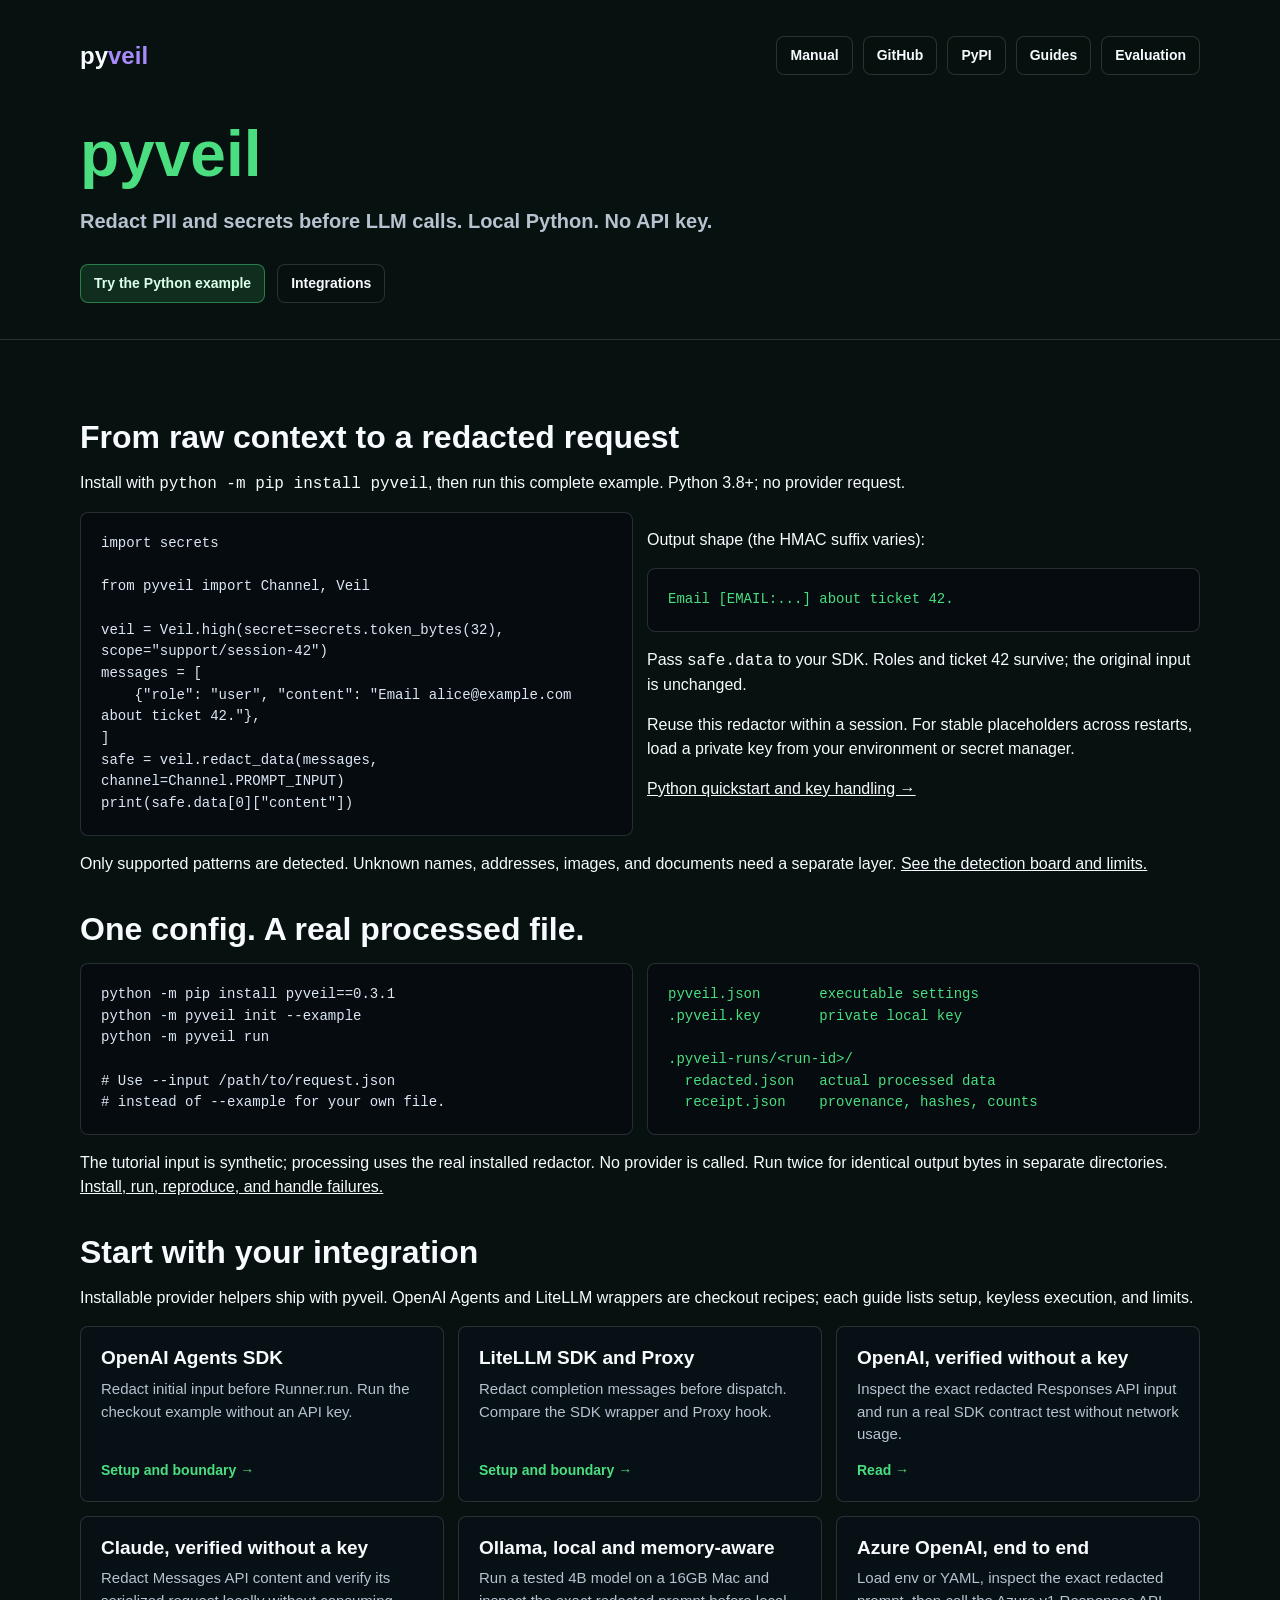
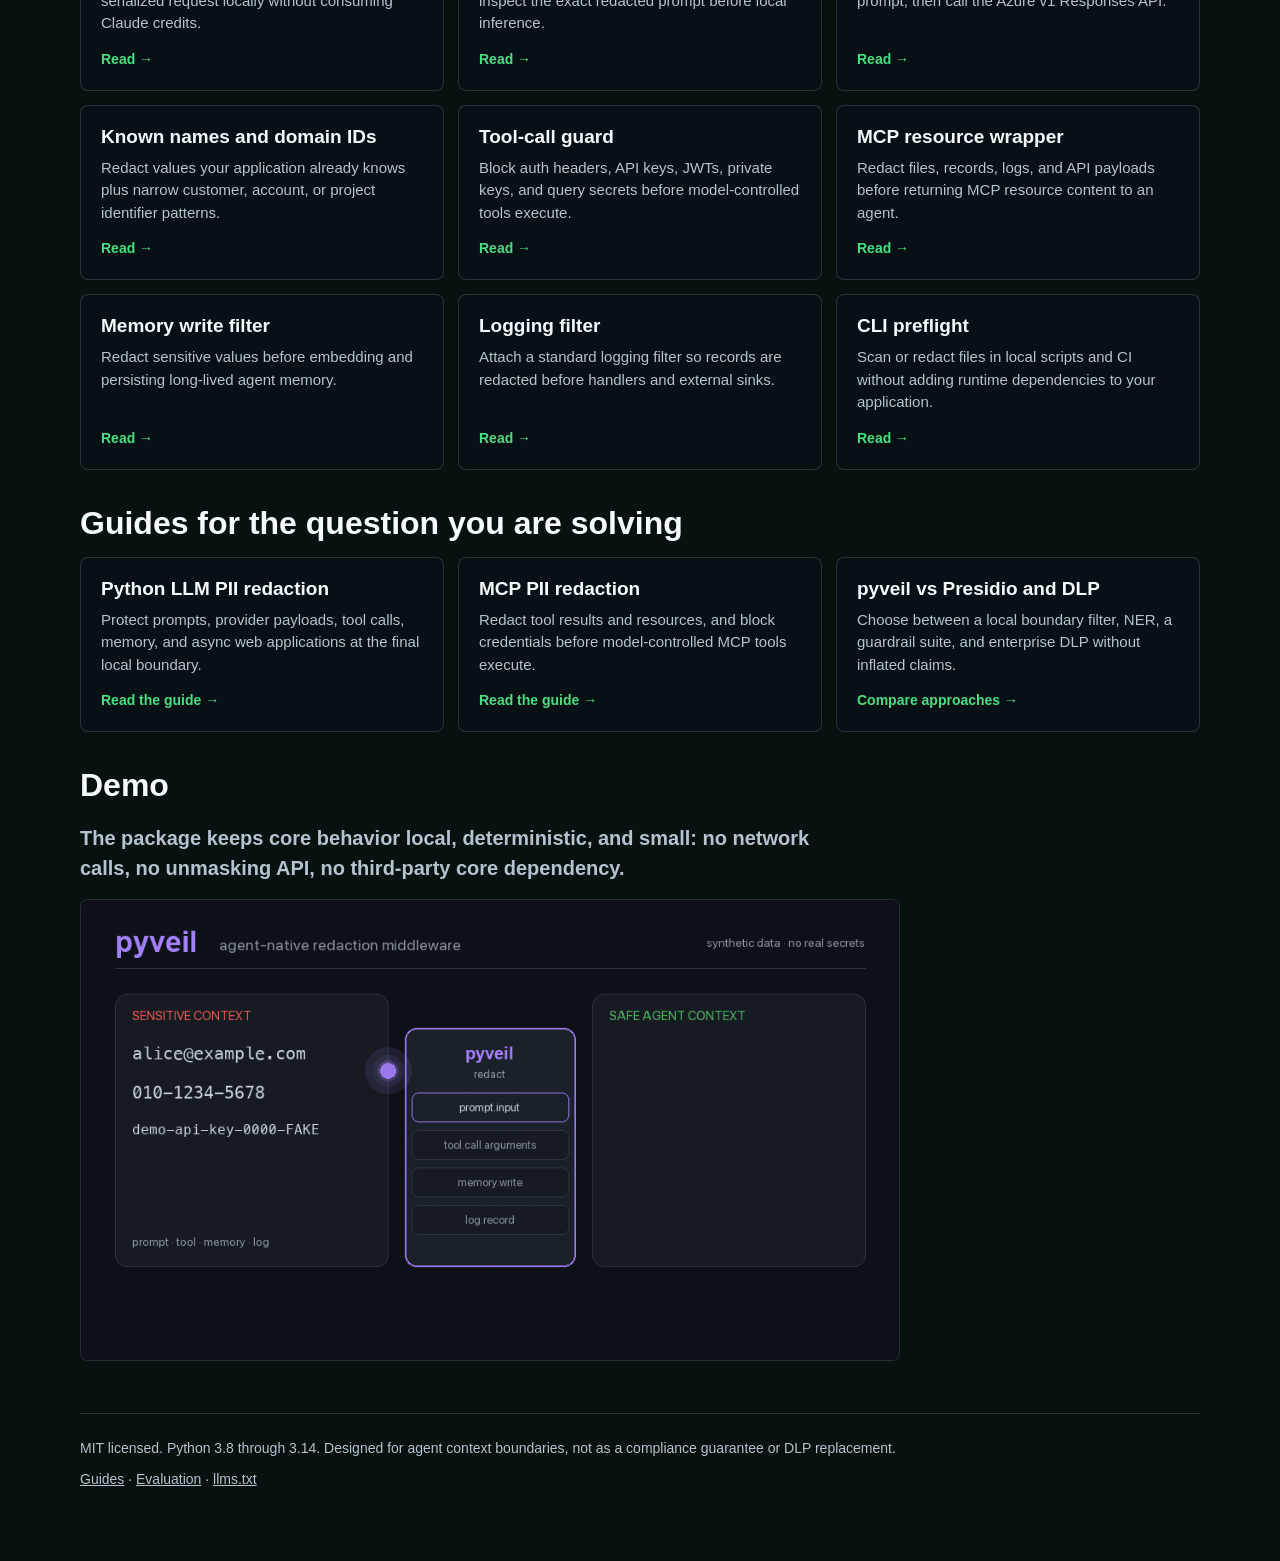
<file: docs/index.html>
<!doctype html>
<html lang="en">
<head>
  <meta charset="utf-8">
  <meta name="viewport" content="width=device-width, initial-scale=1">
  <title>pyveil - Python PII and secret redaction for LLM apps and AI agents</title>
  <meta name="description" content="Dependency-free Python middleware that redacts PII, API keys, tokens, and known sensitive values before LLM prompts, tool calls, MCP, memory, logs, and traces.">
  <meta name="keywords" content="Python PII redaction, LLM privacy, AI agent security, secret redaction, MCP security, tool call guardrail">
  <link rel="canonical" href="https://hyeonsangjeon.github.io/pyveil/">
  <link rel="icon" href="media/favicon.svg" type="image/svg+xml">
  <link rel="sitemap" href="sitemap.xml" type="application/xml">
  <link rel="alternate" href="llms.txt" type="text/plain" title="LLM-readable documentation">
  <meta property="og:type" content="website">
  <meta property="og:site_name" content="pyveil">
  <meta property="og:title" content="pyveil - PII and secret redaction for Python AI agents">
  <meta property="og:description" content="Local, dependency-free redaction before LLM prompts, tool calls, MCP, memory, logs, and traces.">
  <meta property="og:url" content="https://hyeonsangjeon.github.io/pyveil/">
  <meta property="og:image" content="https://hyeonsangjeon.github.io/pyveil/media/social-preview.png">
  <meta name="twitter:card" content="summary_large_image">
  <meta name="twitter:title" content="pyveil - PII and secret redaction for Python AI agents">
  <meta name="twitter:description" content="Local, dependency-free redaction before LLM prompts, tool calls, MCP, memory, logs, and traces.">
  <meta name="twitter:image" content="https://hyeonsangjeon.github.io/pyveil/media/social-preview.png">
  <script type="application/ld+json">
  {
    "@context": "https://schema.org",
    "@type": "SoftwareApplication",
    "name": "pyveil",
    "applicationCategory": "DeveloperApplication",
    "operatingSystem": "Any",
    "softwareVersion": "0.3.1",
    "programmingLanguage": "Python",
    "description": "Local PII and secret redaction for Python LLM apps and AI agents.",
    "url": "https://hyeonsangjeon.github.io/pyveil/",
    "downloadUrl": "https://pypi.org/project/pyveil/",
    "codeRepository": "https://github.com/hyeonsangjeon/pyveil",
    "license": "https://opensource.org/license/mit"
  }
  </script>
  <style>
    :root {
      color-scheme: dark;
      --bg: #07110f;
      --ink: #f7fbff;
      --muted: #b6c2cf;
      --line: rgba(255, 255, 255, 0.14);
      --panel: rgba(9, 17, 22, 0.88);
      --green: #4ade80;
      --violet: #a78bfa;
      --cyan: #22d3ee;
      --red: #fb7185;
    }

    * {
      box-sizing: border-box;
    }

    html,
    body {
      margin: 0;
      background: var(--bg);
      color: var(--ink);
      font-family: -apple-system, BlinkMacSystemFont, "SF Pro Display", "Helvetica Neue", Arial, sans-serif;
      line-height: 1.5;
      overflow-x: hidden;
    }

    a {
      color: inherit;
    }

    .hero {
      position: relative;
      display: block;
      padding: 36px;
      border-bottom: 1px solid var(--line);
    }

    .hero-inner,
    .section {
      width: min(1120px, 100%);
      margin: 0 auto;
      min-width: 0;
    }

    .nav {
      width: min(1120px, 100%);
      margin: 0 auto 48px;
      display: flex;
      align-items: center;
      justify-content: space-between;
      gap: 20px;
    }

    .brand {
      font-size: 24px;
      font-weight: 800;
      letter-spacing: 0;
    }

    .brand span {
      color: var(--violet);
    }

    .links {
      display: flex;
      gap: 10px;
      flex-wrap: wrap;
      justify-content: flex-end;
    }

    .links a,
    .button {
      display: inline-flex;
      align-items: center;
      min-height: 38px;
      padding: 8px 13px;
      border: 1px solid var(--line);
      border-radius: 8px;
      background: rgba(7, 17, 15, 0.72);
      color: var(--ink);
      text-decoration: none;
      font-weight: 700;
      font-size: 14px;
      backdrop-filter: blur(8px);
      flex: 0 0 auto;
      white-space: nowrap;
    }

    h1 {
      max-width: 760px;
      margin: 0;
      font-size: 64px;
      line-height: 0.98;
      letter-spacing: 0;
    }

    h1 strong {
      color: var(--green);
    }

    .lead {
      max-width: 760px;
      margin: 20px 0 0;
      color: var(--muted);
      font-size: 20px;
      font-weight: 600;
    }

    .actions {
      display: flex;
      flex-wrap: wrap;
      gap: 12px;
      margin-top: 28px;
    }

    .primary {
      border-color: rgba(74, 222, 128, 0.45);
      background: rgba(74, 222, 128, 0.14);
      color: #dfffea;
    }

    main {
      padding: 44px 36px 72px;
    }

    .section {
      margin-top: 36px;
    }

    .section h2 {
      margin: 0 0 16px;
      font-size: 32px;
      line-height: 1.1;
      letter-spacing: 0;
    }

    .grid {
      display: grid;
      grid-template-columns: repeat(3, minmax(0, 1fr));
      gap: 14px;
    }

    .recipe {
      display: flex;
      flex-direction: column;
      min-height: 160px;
      padding: 20px;
      border: 1px solid var(--line);
      border-radius: 8px;
      background: var(--panel);
      color: inherit;
      text-decoration: none;
      transition: border-color .15s ease, transform .15s ease;
    }

    a.recipe:hover {
      border-color: rgba(74, 222, 128, 0.5);
      transform: translateY(-2px);
      text-decoration: none;
    }

    a.recipe .more {
      margin-top: auto;
      padding-top: 14px;
      color: var(--green);
      font-weight: 700;
      font-size: 14px;
    }

    .recipe h3 {
      margin: 0 0 8px;
      font-size: 19px;
      line-height: 1.2;
    }

    .recipe p {
      margin: 0;
      color: var(--muted);
      font-size: 15px;
    }

    .code-row {
      display: grid;
      grid-template-columns: 1fr 1fr;
      gap: 14px;
      align-items: stretch;
    }

    pre {
      margin: 0;
      min-width: 0;
      padding: 20px;
      overflow: auto;
      white-space: pre-wrap;
      overflow-wrap: anywhere;
      border: 1px solid var(--line);
      border-radius: 8px;
      background: #050b0f;
      color: #dce7f5;
      font-size: 14px;
      line-height: 1.55;
    }

    code {
      font-family: "SF Mono", SFMono-Regular, Menlo, Monaco, Consolas, monospace;
    }

    .output {
      color: var(--green);
    }

    .demo {
      width: min(820px, 100%);
      display: block;
      margin-top: 16px;
      border: 1px solid var(--line);
      border-radius: 8px;
      background: #050b0f;
    }

    .footer {
      margin-top: 52px;
      padding-top: 24px;
      border-top: 1px solid var(--line);
      color: var(--muted);
      font-size: 14px;
    }

    @media (max-width: 820px) {
      .hero {
        padding: 28px 20px;
      }

      .nav {
        align-items: flex-start;
        flex-direction: column;
        gap: 12px;
        margin-bottom: 24px;
      }

      .links a:nth-child(n+4) {
        display: none;
      }

      h1 {
        max-width: 340px;
        font-size: 46px;
        overflow-wrap: anywhere;
      }

      main {
        padding: 32px 20px 56px;
      }

      .hero-inner,
      .section {
        width: 100%;
        max-width: calc(100vw - 40px);
      }

      .lead {
        max-width: 330px;
      }

      .grid,
      .code-row {
        grid-template-columns: 1fr;
        min-width: 0;
      }

      .section h2 {
        font-size: 28px;
        overflow-wrap: anywhere;
      }

      .recipe,
      pre {
        max-width: 100%;
        min-width: 0;
      }

      .actions {
        max-width: 340px;
      }
    }
  </style>
</head>
<body>
  <header class="hero">
    <nav class="nav" aria-label="Primary">
      <div class="brand">py<span>veil</span></div>
      <div class="links">
        <a class="primary" href="manual.html">Manual</a>
        <a href="https://github.com/hyeonsangjeon/pyveil">GitHub</a>
        <a href="https://pypi.org/project/pyveil/">PyPI</a>
        <a href="guides/">Guides</a>
        <a href="evaluation.html">Evaluation</a>
      </div>
    </nav>
    <div class="hero-inner">
      <h1><strong>pyveil</strong></h1>
      <p class="lead">Redact PII and secrets before LLM calls. Local Python. No API key.</p>
      <div class="actions">
        <a class="button primary" href="#quickstart">Try the Python example</a>
        <a class="button" href="#integrations">Integrations</a>
      </div>
    </div>
  </header>

  <main>
    <section class="section" id="quickstart">
      <h2>From raw context to a redacted request</h2>
      <p>Install with <code>python -m pip install pyveil</code>, then run this complete example. Python 3.8+; no provider request.</p>
      <div class="code-row">
        <pre><code data-quickstart>import secrets

from pyveil import Channel, Veil

veil = Veil.high(secret=secrets.token_bytes(32), scope="support/session-42")
messages = [
    {"role": "user", "content": "Email alice@example.com about ticket 42."},
]
safe = veil.redact_data(messages, channel=Channel.PROMPT_INPUT)
print(safe.data[0]["content"])</code></pre>
        <div>
          <p>Output shape (the HMAC suffix varies):</p>
          <pre class="output"><code>Email [EMAIL:...] about ticket 42.</code></pre>
          <p>Pass <code>safe.data</code> to your SDK. Roles and ticket 42 survive; the original input is unchanged.</p>
          <p>Reuse this redactor within a session. For stable placeholders across restarts, load a private key from your environment or secret manager.</p>
          <a href="manual.html#quickstart">Python quickstart and key handling &rarr;</a>
        </div>
      </div>
      <p>Only supported patterns are detected. Unknown names, addresses, images, and documents need a separate layer.
      <a href="manual.html#detectors">See the detection board and limits.</a></p>
    </section>

    <section class="section">
      <h2>One config. A real processed file.</h2>
      <div class="code-row">
        <pre><code>python -m pip install pyveil==0.3.1
python -m pyveil init --example
python -m pyveil run

# Use --input /path/to/request.json
# instead of --example for your own file.</code></pre>
        <pre class="output"><code>pyveil.json       executable settings
.pyveil.key       private local key

.pyveil-runs/&lt;run-id&gt;/
  redacted.json   actual processed data
  receipt.json    provenance, hashes, counts</code></pre>
      </div>
      <p>The tutorial input is synthetic; processing uses the real installed redactor.
      No provider is called. Run twice for identical output bytes in separate directories.
      <a href="manual.html#file-runs">Install, run, reproduce, and handle failures.</a></p>
    </section>

    <section class="section" id="integrations">
      <h2>Start with your integration</h2>
      <p>Installable provider helpers ship with pyveil. OpenAI Agents and LiteLLM wrappers are checkout recipes; each guide lists setup, keyless execution, and limits.</p>
      <div class="grid">
        <a class="recipe" href="https://github.com/hyeonsangjeon/pyveil/blob/main/docs/integrations/openai-agents-vs-litellm.md#openai-agents-sdk">
          <h3>OpenAI Agents SDK</h3>
          <p>Redact initial input before Runner.run. Run the checkout example without an API key.</p>
          <span class="more">Setup and boundary &rarr;</span>
        </a>
        <a class="recipe" href="https://github.com/hyeonsangjeon/pyveil/blob/main/docs/integrations/openai-agents-vs-litellm.md#litellm-proxy">
          <h3>LiteLLM SDK and Proxy</h3>
          <p>Redact completion messages before dispatch. Compare the SDK wrapper and Proxy hook.</p>
          <span class="more">Setup and boundary &rarr;</span>
        </a>
        <a class="recipe" href="manual.html#openai">
          <h3>OpenAI, verified without a key</h3>
          <p>Inspect the exact redacted Responses API input and run a real SDK contract test without network usage.</p>
          <span class="more">Read &rarr;</span>
        </a>
        <a class="recipe" href="manual.html#anthropic">
          <h3>Claude, verified without a key</h3>
          <p>Redact Messages API content and verify its serialized request locally without consuming Claude credits.</p>
          <span class="more">Read &rarr;</span>
        </a>
        <a class="recipe" href="manual.html#ollama">
          <h3>Ollama, local and memory-aware</h3>
          <p>Run a tested 4B model on a 16GB Mac and inspect the exact redacted prompt before local inference.</p>
          <span class="more">Read &rarr;</span>
        </a>
        <a class="recipe" href="manual.html#azure-openai">
          <h3>Azure OpenAI, end to end</h3>
          <p>Load env or YAML, inspect the exact redacted prompt, then call the Azure v1 Responses API.</p>
          <span class="more">Read &rarr;</span>
        </a>
        <a class="recipe" href="manual.html#custom-rules">
          <h3>Known names and domain IDs</h3>
          <p>Redact values your application already knows plus narrow customer, account, or project identifier patterns.</p>
          <span class="more">Read &rarr;</span>
        </a>
        <a class="recipe" href="manual.html#policy">
          <h3>Tool-call guard</h3>
          <p>Block auth headers, API keys, JWTs, private keys, and query secrets before model-controlled tools execute.</p>
          <span class="more">Read &rarr;</span>
        </a>
        <a class="recipe" href="manual.html#integrations">
          <h3>MCP resource wrapper</h3>
          <p>Redact files, records, logs, and API payloads before returning MCP resource content to an agent.</p>
          <span class="more">Read &rarr;</span>
        </a>
        <a class="recipe" href="manual.html#recipes">
          <h3>Memory write filter</h3>
          <p>Redact sensitive values before embedding and persisting long-lived agent memory.</p>
          <span class="more">Read &rarr;</span>
        </a>
        <a class="recipe" href="manual.html#integrations">
          <h3>Logging filter</h3>
          <p>Attach a standard logging filter so records are redacted before handlers and external sinks.</p>
          <span class="more">Read &rarr;</span>
        </a>
        <a class="recipe" href="manual.html#cli">
          <h3>CLI preflight</h3>
          <p>Scan or redact files in local scripts and CI without adding runtime dependencies to your application.</p>
          <span class="more">Read &rarr;</span>
        </a>
      </div>
    </section>

    <section class="section">
      <h2>Guides for the question you are solving</h2>
      <div class="grid">
        <a class="recipe" href="guides/python-llm-pii-redaction.html">
          <h3>Python LLM PII redaction</h3>
          <p>Protect prompts, provider payloads, tool calls, memory, and async web applications at the final local boundary.</p>
          <span class="more">Read the guide &rarr;</span>
        </a>
        <a class="recipe" href="guides/mcp-pii-redaction.html">
          <h3>MCP PII redaction</h3>
          <p>Redact tool results and resources, and block credentials before model-controlled MCP tools execute.</p>
          <span class="more">Read the guide &rarr;</span>
        </a>
        <a class="recipe" href="guides/pyveil-vs-presidio.html">
          <h3>pyveil vs Presidio and DLP</h3>
          <p>Choose between a local boundary filter, NER, a guardrail suite, and enterprise DLP without inflated claims.</p>
          <span class="more">Compare approaches &rarr;</span>
        </a>
      </div>
    </section>

    <section class="section">
      <h2>Demo</h2>
      <p class="lead">The package keeps core behavior local, deterministic, and small: no network calls, no unmasking API, no third-party core dependency.</p>
      <img class="demo" src="media/pyveil-awesome-demo.gif" loading="lazy" alt="pyveil redacts synthetic sensitive context before agent boundaries">
    </section>

    <footer class="section footer">
      <div>MIT licensed. Python 3.8 through 3.14. Designed for agent context boundaries, not as a compliance guarantee or DLP replacement.</div>
      <div style="margin-top:10px;">
        <a href="guides/">Guides</a> &middot;
        <a href="evaluation.html">Evaluation</a> &middot;
        <a href="llms.txt">llms.txt</a>
      </div>
    </footer>
  </main>
</body>
</html>
</file>
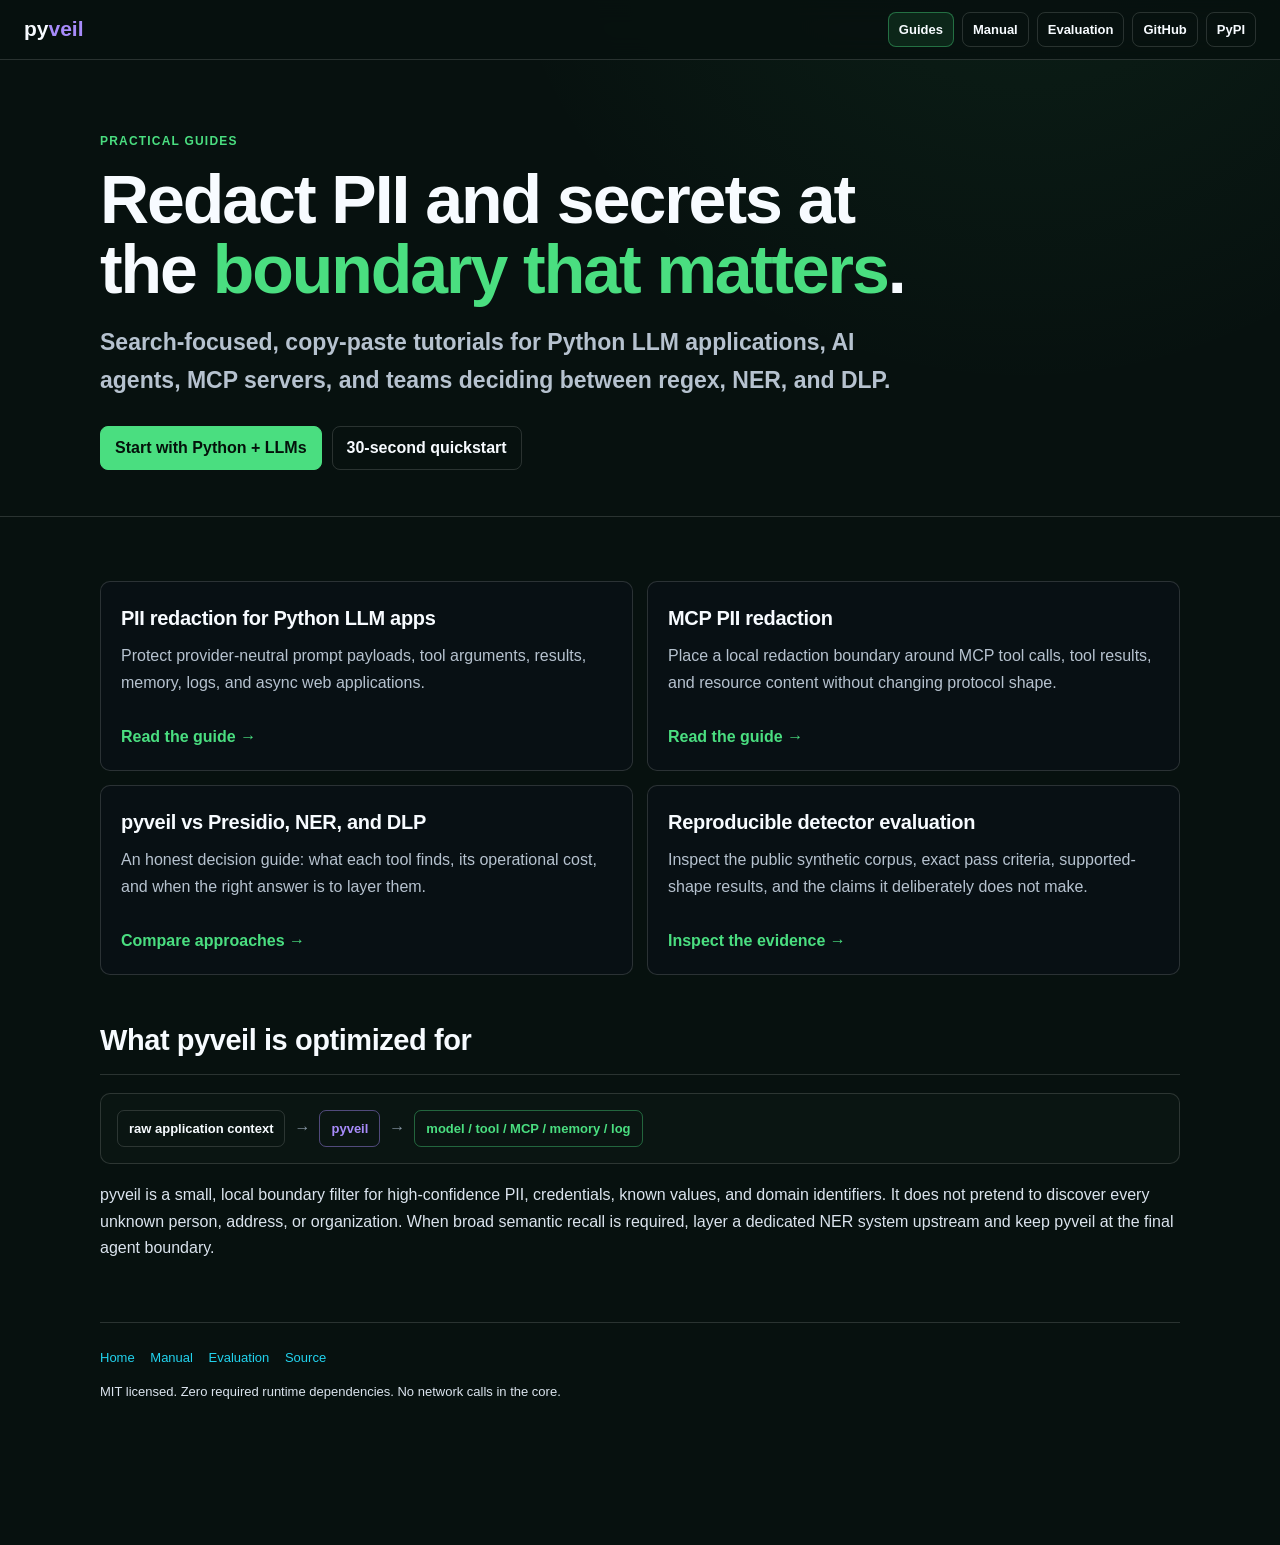
<file: docs/guides/index.html>
<!doctype html>
<html lang="en">
<head>
  <meta charset="utf-8">
  <meta name="viewport" content="width=device-width, initial-scale=1">
  <title>Python LLM PII redaction guides | pyveil</title>
  <meta name="description" content="Practical Python guides for redacting PII and secrets before LLM prompts, AI agent tool calls, MCP resources, memory, logs, and traces.">
  <link rel="canonical" href="https://hyeonsangjeon.github.io/pyveil/guides/">
  <link rel="icon" href="../media/favicon.svg" type="image/svg+xml">
  <link rel="sitemap" href="../sitemap.xml" type="application/xml">
  <link rel="alternate" href="../llms.txt" type="text/plain" title="LLM-readable documentation">
  <meta property="og:type" content="website">
  <meta property="og:site_name" content="pyveil">
  <meta property="og:title" content="Python LLM PII redaction guides">
  <meta property="og:description" content="Boundary-first tutorials for Python LLM apps, AI agents, MCP, and runtime secret redaction.">
  <meta property="og:url" content="https://hyeonsangjeon.github.io/pyveil/guides/">
  <meta property="og:image" content="https://hyeonsangjeon.github.io/pyveil/media/social-preview.png">
  <meta name="twitter:card" content="summary_large_image">
  <link rel="stylesheet" href="style.css">
  <script type="application/ld+json">
  {
    "@context": "https://schema.org",
    "@type": "CollectionPage",
    "name": "pyveil Python LLM PII redaction guides",
    "url": "https://hyeonsangjeon.github.io/pyveil/guides/",
    "description": "Practical Python guides for local PII and secret redaction at LLM and AI agent boundaries.",
    "isPartOf": {"@type": "WebSite", "name": "pyveil", "url": "https://hyeonsangjeon.github.io/pyveil/"}
  }
  </script>
</head>
<body>
  <header class="topbar">
    <a class="brand" href="../">py<span>veil</span></a>
    <nav class="nav" aria-label="Primary">
      <a class="active" href="./">Guides</a>
      <a href="../manual.html">Manual</a>
      <a href="../evaluation.html">Evaluation</a>
      <a href="https://github.com/hyeonsangjeon/pyveil">GitHub</a>
      <a href="https://pypi.org/project/pyveil/">PyPI</a>
    </nav>
  </header>

  <div class="hero">
    <div class="shell">
      <p class="eyebrow">Practical guides</p>
      <h1>Redact PII and secrets at the <strong>boundary that matters</strong>.</h1>
      <p class="lede">Search-focused, copy-paste tutorials for Python LLM applications, AI agents, MCP servers, and teams deciding between regex, NER, and DLP.</p>
      <div class="actions">
        <a class="button primary" href="python-llm-pii-redaction.html">Start with Python + LLMs</a>
        <a class="button" href="../manual.html#quickstart">30-second quickstart</a>
      </div>
    </div>
  </div>

  <main class="shell">
    <div class="cards">
      <a class="card" href="python-llm-pii-redaction.html">
        <h2>PII redaction for Python LLM apps</h2>
        <p>Protect provider-neutral prompt payloads, tool arguments, results, memory, logs, and async web applications.</p>
        <span class="more">Read the guide &rarr;</span>
      </a>
      <a class="card" href="mcp-pii-redaction.html">
        <h2>MCP PII redaction</h2>
        <p>Place a local redaction boundary around MCP tool calls, tool results, and resource content without changing protocol shape.</p>
        <span class="more">Read the guide &rarr;</span>
      </a>
      <a class="card" href="pyveil-vs-presidio.html">
        <h2>pyveil vs Presidio, NER, and DLP</h2>
        <p>An honest decision guide: what each tool finds, its operational cost, and when the right answer is to layer them.</p>
        <span class="more">Compare approaches &rarr;</span>
      </a>
      <a class="card" href="../evaluation.html">
        <h2>Reproducible detector evaluation</h2>
        <p>Inspect the public synthetic corpus, exact pass criteria, supported-shape results, and the claims it deliberately does not make.</p>
        <span class="more">Inspect the evidence &rarr;</span>
      </a>
    </div>

    <section>
      <h2>What pyveil is optimized for</h2>
      <div class="flow">
        <span class="node">raw application context</span>
        <span class="arrow">&rarr;</span>
        <span class="node veil">pyveil</span>
        <span class="arrow">&rarr;</span>
        <span class="node safe">model / tool / MCP / memory / log</span>
      </div>
      <p>pyveil is a small, local boundary filter for high-confidence PII, credentials, known values, and domain identifiers. It does not pretend to discover every unknown person, address, or organization. When broad semantic recall is required, layer a dedicated NER system upstream and keep pyveil at the final agent boundary.</p>
    </section>

    <footer class="footer">
      <a href="../">Home</a>
      <a href="../manual.html">Manual</a>
      <a href="../evaluation.html">Evaluation</a>
      <a href="https://github.com/hyeonsangjeon/pyveil">Source</a>
      <p>MIT licensed. Zero required runtime dependencies. No network calls in the core.</p>
    </footer>
  </main>
</body>
</html>
</file>
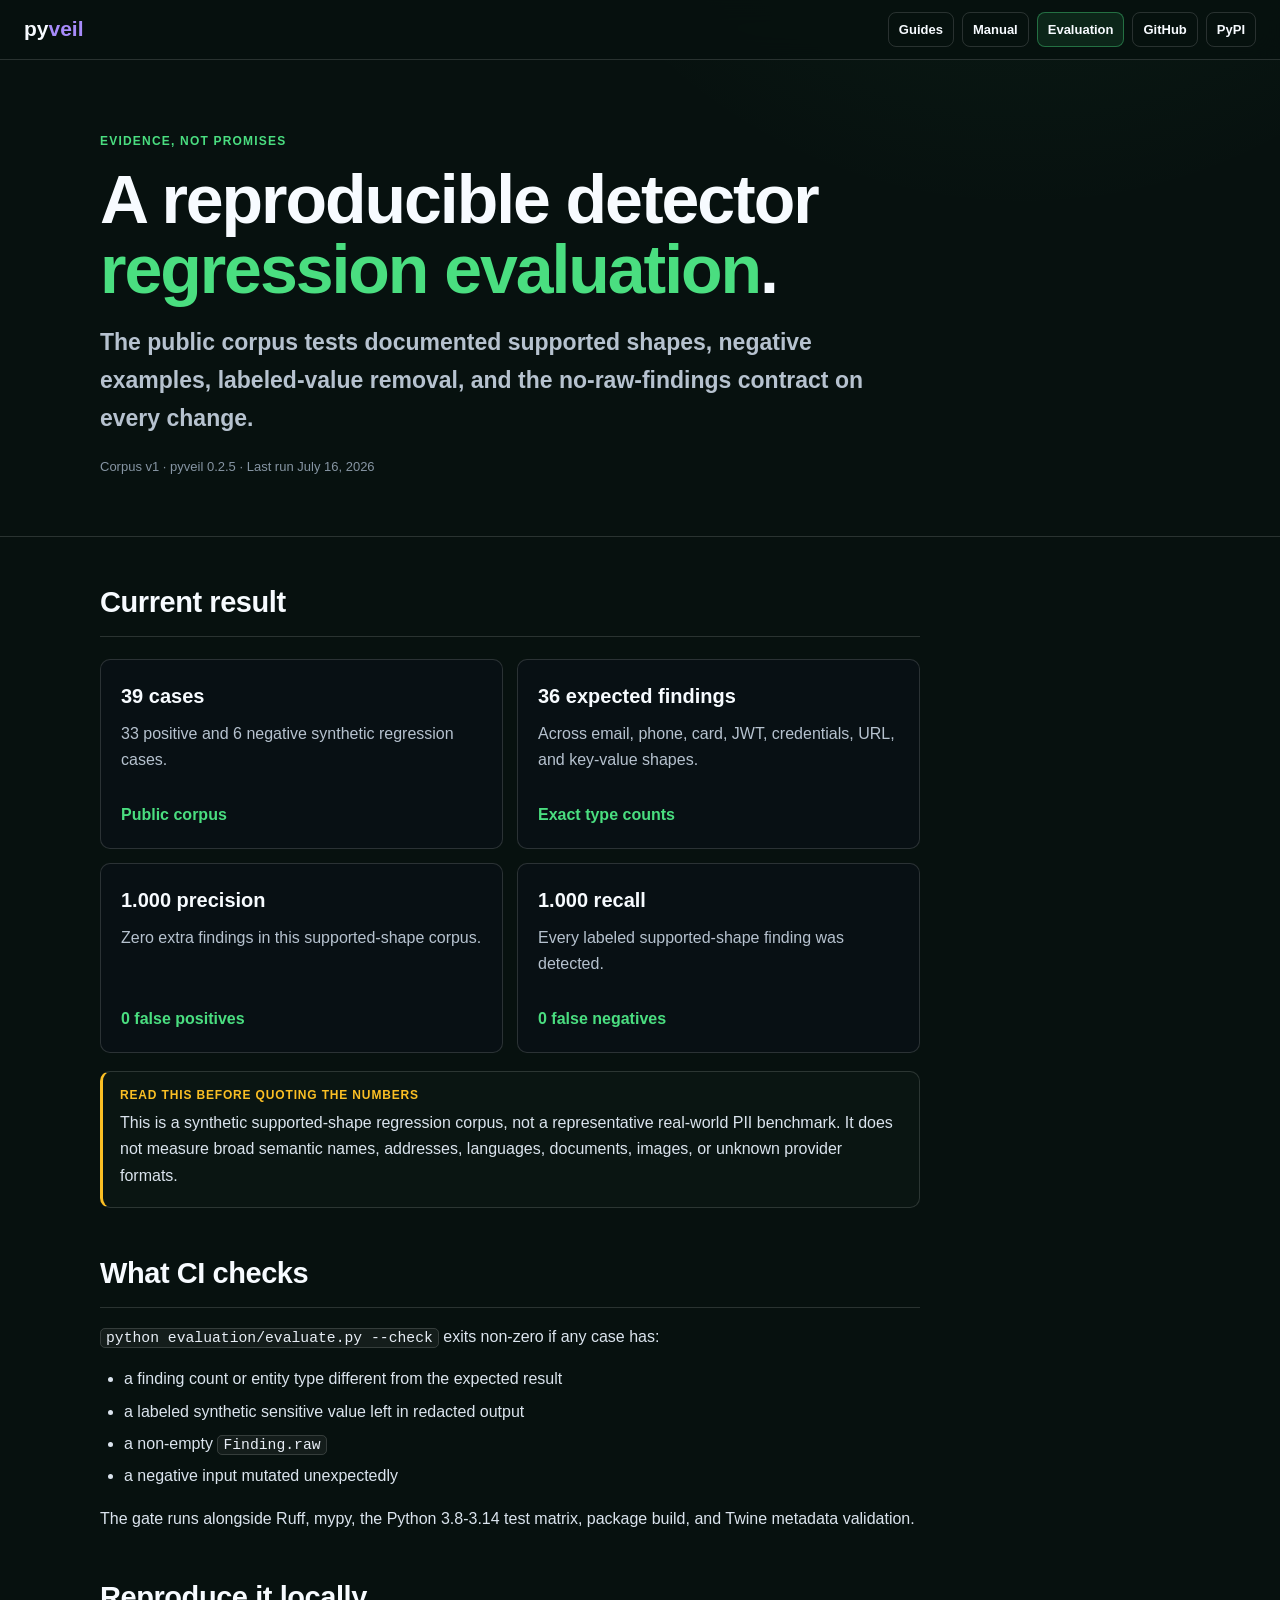
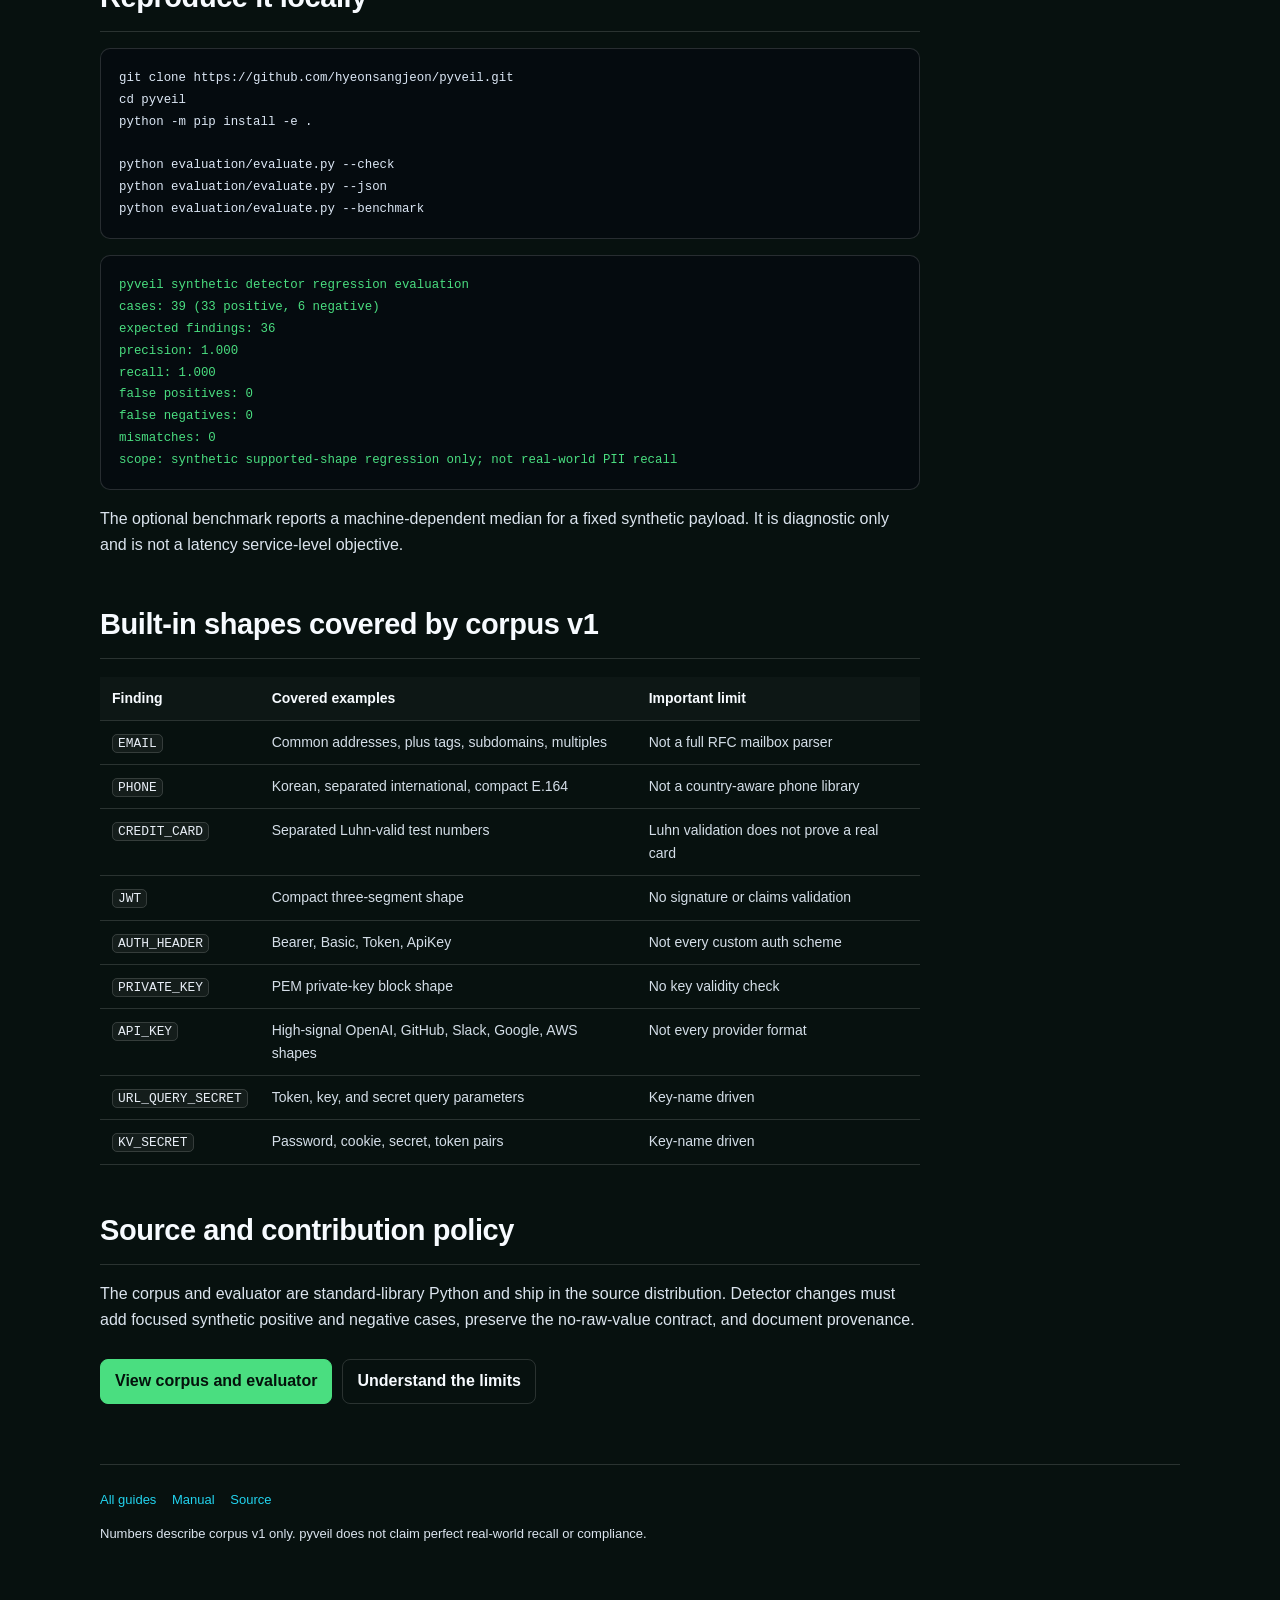
<file: docs/evaluation.html>
<!doctype html>
<html lang="en">
<head>
  <meta charset="utf-8">
  <meta name="viewport" content="width=device-width, initial-scale=1">
  <title>pyveil detector evaluation: reproducible evidence</title>
  <meta name="description" content="Reproduce pyveil's synthetic detector regression evaluation: 39 supported-shape cases, exact mismatch checks, raw-value leak checks, and honest limitations.">
  <link rel="canonical" href="https://hyeonsangjeon.github.io/pyveil/evaluation.html">
  <link rel="icon" href="media/favicon.svg" type="image/svg+xml">
  <link rel="sitemap" href="sitemap.xml" type="application/xml">
  <link rel="alternate" href="llms.txt" type="text/plain" title="LLM-readable documentation">
  <meta property="og:type" content="article">
  <meta property="og:site_name" content="pyveil">
  <meta property="og:title" content="pyveil detector evaluation: reproducible evidence">
  <meta property="og:description" content="A public synthetic corpus, exact CI gate, and explicit limits for pyveil's built-in detectors.">
  <meta property="og:url" content="https://hyeonsangjeon.github.io/pyveil/evaluation.html">
  <meta property="og:image" content="https://hyeonsangjeon.github.io/pyveil/media/social-preview.png">
  <meta name="twitter:card" content="summary_large_image">
  <link rel="stylesheet" href="guides/style.css">
  <script type="application/ld+json">
  {
    "@context": "https://schema.org",
    "@type": "TechArticle",
    "headline": "pyveil detector evaluation: reproducible evidence",
    "datePublished": "2026-07-11",
    "dateModified": "2026-07-11",
    "author": {"@type": "Person", "name": "Hyeon Sang Jeon"},
    "mainEntityOfPage": "https://hyeonsangjeon.github.io/pyveil/evaluation.html",
    "about": ["PII detection evaluation", "secret redaction", "Python testing"]
  }
  </script>
</head>
<body>
  <header class="topbar">
    <a class="brand" href="./">py<span>veil</span></a>
    <nav class="nav" aria-label="Primary">
      <a href="guides/">Guides</a>
      <a href="manual.html">Manual</a>
      <a class="active" href="evaluation.html">Evaluation</a>
      <a href="https://github.com/hyeonsangjeon/pyveil">GitHub</a>
      <a href="https://pypi.org/project/pyveil/">PyPI</a>
    </nav>
  </header>

  <div class="hero">
    <div class="shell">
      <p class="eyebrow">Evidence, not promises</p>
      <h1>A reproducible detector <strong>regression evaluation</strong>.</h1>
      <p class="lede">The public corpus tests documented supported shapes, negative examples, labeled-value removal, and the no-raw-findings contract on every change.</p>
      <p class="meta">Corpus v1 &middot; pyveil 0.2.5 &middot; Last run July 16, 2026</p>
    </div>
  </div>

  <main class="shell">
    <article>
      <section>
        <h2>Current result</h2>
        <div class="cards">
          <div class="card"><h3>39 cases</h3><p>33 positive and 6 negative synthetic regression cases.</p><span class="more">Public corpus</span></div>
          <div class="card"><h3>36 expected findings</h3><p>Across email, phone, card, JWT, credentials, URL, and key-value shapes.</p><span class="more">Exact type counts</span></div>
          <div class="card"><h3>1.000 precision</h3><p>Zero extra findings in this supported-shape corpus.</p><span class="more">0 false positives</span></div>
          <div class="card"><h3>1.000 recall</h3><p>Every labeled supported-shape finding was detected.</p><span class="more">0 false negatives</span></div>
        </div>
        <div class="callout warn">
          <strong>Read this before quoting the numbers</strong>
          <p>This is a synthetic supported-shape regression corpus, not a representative real-world PII benchmark. It does not measure broad semantic names, addresses, languages, documents, images, or unknown provider formats.</p>
        </div>
      </section>

      <section>
        <h2>What CI checks</h2>
        <p><code>python evaluation/evaluate.py --check</code> exits non-zero if any case has:</p>
        <ul>
          <li>a finding count or entity type different from the expected result</li>
          <li>a labeled synthetic sensitive value left in redacted output</li>
          <li>a non-empty <code>Finding.raw</code></li>
          <li>a negative input mutated unexpectedly</li>
        </ul>
        <p>The gate runs alongside Ruff, mypy, the Python 3.8-3.14 test matrix, package build, and Twine metadata validation.</p>
      </section>

      <section>
        <h2>Reproduce it locally</h2>
        <pre><code>git clone https://github.com/hyeonsangjeon/pyveil.git
cd pyveil
python -m pip install -e .

python evaluation/evaluate.py --check
python evaluation/evaluate.py --json
python evaluation/evaluate.py --benchmark</code></pre>
        <pre class="out"><code>pyveil synthetic detector regression evaluation
cases: 39 (33 positive, 6 negative)
expected findings: 36
precision: 1.000
recall: 1.000
false positives: 0
false negatives: 0
mismatches: 0
scope: synthetic supported-shape regression only; not real-world PII recall</code></pre>
        <p>The optional benchmark reports a machine-dependent median for a fixed synthetic payload. It is diagnostic only and is not a latency service-level objective.</p>
      </section>

      <section>
        <h2>Built-in shapes covered by corpus v1</h2>
        <table>
          <thead><tr><th>Finding</th><th>Covered examples</th><th>Important limit</th></tr></thead>
          <tbody>
            <tr><td><code>EMAIL</code></td><td>Common addresses, plus tags, subdomains, multiples</td><td>Not a full RFC mailbox parser</td></tr>
            <tr><td><code>PHONE</code></td><td>Korean, separated international, compact E.164</td><td>Not a country-aware phone library</td></tr>
            <tr><td><code>CREDIT_CARD</code></td><td>Separated Luhn-valid test numbers</td><td>Luhn validation does not prove a real card</td></tr>
            <tr><td><code>JWT</code></td><td>Compact three-segment shape</td><td>No signature or claims validation</td></tr>
            <tr><td><code>AUTH_HEADER</code></td><td>Bearer, Basic, Token, ApiKey</td><td>Not every custom auth scheme</td></tr>
            <tr><td><code>PRIVATE_KEY</code></td><td>PEM private-key block shape</td><td>No key validity check</td></tr>
            <tr><td><code>API_KEY</code></td><td>High-signal OpenAI, GitHub, Slack, Google, AWS shapes</td><td>Not every provider format</td></tr>
            <tr><td><code>URL_QUERY_SECRET</code></td><td>Token, key, and secret query parameters</td><td>Key-name driven</td></tr>
            <tr><td><code>KV_SECRET</code></td><td>Password, cookie, secret, token pairs</td><td>Key-name driven</td></tr>
          </tbody>
        </table>
      </section>

      <section>
        <h2>Source and contribution policy</h2>
        <p>The corpus and evaluator are standard-library Python and ship in the source distribution. Detector changes must add focused synthetic positive and negative cases, preserve the no-raw-value contract, and document provenance.</p>
        <div class="actions">
          <a class="button primary" href="https://github.com/hyeonsangjeon/pyveil/tree/main/evaluation">View corpus and evaluator</a>
          <a class="button" href="guides/pyveil-vs-presidio.html">Understand the limits</a>
        </div>
      </section>
    </article>

    <footer class="footer">
      <a href="guides/">All guides</a>
      <a href="manual.html">Manual</a>
      <a href="https://github.com/hyeonsangjeon/pyveil">Source</a>
      <p>Numbers describe corpus v1 only. pyveil does not claim perfect real-world recall or compliance.</p>
    </footer>
  </main>
</body>
</html>
</file>
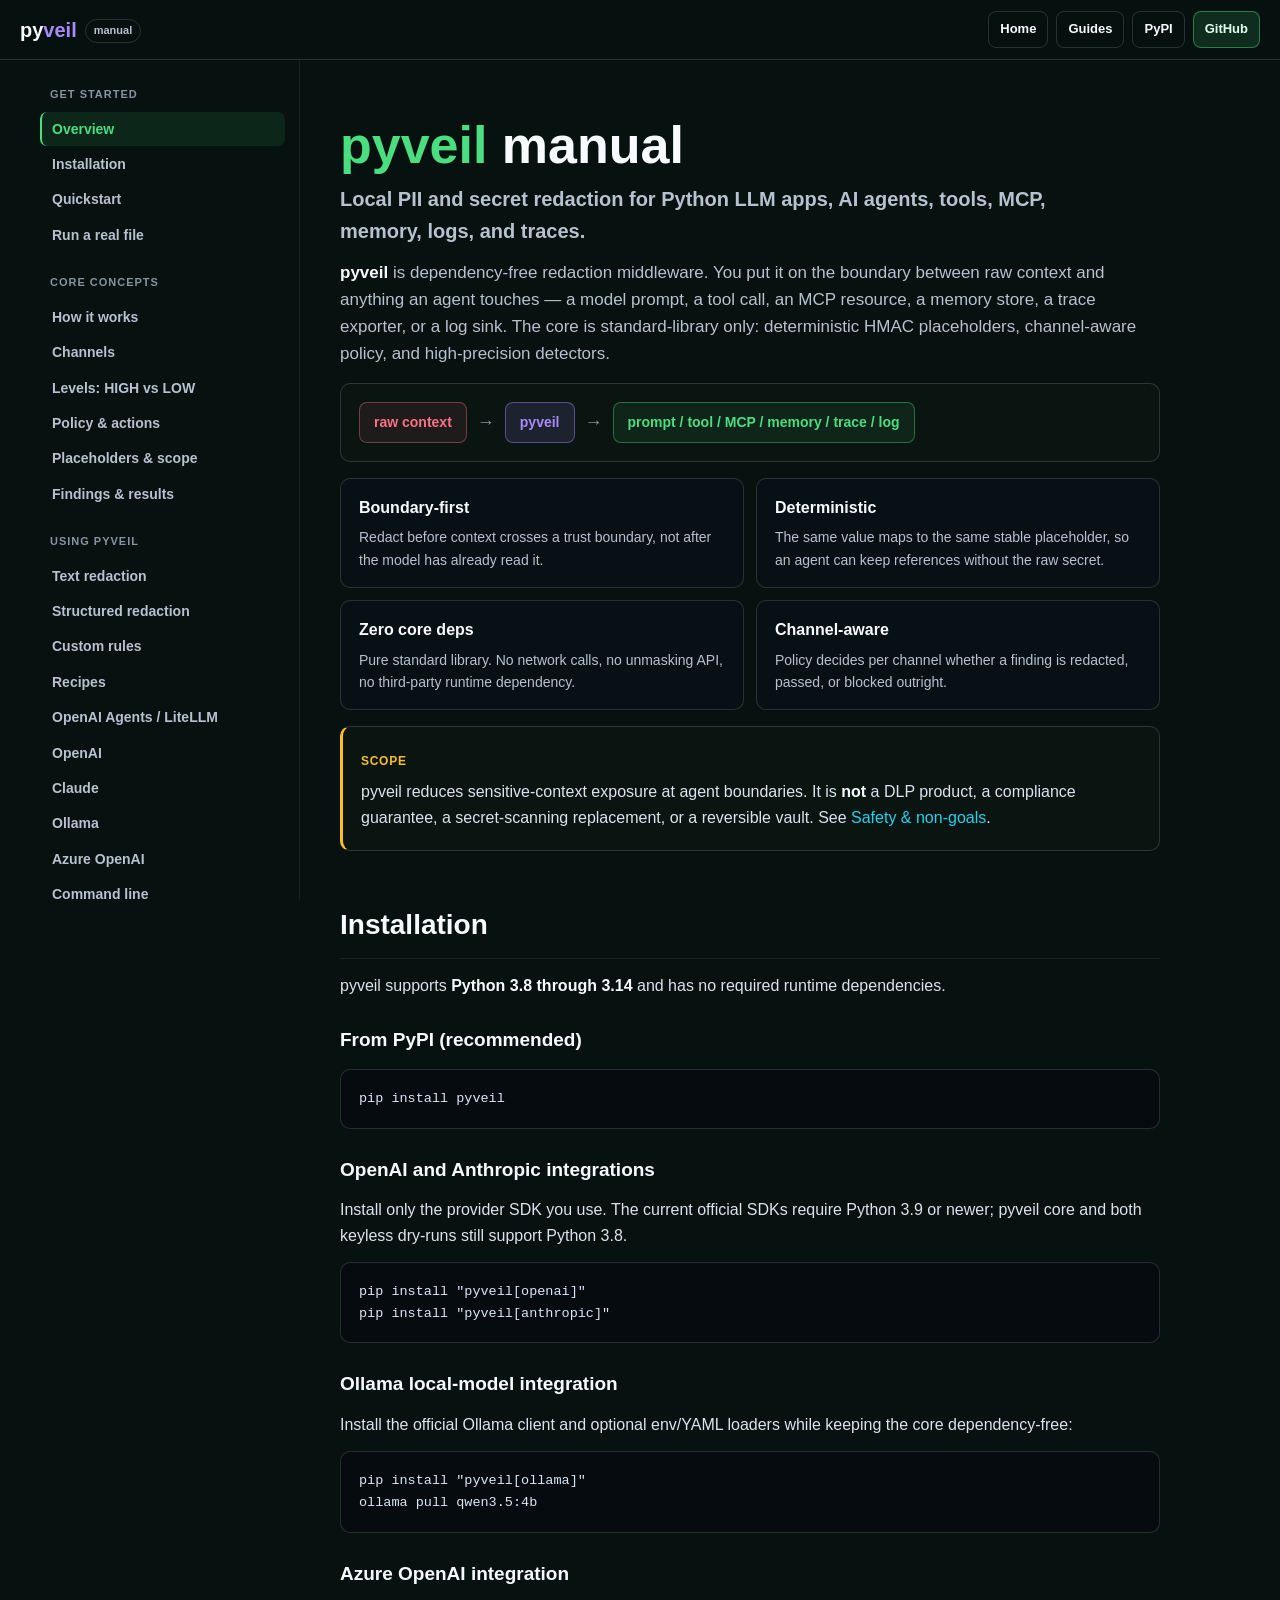
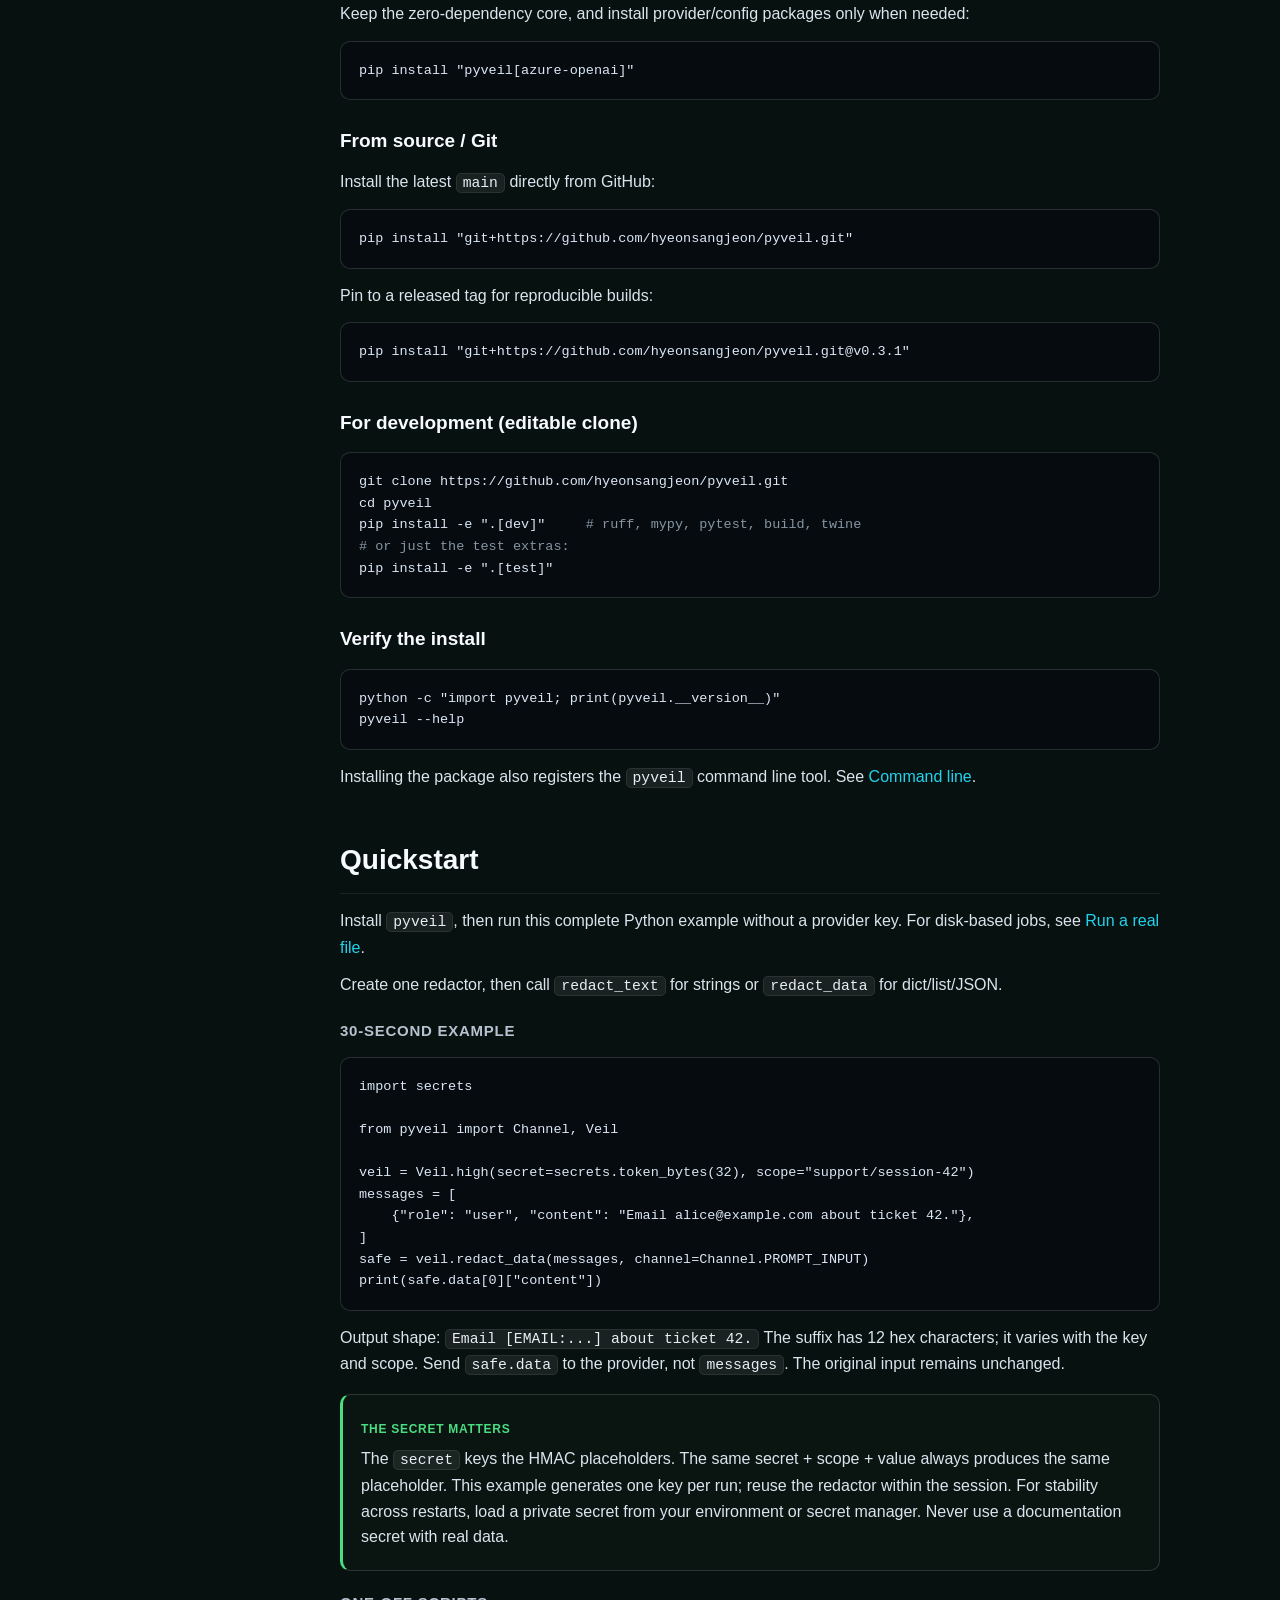
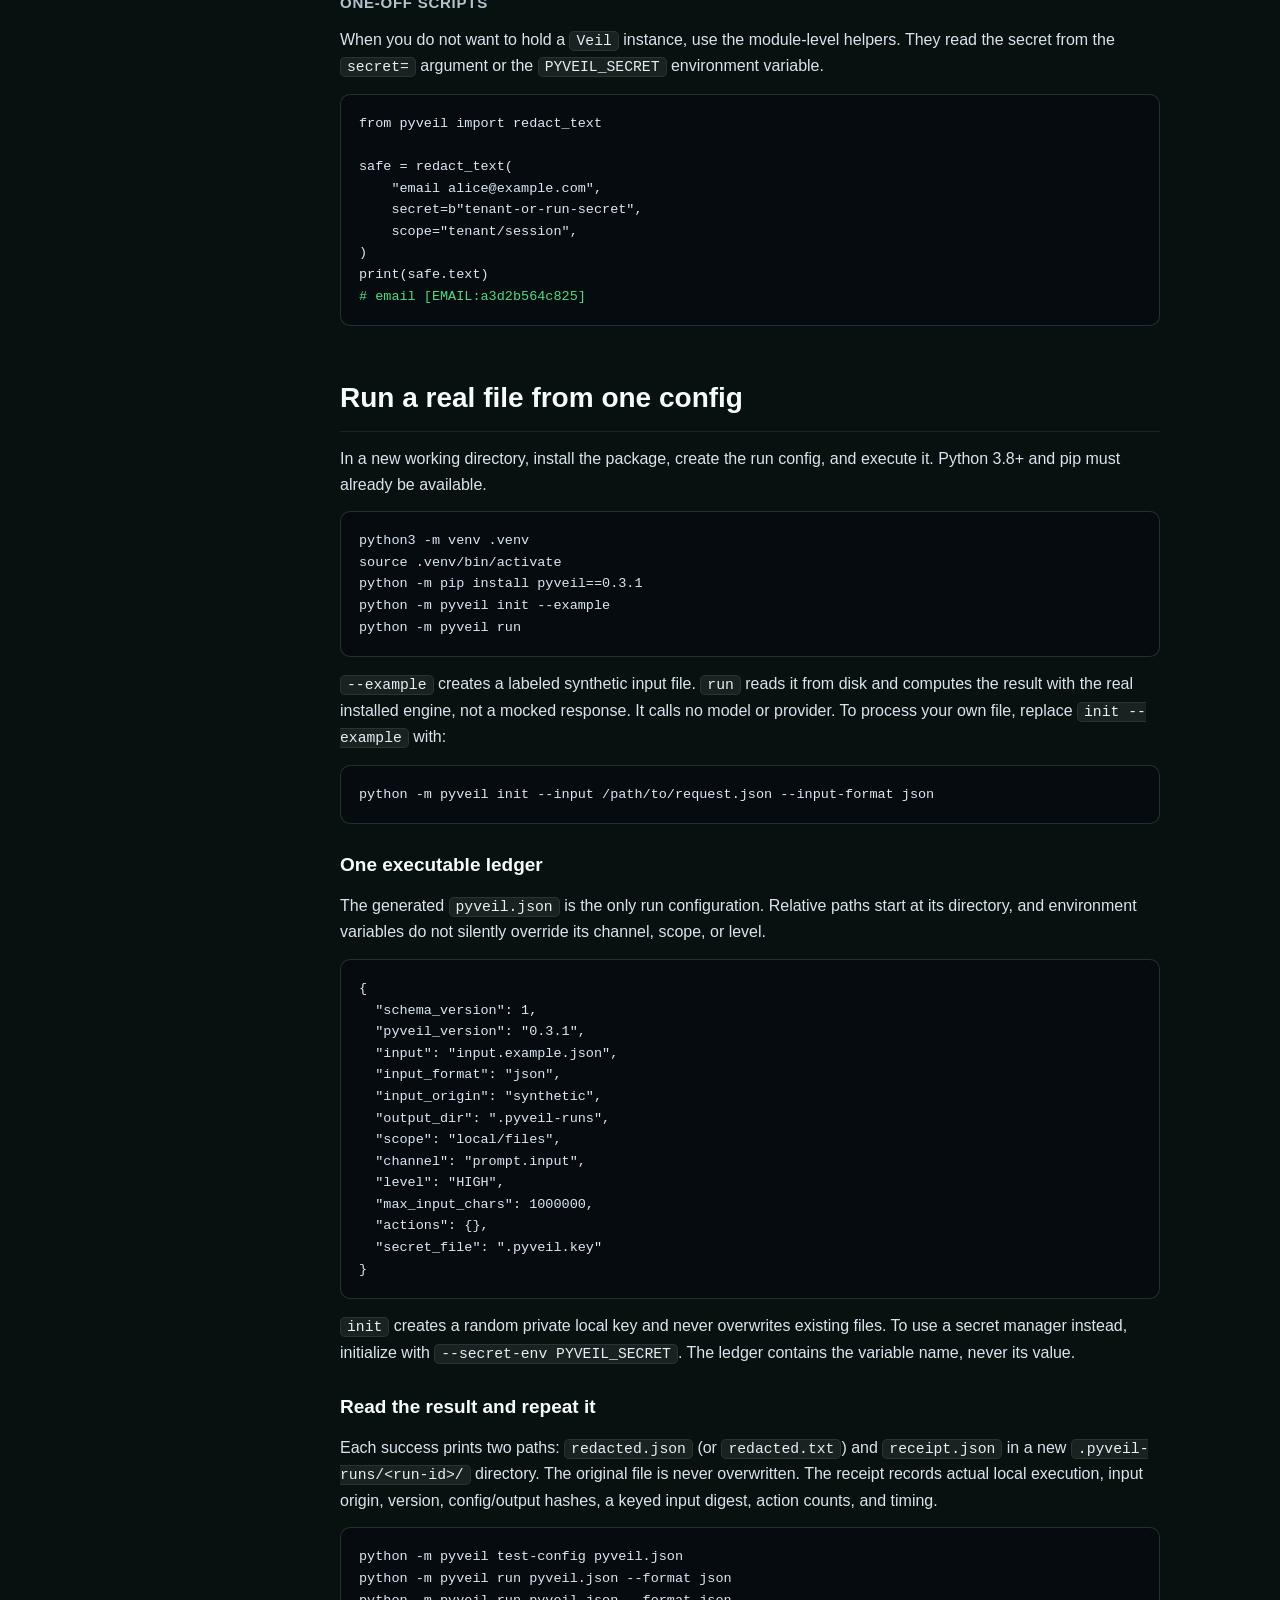
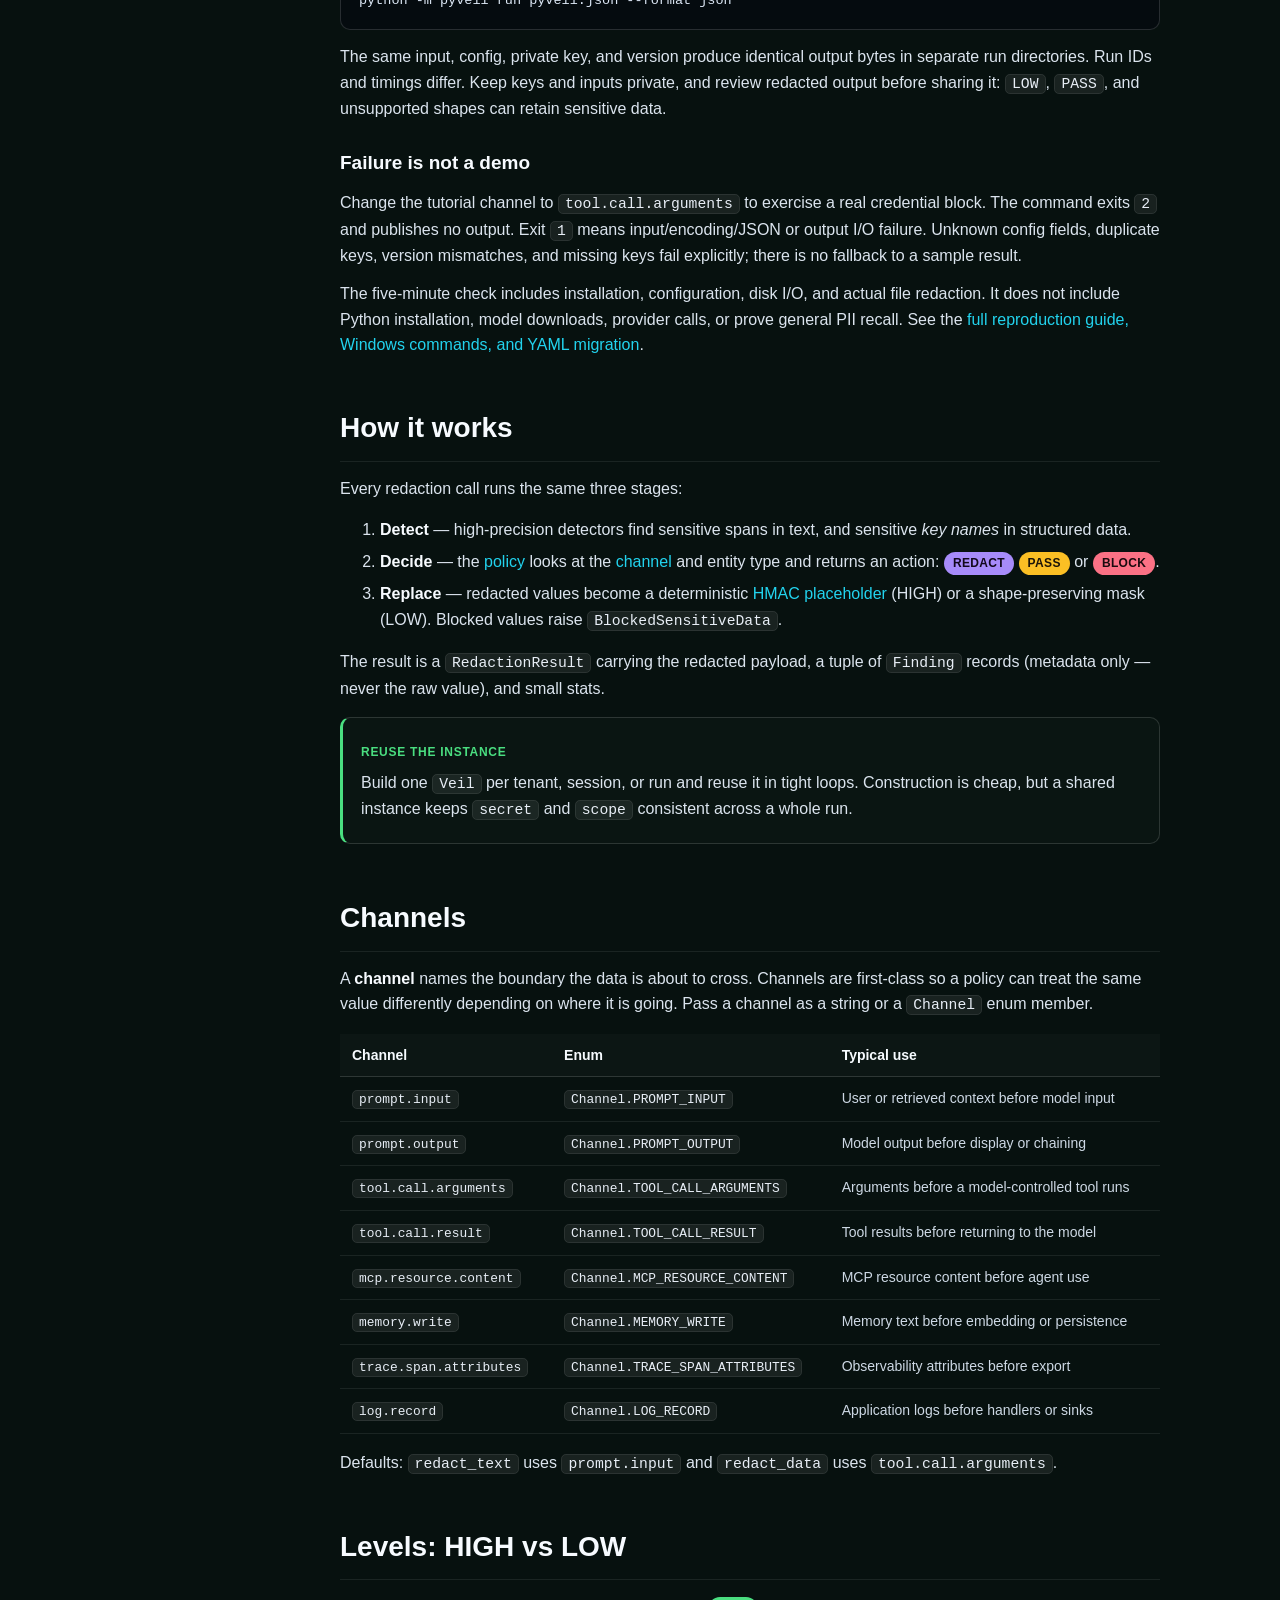
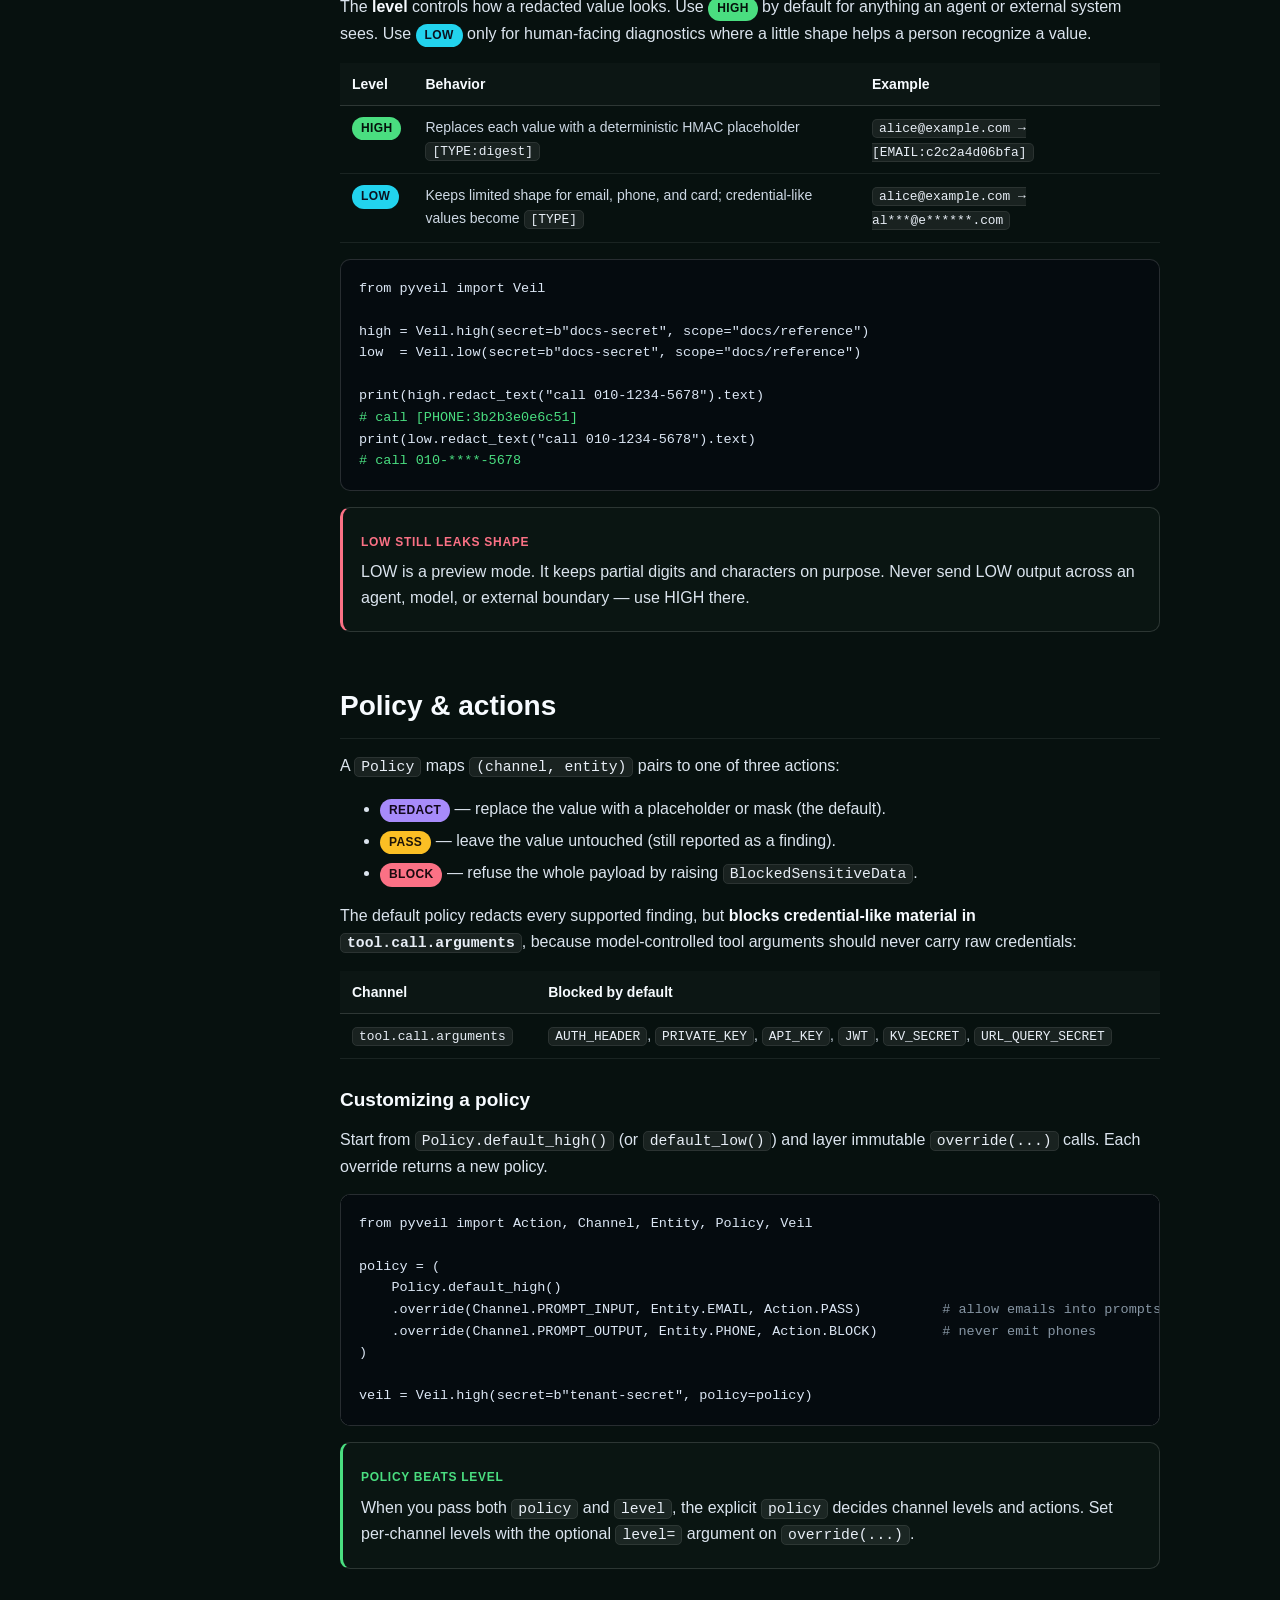
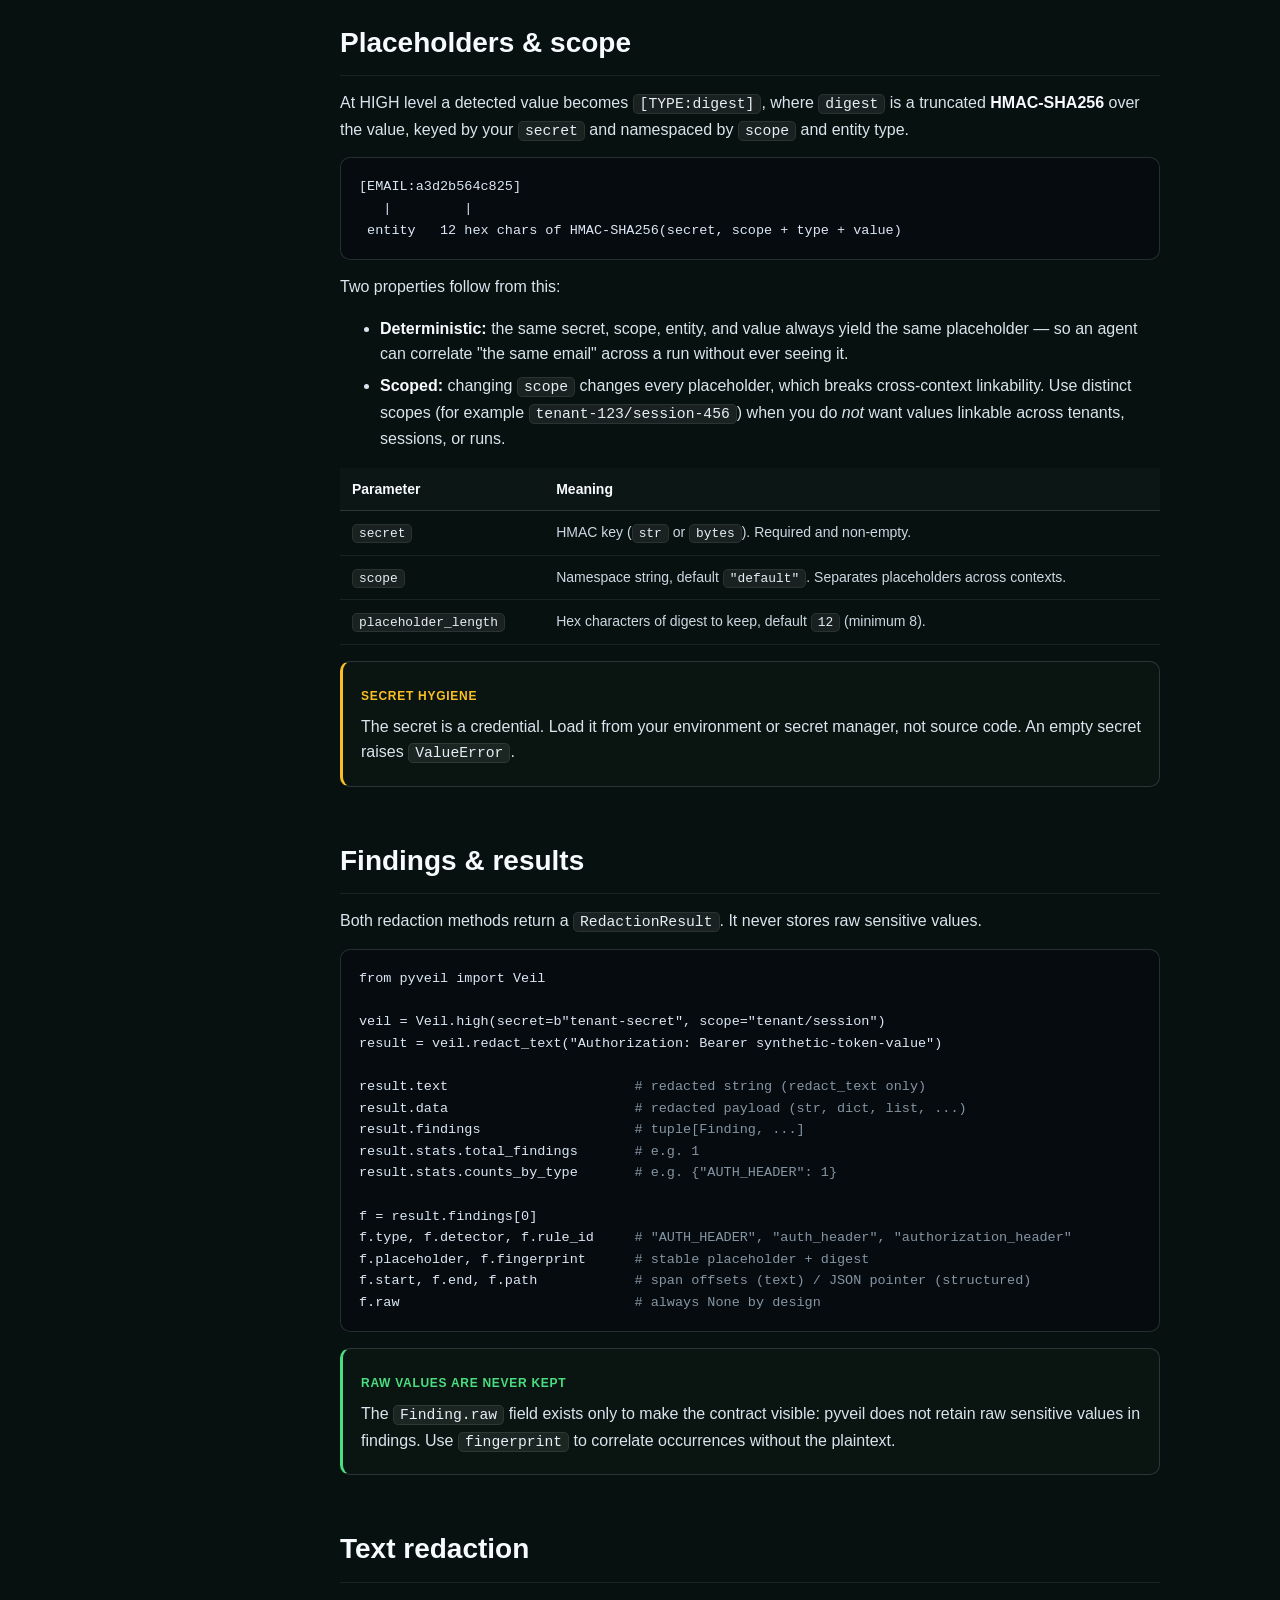
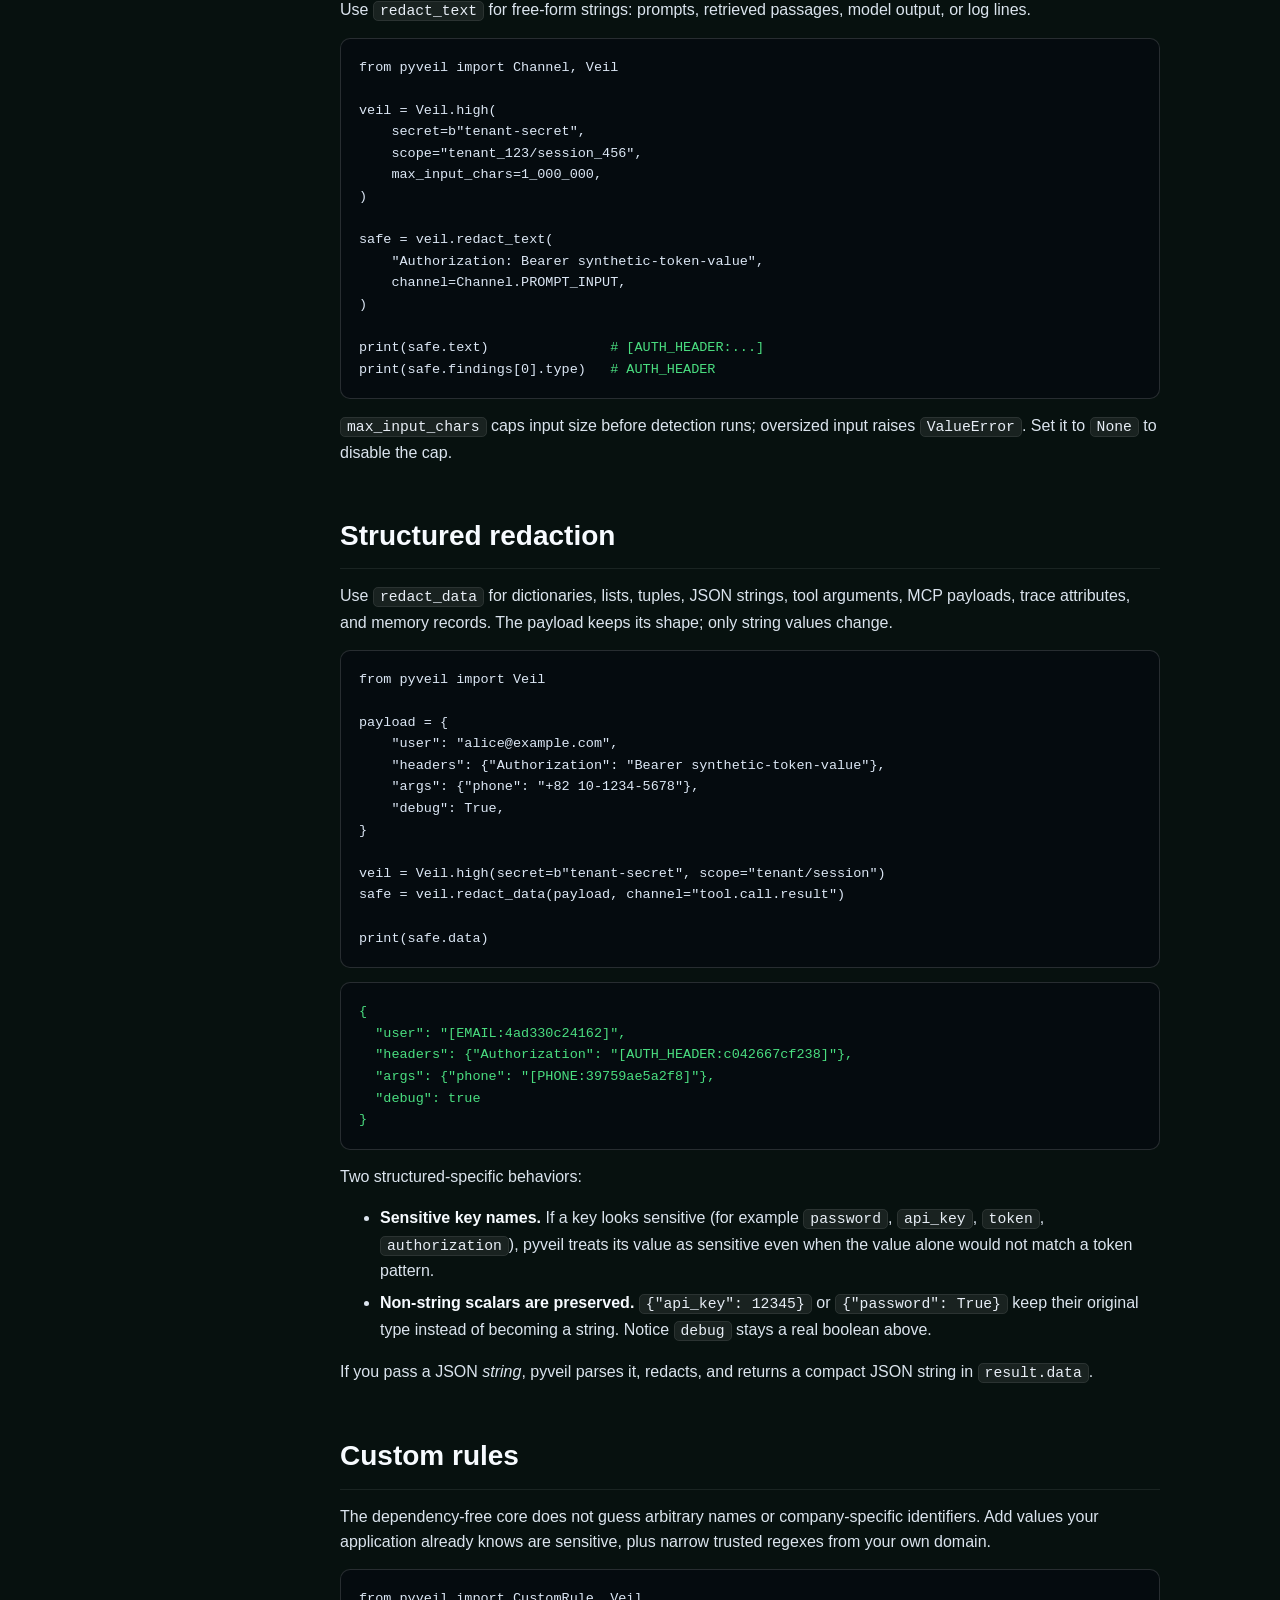
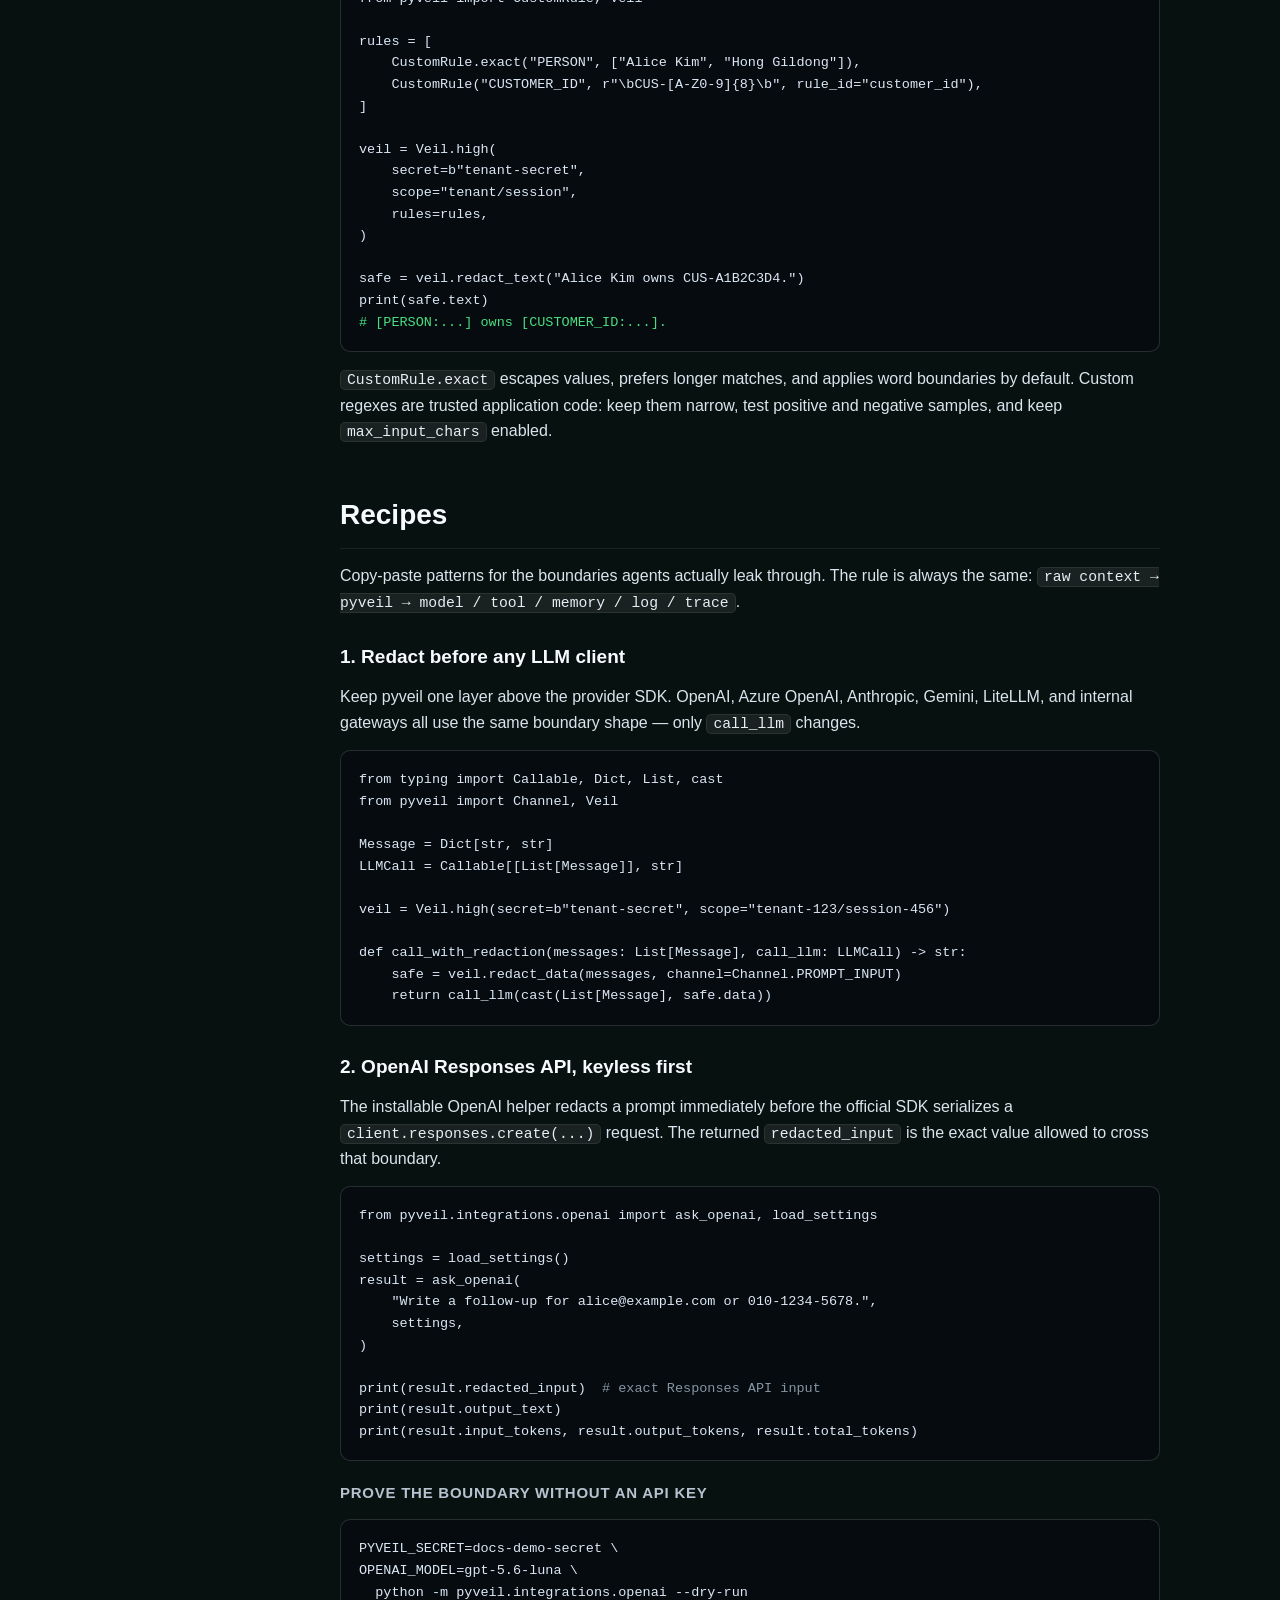
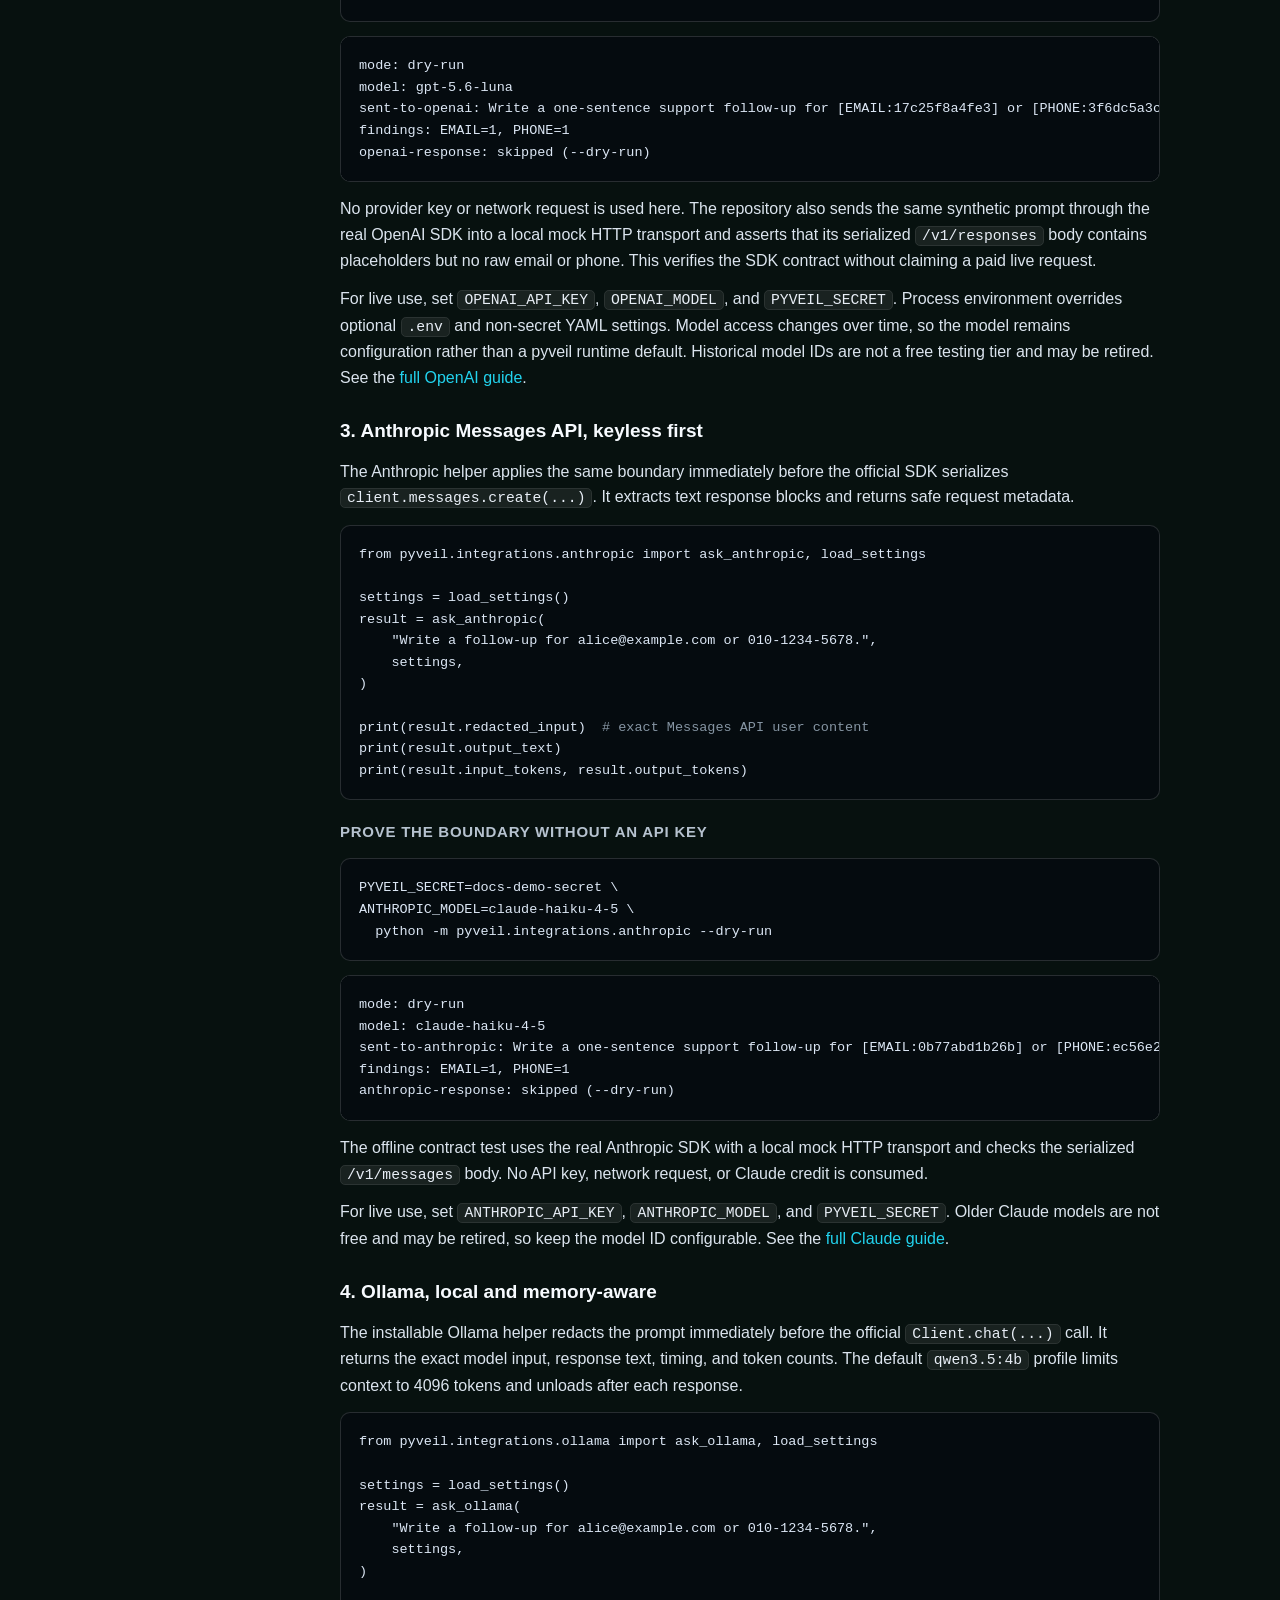
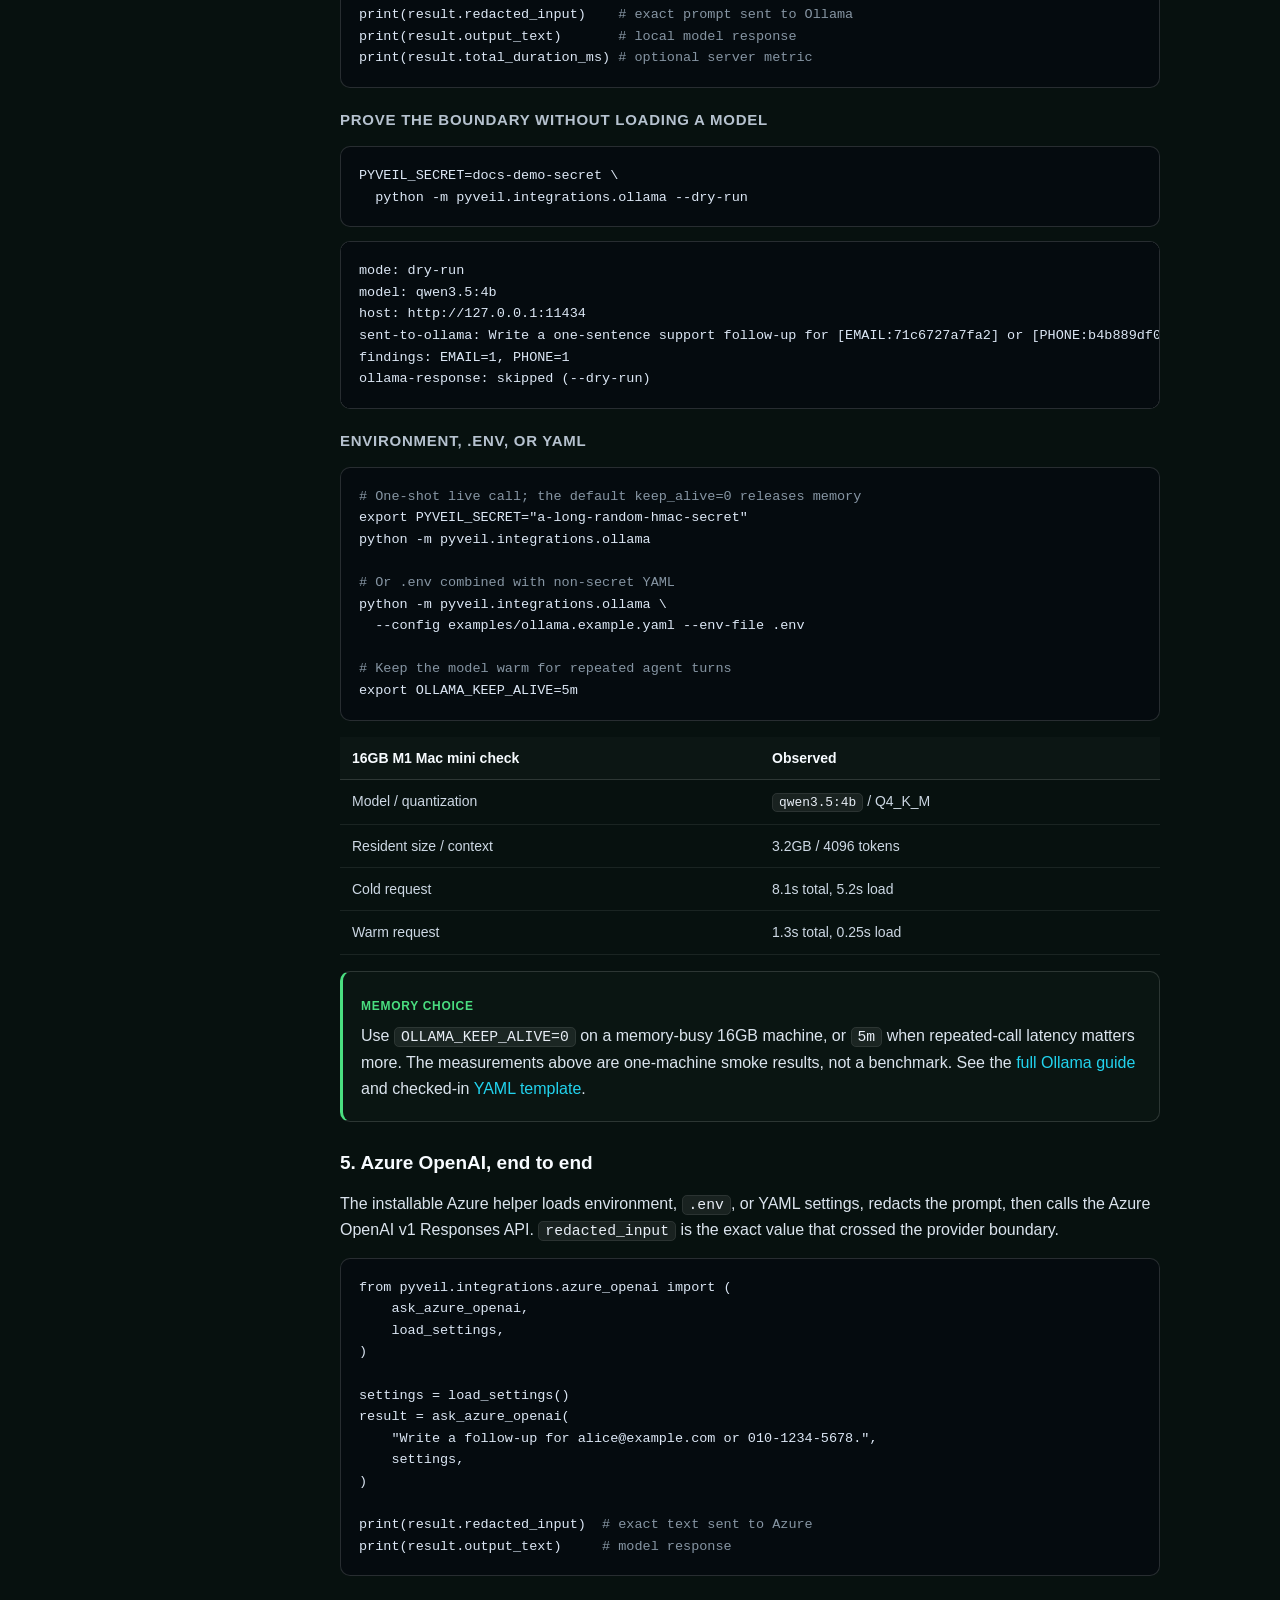
<file: docs/manual.html>
<!doctype html>
<html lang="en">
<head>
  <meta charset="utf-8">
  <meta name="viewport" content="width=device-width, initial-scale=1">
  <title>pyveil manual - Python PII and secret redaction for LLM apps</title>
  <meta name="description" content="Use pyveil to redact PII, API keys, tokens, and known sensitive values before Python LLM apps, AI agents, tool calls, and MCP resources see them.">
  <meta name="keywords" content="Python PII redaction, LLM privacy, AI agent security, secret redaction, MCP security, tool call guardrail">
  <link rel="canonical" href="https://hyeonsangjeon.github.io/pyveil/manual.html">
  <link rel="icon" href="media/favicon.svg" type="image/svg+xml">
  <link rel="sitemap" href="sitemap.xml" type="application/xml">
  <link rel="alternate" href="llms.txt" type="text/plain" title="LLM-readable documentation">
  <meta property="og:type" content="website">
  <meta property="og:site_name" content="pyveil">
  <meta property="og:title" content="pyveil manual - PII and secret redaction for AI agents">
  <meta property="og:description" content="Dependency-free Python redaction for LLM prompts, tool calls, MCP, memory, logs, and traces.">
  <meta property="og:url" content="https://hyeonsangjeon.github.io/pyveil/manual.html">
  <meta property="og:image" content="https://hyeonsangjeon.github.io/pyveil/media/social-preview.png">
  <meta name="twitter:card" content="summary_large_image">
  <meta name="twitter:title" content="pyveil manual - PII and secret redaction for AI agents">
  <meta name="twitter:description" content="Install, concepts, API, recipes, CLI, integrations, detectors, and safety boundaries.">
  <meta name="twitter:image" content="https://hyeonsangjeon.github.io/pyveil/media/social-preview.png">
  <style>
    :root {
      color-scheme: dark;
      --bg: #07110f;
      --bg-soft: #0a1512;
      --ink: #f7fbff;
      --muted: #b6c2cf;
      --faint: #8695a3;
      --line: rgba(255, 255, 255, 0.14);
      --line-soft: rgba(255, 255, 255, 0.08);
      --panel: rgba(9, 17, 22, 0.88);
      --code-bg: #050b0f;
      --green: #4ade80;
      --violet: #a78bfa;
      --cyan: #22d3ee;
      --red: #fb7185;
      --amber: #fbbf24;
      --topbar-h: 60px;
    }

    * { box-sizing: border-box; }

    html { scroll-behavior: smooth; }

    body {
      margin: 0;
      background: var(--bg);
      color: var(--ink);
      font-family: -apple-system, BlinkMacSystemFont, "SF Pro Display", "Helvetica Neue", Arial, sans-serif;
      line-height: 1.6;
      -webkit-font-smoothing: antialiased;
    }

    a { color: var(--cyan); text-decoration: none; }
    a:hover { text-decoration: underline; }

    code {
      font-family: "SF Mono", SFMono-Regular, Menlo, Monaco, Consolas, monospace;
      font-size: 0.92em;
    }

    .skip-link {
      position: absolute;
      left: -999px;
      top: 0;
      background: var(--green);
      color: #04120b;
      padding: 10px 14px;
      border-radius: 8px;
      font-weight: 700;
      z-index: 100;
    }
    .skip-link:focus { left: 12px; top: 12px; }

    /* ---------- Top bar ---------- */
    .topbar {
      position: fixed;
      inset: 0 0 auto 0;
      height: var(--topbar-h);
      display: flex;
      align-items: center;
      justify-content: space-between;
      gap: 16px;
      padding: 0 20px;
      background: rgba(7, 17, 15, 0.9);
      backdrop-filter: blur(12px);
      border-bottom: 1px solid var(--line);
      z-index: 40;
    }
    .topbar .brand { font-size: 20px; font-weight: 800; letter-spacing: 0; }
    .topbar .brand span { color: var(--violet); }
    .topbar .brand small {
      display: inline-block;
      margin-left: 8px;
      padding: 2px 8px;
      font-size: 11px;
      font-weight: 700;
      color: var(--muted);
      border: 1px solid var(--line);
      border-radius: 999px;
      vertical-align: middle;
    }
    .top-links { display: flex; align-items: center; gap: 8px; }
    .top-links a {
      color: var(--ink);
      font-weight: 700;
      font-size: 13px;
      padding: 7px 11px;
      border: 1px solid var(--line);
      border-radius: 8px;
      white-space: nowrap;
    }
    .top-links a:hover { background: rgba(255,255,255,0.05); text-decoration: none; }
    .top-links a.cta { border-color: rgba(74,222,128,0.45); background: rgba(74,222,128,0.14); color: #dfffea; }
    .menu-toggle {
      display: none;
      background: rgba(255,255,255,0.05);
      border: 1px solid var(--line);
      color: var(--ink);
      border-radius: 8px;
      width: 40px; height: 38px;
      font-size: 18px;
      cursor: pointer;
    }

    /* ---------- Layout ---------- */
    .layout {
      display: grid;
      grid-template-columns: 280px minmax(0, 1fr);
      gap: 0;
      max-width: 1240px;
      margin: 0 auto;
      padding-top: var(--topbar-h);
    }

    .sidebar {
      position: sticky;
      top: var(--topbar-h);
      align-self: start;
      height: calc(100vh - var(--topbar-h));
      overflow-y: auto;
      padding: 26px 14px 60px 20px;
      border-right: 1px solid var(--line-soft);
    }
    .sidebar::-webkit-scrollbar { width: 8px; }
    .sidebar::-webkit-scrollbar-thumb { background: rgba(255,255,255,0.12); border-radius: 8px; }

    .nav-group { margin-bottom: 22px; }
    .nav-group h4 {
      margin: 0 0 8px;
      padding: 0 10px;
      font-size: 11px;
      letter-spacing: 0.09em;
      text-transform: uppercase;
      color: var(--faint);
      font-weight: 800;
    }
    .nav-group a {
      display: block;
      padding: 6px 10px;
      margin: 1px 0;
      border-radius: 7px;
      color: var(--muted);
      font-size: 14px;
      font-weight: 600;
      border-left: 2px solid transparent;
    }
    .nav-group a:hover { color: var(--ink); background: rgba(255,255,255,0.04); text-decoration: none; }
    .nav-group a.active {
      color: var(--green);
      background: rgba(74,222,128,0.10);
      border-left-color: var(--green);
    }

    /* ---------- Content ---------- */
    .content {
      padding: 12px 40px 120px;
      width: 100%;
      min-width: 0;
      max-width: 900px;
    }
    .content section { padding-top: 26px; scroll-margin-top: calc(var(--topbar-h) + 14px); }
    .content h3[id] { scroll-margin-top: calc(var(--topbar-h) + 14px); }
    .content h1 {
      font-size: clamp(34px, 5vw, 52px);
      line-height: 1.05;
      margin: 20px 0 10px;
      letter-spacing: 0;
    }
    .content h1 strong { color: var(--green); }
    .content .tagline { color: var(--muted); font-size: 20px; font-weight: 600; margin: 0 0 8px; max-width: 720px; }
    .content h2 {
      font-size: 28px;
      margin: 10px 0 14px;
      padding-bottom: 10px;
      border-bottom: 1px solid var(--line-soft);
      letter-spacing: 0;
    }
    .content h3 { font-size: 19px; margin: 26px 0 10px; }
    .content h4 { font-size: 15px; margin: 20px 0 8px; color: var(--muted); text-transform: uppercase; letter-spacing: 0.05em; }
    .content p { color: #dbe4ee; margin: 12px 0; }
    .content li { color: #dbe4ee; margin: 6px 0; }
    .content strong { color: var(--ink); }
    .lede { font-size: 17px; color: var(--muted) !important; }

    pre {
      position: relative;
      margin: 14px 0;
      padding: 18px 18px;
      overflow: auto;
      border: 1px solid var(--line);
      border-radius: 10px;
      background: var(--code-bg);
      color: #dce7f5;
      font-size: 13.5px;
      line-height: 1.6;
    }
    pre code { font-size: 13.5px; }
    pre::-webkit-scrollbar { height: 8px; }
    pre::-webkit-scrollbar-thumb { background: rgba(255,255,255,0.14); border-radius: 8px; }
    .copy-btn {
      position: absolute;
      top: 8px; right: 8px;
      padding: 4px 9px;
      font-size: 11px;
      font-weight: 700;
      color: var(--muted);
      background: rgba(255,255,255,0.05);
      border: 1px solid var(--line);
      border-radius: 6px;
      cursor: pointer;
      opacity: 0;
      transition: opacity .15s ease;
    }
    pre:hover .copy-btn { opacity: 1; }
    .copy-btn:hover { color: var(--ink); background: rgba(255,255,255,0.1); }
    .copy-btn.copied { color: var(--green); border-color: rgba(74,222,128,0.45); }

    p code, li code, td code, h3 code {
      background: rgba(255,255,255,0.07);
      border: 1px solid var(--line-soft);
      border-radius: 5px;
      padding: 1px 6px;
      color: #e8eef6;
    }
    .tok-out { color: var(--green); }
    .tok-cmt { color: var(--faint); }

    .flow {
      display: flex;
      flex-wrap: wrap;
      align-items: center;
      gap: 10px;
      margin: 16px 0;
      padding: 18px;
      border: 1px solid var(--line);
      border-radius: 10px;
      background: var(--bg-soft);
    }
    .flow .node {
      padding: 8px 14px;
      border-radius: 8px;
      border: 1px solid var(--line);
      font-weight: 700;
      font-size: 14px;
      white-space: nowrap;
    }
    .flow .node.raw { color: var(--red); border-color: rgba(251,113,133,0.4); background: rgba(251,113,133,0.08); }
    .flow .node.veil { color: var(--violet); border-color: rgba(167,139,250,0.45); background: rgba(167,139,250,0.12); }
    .flow .node.safe { color: var(--green); border-color: rgba(74,222,128,0.4); background: rgba(74,222,128,0.08); }
    .flow .arrow { color: var(--faint); font-size: 18px; font-weight: 700; }

    table { width: 100%; border-collapse: collapse; margin: 16px 0; font-size: 14px; }
    th, td { text-align: left; padding: 10px 12px; border-bottom: 1px solid var(--line-soft); vertical-align: top; }
    th { color: var(--ink); font-weight: 700; border-bottom: 1px solid var(--line); background: rgba(255,255,255,0.02); }
    td { color: #cdd8e4; }
    tbody tr:hover { background: rgba(255,255,255,0.02); }

    .badge {
      display: inline-block;
      padding: 2px 9px;
      border-radius: 999px;
      font-size: 12px;
      font-weight: 800;
      letter-spacing: 0.03em;
    }
    .badge.high { color: #04120b; background: var(--green); }
    .badge.low { color: #0b1220; background: var(--cyan); }
    .badge.block { color: #1a0a0e; background: var(--red); }
    .badge.pass { color: #1c1408; background: var(--amber); }
    .badge.redact { color: #12081c; background: var(--violet); }

    .callout {
      margin: 16px 0;
      padding: 14px 16px 14px 18px;
      border-radius: 10px;
      border: 1px solid var(--line);
      border-left-width: 3px;
      background: var(--bg-soft);
    }
    .callout p { margin: 6px 0; }
    .callout.tip { border-left-color: var(--green); }
    .callout.warn { border-left-color: var(--amber); }
    .callout.danger { border-left-color: var(--red); }
    .callout .c-label { font-weight: 800; font-size: 12px; letter-spacing: 0.06em; text-transform: uppercase; }
    .callout.tip .c-label { color: var(--green); }
    .callout.warn .c-label { color: var(--amber); }
    .callout.danger .c-label { color: var(--red); }

    .cards { display: grid; grid-template-columns: repeat(2, minmax(0,1fr)); gap: 12px; margin: 16px 0; }
    .card {
      padding: 16px 18px;
      border: 1px solid var(--line);
      border-radius: 10px;
      background: var(--panel);
    }
    .card h3 { margin: 0 0 6px; font-size: 16px; }
    .card p { margin: 0; color: var(--muted); font-size: 14px; }

    .api-item {
      margin: 18px 0;
      border: 1px solid var(--line);
      border-radius: 10px;
      overflow: hidden;
      background: var(--bg-soft);
    }
    .api-sig {
      padding: 12px 16px;
      background: var(--code-bg);
      border-bottom: 1px solid var(--line);
      font-family: "SF Mono", SFMono-Regular, Menlo, Monaco, Consolas, monospace;
      font-size: 13.5px;
      color: #e8eef6;
      overflow-x: auto;
    }
    .api-sig .kw { color: var(--violet); }
    .api-sig .fn { color: var(--green); }
    .api-body { padding: 4px 16px 12px; }
    .api-body table { margin: 8px 0; }

    .grid2 { display: grid; grid-template-columns: 1fr 1fr; gap: 14px; }
    @media (max-width: 900px) { .grid2, .cards { grid-template-columns: 1fr; } }

    .footer {
      margin-top: 40px;
      padding-top: 22px;
      border-top: 1px solid var(--line);
      color: var(--faint);
      font-size: 13px;
    }

    /* ---------- Responsive ---------- */
    .backdrop { display: none; }
    @media (max-width: 1000px) {
      .layout { width: 100%; grid-template-columns: minmax(0, 1fr); }
      .menu-toggle { display: inline-flex; align-items: center; justify-content: center; }
      .sidebar {
        position: fixed;
        top: var(--topbar-h);
        left: 0;
        width: 290px;
        height: calc(100vh - var(--topbar-h));
        background: var(--bg);
        border-right: 1px solid var(--line);
        transform: translateX(-100%);
        transition: transform .22s ease;
        z-index: 35;
      }
      .sidebar.open { transform: translateX(0); }
      .backdrop.show { display: block; position: fixed; inset: var(--topbar-h) 0 0 0; background: rgba(0,0,0,0.5); z-index: 30; }
      .content { width: 100%; min-width: 0; max-width: 100%; padding: 12px 22px 100px; }
      .content section, .cards, .card, .flow, .api-item { min-width: 0; }
      .top-links .hide-sm { display: none; }
    }
    @media (max-width: 520px) {
      .content h1 { font-size: 32px; }
      .content .tagline, .content p, .content li { overflow-wrap: anywhere; }
      .flow .node { max-width: 100%; white-space: normal; overflow-wrap: anywhere; }
      table { display: block; max-width: 100%; overflow-x: auto; }
      .topbar .brand small { display: none; }
    }
  </style>
</head>
<body>
  <a class="skip-link" href="#overview">Skip to content</a>

  <header class="topbar">
    <div style="display:flex; align-items:center; gap:12px;">
      <button class="menu-toggle" id="menuToggle" aria-label="Toggle navigation" aria-expanded="false">&#9776;</button>
      <a class="brand" href="./" style="color:inherit;">py<span>veil</span><small>manual</small></a>
    </div>
    <nav class="top-links" aria-label="External">
      <a class="hide-sm" href="./">Home</a>
      <a class="hide-sm" href="guides/">Guides</a>
      <a href="https://pypi.org/project/pyveil/" target="_blank" rel="noopener">PyPI</a>
      <a class="cta" href="https://github.com/hyeonsangjeon/pyveil" target="_blank" rel="noopener">GitHub</a>
    </nav>
  </header>

  <div class="backdrop" id="backdrop"></div>

  <div class="layout">
    <aside class="sidebar" id="sidebar" aria-label="Manual navigation">
      <div class="nav-group">
        <h4>Get started</h4>
        <a href="#overview">Overview</a>
        <a href="#install">Installation</a>
        <a href="#quickstart">Quickstart</a>
        <a href="#file-runs">Run a real file</a>
      </div>
      <div class="nav-group">
        <h4>Core concepts</h4>
        <a href="#how-it-works">How it works</a>
        <a href="#channels">Channels</a>
        <a href="#levels">Levels: HIGH vs LOW</a>
        <a href="#policy">Policy &amp; actions</a>
        <a href="#placeholders">Placeholders &amp; scope</a>
        <a href="#findings">Findings &amp; results</a>
      </div>
      <div class="nav-group">
        <h4>Using pyveil</h4>
        <a href="#text">Text redaction</a>
        <a href="#structured">Structured redaction</a>
        <a href="#custom-rules">Custom rules</a>
        <a href="#recipes">Recipes</a>
        <a href="https://github.com/hyeonsangjeon/pyveil/blob/main/docs/integrations/openai-agents-vs-litellm.md">OpenAI Agents / LiteLLM</a>
        <a href="#openai">OpenAI</a>
        <a href="#anthropic">Claude</a>
        <a href="#ollama">Ollama</a>
        <a href="#azure-openai">Azure OpenAI</a>
        <a href="#cli">Command line</a>
        <a href="#integrations">Integrations</a>
      </div>
      <div class="nav-group">
        <h4>Reference</h4>
        <a href="#api">API reference</a>
        <a href="#detectors">Detectors &amp; masking</a>
        <a href="#safety">Safety &amp; non-goals</a>
        <a href="#faq">FAQ</a>
      </div>
    </aside>

    <main class="content" id="content">
      <!-- ============ OVERVIEW ============ -->
      <section id="overview">
        <h1><strong>pyveil</strong> manual</h1>
        <p class="tagline">Local PII and secret redaction for Python LLM apps, AI agents, tools, MCP, memory, logs, and traces.</p>
        <p class="lede">
          <strong>pyveil</strong> is dependency-free redaction middleware. You put it on the boundary between raw
          context and anything an agent touches &mdash; a model prompt, a tool call, an MCP resource, a memory
          store, a trace exporter, or a log sink. The core is standard-library only: deterministic HMAC
          placeholders, channel-aware policy, and high-precision detectors.
        </p>

        <div class="flow" aria-hidden="true">
          <span class="node raw">raw context</span>
          <span class="arrow">&rarr;</span>
          <span class="node veil">pyveil</span>
          <span class="arrow">&rarr;</span>
          <span class="node safe">prompt / tool / MCP / memory / trace / log</span>
        </div>

        <div class="cards">
          <div class="card"><h3>Boundary-first</h3><p>Redact before context crosses a trust boundary, not after the model has already read it.</p></div>
          <div class="card"><h3>Deterministic</h3><p>The same value maps to the same stable placeholder, so an agent can keep references without the raw secret.</p></div>
          <div class="card"><h3>Zero core deps</h3><p>Pure standard library. No network calls, no unmasking API, no third-party runtime dependency.</p></div>
          <div class="card"><h3>Channel-aware</h3><p>Policy decides per channel whether a finding is redacted, passed, or blocked outright.</p></div>
        </div>

        <div class="callout warn">
          <p><span class="c-label">Scope</span></p>
          <p>pyveil reduces sensitive-context exposure at agent boundaries. It is <strong>not</strong> a DLP product,
          a compliance guarantee, a secret-scanning replacement, or a reversible vault. See
          <a href="#safety">Safety &amp; non-goals</a>.</p>
        </div>
      </section>

      <!-- ============ INSTALL ============ -->
      <section id="install">
        <h2>Installation</h2>
        <p>pyveil supports <strong>Python 3.8 through 3.14</strong> and has no required runtime dependencies.</p>

        <h3>From PyPI (recommended)</h3>
        <pre><code>pip install pyveil</code></pre>

        <h3>OpenAI and Anthropic integrations</h3>
        <p>Install only the provider SDK you use. The current official SDKs require Python 3.9 or newer;
        pyveil core and both keyless dry-runs still support Python 3.8.</p>
        <pre><code>pip install "pyveil[openai]"
pip install "pyveil[anthropic]"</code></pre>

        <h3>Ollama local-model integration</h3>
        <p>Install the official Ollama client and optional env/YAML loaders while keeping the core dependency-free:</p>
        <pre><code>pip install "pyveil[ollama]"
ollama pull qwen3.5:4b</code></pre>

        <h3>Azure OpenAI integration</h3>
        <p>Keep the zero-dependency core, and install provider/config packages only when needed:</p>
        <pre><code>pip install "pyveil[azure-openai]"</code></pre>

        <h3>From source / Git</h3>
        <p>Install the latest <code>main</code> directly from GitHub:</p>
        <pre><code>pip install "git+https://github.com/hyeonsangjeon/pyveil.git"</code></pre>
        <p>Pin to a released tag for reproducible builds:</p>
        <pre><code>pip install "git+https://github.com/hyeonsangjeon/pyveil.git@v0.3.1"</code></pre>

        <h3>For development (editable clone)</h3>
        <pre><code>git clone https://github.com/hyeonsangjeon/pyveil.git
cd pyveil
pip install -e ".[dev]"     <span class="tok-cmt"># ruff, mypy, pytest, build, twine</span>
<span class="tok-cmt"># or just the test extras:</span>
pip install -e ".[test]"</code></pre>

        <h3>Verify the install</h3>
        <pre><code>python -c "import pyveil; print(pyveil.__version__)"
pyveil --help</code></pre>
        <p>Installing the package also registers the <code>pyveil</code> command line tool. See <a href="#cli">Command line</a>.</p>
      </section>

      <!-- ============ QUICKSTART ============ -->
      <section id="quickstart">
        <h2>Quickstart</h2>
        <p>Install <code>pyveil</code>, then run this complete Python example without a provider key.
        For disk-based jobs, see <a href="#file-runs">Run a real file</a>.</p>
        <p>Create one redactor, then call <code>redact_text</code> for strings or <code>redact_data</code> for dict/list/JSON.</p>

        <h4>30-second example</h4>
        <pre><code data-quickstart>import secrets

from pyveil import Channel, Veil

veil = Veil.high(secret=secrets.token_bytes(32), scope="support/session-42")
messages = [
    {"role": "user", "content": "Email alice@example.com about ticket 42."},
]
safe = veil.redact_data(messages, channel=Channel.PROMPT_INPUT)
print(safe.data[0]["content"])</code></pre>
        <p>Output shape: <code>Email [EMAIL:...] about ticket 42.</code> The suffix has 12 hex characters;
        it varies with the key and scope. Send <code>safe.data</code> to the provider, not <code>messages</code>.
        The original input remains unchanged.</p>

        <div class="callout tip">
          <p><span class="c-label">The secret matters</span></p>
          <p>The <code>secret</code> keys the HMAC placeholders. The same secret + scope + value always produces the
          same placeholder. This example generates one key per run; reuse the redactor within the session.
          For stability across restarts, load a private secret from your environment or secret manager.
          Never use a documentation secret with real data.</p>
        </div>

        <h4>One-off scripts</h4>
        <p>When you do not want to hold a <code>Veil</code> instance, use the module-level helpers. They read the
        secret from the <code>secret=</code> argument or the <code>PYVEIL_SECRET</code> environment variable.</p>
        <pre><code>from pyveil import redact_text

safe = redact_text(
    "email alice@example.com",
    secret=b"tenant-or-run-secret",
    scope="tenant/session",
)
print(safe.text)
<span class="tok-out"># email [EMAIL:a3d2b564c825]</span></code></pre>
      </section>

      <!-- ============ HOW IT WORKS ============ -->
      <section id="file-runs">
        <h2>Run a real file from one config</h2>
        <p>In a new working directory, install the package, create the run config, and execute it.
        Python 3.8+ and pip must already be available.</p>
        <pre><code>python3 -m venv .venv
source .venv/bin/activate
python -m pip install pyveil==0.3.1
python -m pyveil init --example
python -m pyveil run</code></pre>
        <p><code>--example</code> creates a labeled synthetic input file. <code>run</code> reads it from disk
        and computes the result with the real installed engine, not a mocked response. It calls no model
        or provider. To process your own file, replace <code>init --example</code> with:</p>
        <pre><code>python -m pyveil init --input /path/to/request.json --input-format json</code></pre>

        <h3>One executable ledger</h3>
        <p>The generated <code>pyveil.json</code> is the only run configuration. Relative paths start at its
        directory, and environment variables do not silently override its channel, scope, or level.</p>
        <pre><code>{
  "schema_version": 1,
  "pyveil_version": "0.3.1",
  "input": "input.example.json",
  "input_format": "json",
  "input_origin": "synthetic",
  "output_dir": ".pyveil-runs",
  "scope": "local/files",
  "channel": "prompt.input",
  "level": "HIGH",
  "max_input_chars": 1000000,
  "actions": {},
  "secret_file": ".pyveil.key"
}</code></pre>
        <p><code>init</code> creates a random private local key and never overwrites existing files.
        To use a secret manager instead, initialize with <code>--secret-env PYVEIL_SECRET</code>.
        The ledger contains the variable name, never its value.</p>

        <h3>Read the result and repeat it</h3>
        <p>Each success prints two paths: <code>redacted.json</code> (or <code>redacted.txt</code>) and
        <code>receipt.json</code> in a new <code>.pyveil-runs/&lt;run-id&gt;/</code> directory.
        The original file is never overwritten. The receipt records actual local execution, input origin,
        version, config/output hashes, a keyed input digest, action counts, and timing.</p>
        <pre><code>python -m pyveil test-config pyveil.json
python -m pyveil run pyveil.json --format json
python -m pyveil run pyveil.json --format json</code></pre>
        <p>The same input, config, private key, and version produce identical output bytes in separate run
        directories. Run IDs and timings differ. Keep keys and inputs private, and review redacted output
        before sharing it: <code>LOW</code>, <code>PASS</code>, and unsupported shapes can retain sensitive data.</p>

        <h3>Failure is not a demo</h3>
        <p>Change the tutorial channel to <code>tool.call.arguments</code> to exercise a real credential block.
        The command exits <code>2</code> and publishes no output. Exit <code>1</code> means input/encoding/JSON
        or output I/O failure. Unknown config fields, duplicate keys, version mismatches, and missing keys
        fail explicitly; there is no fallback to a sample result.</p>
        <p>The five-minute check includes installation, configuration, disk I/O, and actual file redaction.
        It does not include Python installation, model downloads, provider calls, or prove general PII recall.
        See the <a href="https://github.com/hyeonsangjeon/pyveil/blob/main/docs/file-runs.md">full reproduction
        guide, Windows commands, and YAML migration</a>.</p>
      </section>

      <section id="how-it-works">
        <h2>How it works</h2>
        <p>Every redaction call runs the same three stages:</p>
        <ol>
          <li><strong>Detect</strong> &mdash; high-precision detectors find sensitive spans in text, and sensitive
          <em>key names</em> in structured data.</li>
          <li><strong>Decide</strong> &mdash; the <a href="#policy">policy</a> looks at the <a href="#channels">channel</a>
          and entity type and returns an action: <span class="badge redact">REDACT</span>
          <span class="badge pass">PASS</span> or <span class="badge block">BLOCK</span>.</li>
          <li><strong>Replace</strong> &mdash; redacted values become a deterministic
          <a href="#placeholders">HMAC placeholder</a> (HIGH) or a shape-preserving mask (LOW). Blocked values raise
          <code>BlockedSensitiveData</code>.</li>
        </ol>
        <p>The result is a <a href="#findings"><code>RedactionResult</code></a> carrying the redacted payload, a tuple
        of <code>Finding</code> records (metadata only &mdash; never the raw value), and small stats.</p>

        <div class="callout tip">
          <p><span class="c-label">Reuse the instance</span></p>
          <p>Build one <code>Veil</code> per tenant, session, or run and reuse it in tight loops. Construction is
          cheap, but a shared instance keeps <code>secret</code> and <code>scope</code> consistent across a whole run.</p>
        </div>
      </section>

      <!-- ============ CHANNELS ============ -->
      <section id="channels">
        <h2>Channels</h2>
        <p>A <strong>channel</strong> names the boundary the data is about to cross. Channels are first-class so a
        policy can treat the same value differently depending on where it is going. Pass a channel as a string or a
        <code>Channel</code> enum member.</p>

        <table>
          <thead><tr><th>Channel</th><th>Enum</th><th>Typical use</th></tr></thead>
          <tbody>
            <tr><td><code>prompt.input</code></td><td><code>Channel.PROMPT_INPUT</code></td><td>User or retrieved context before model input</td></tr>
            <tr><td><code>prompt.output</code></td><td><code>Channel.PROMPT_OUTPUT</code></td><td>Model output before display or chaining</td></tr>
            <tr><td><code>tool.call.arguments</code></td><td><code>Channel.TOOL_CALL_ARGUMENTS</code></td><td>Arguments before a model-controlled tool runs</td></tr>
            <tr><td><code>tool.call.result</code></td><td><code>Channel.TOOL_CALL_RESULT</code></td><td>Tool results before returning to the model</td></tr>
            <tr><td><code>mcp.resource.content</code></td><td><code>Channel.MCP_RESOURCE_CONTENT</code></td><td>MCP resource content before agent use</td></tr>
            <tr><td><code>memory.write</code></td><td><code>Channel.MEMORY_WRITE</code></td><td>Memory text before embedding or persistence</td></tr>
            <tr><td><code>trace.span.attributes</code></td><td><code>Channel.TRACE_SPAN_ATTRIBUTES</code></td><td>Observability attributes before export</td></tr>
            <tr><td><code>log.record</code></td><td><code>Channel.LOG_RECORD</code></td><td>Application logs before handlers or sinks</td></tr>
          </tbody>
        </table>

        <p>Defaults: <code>redact_text</code> uses <code>prompt.input</code> and <code>redact_data</code> uses
        <code>tool.call.arguments</code>.</p>
      </section>

      <!-- ============ LEVELS ============ -->
      <section id="levels">
        <h2>Levels: HIGH vs LOW</h2>
        <p>The <strong>level</strong> controls how a redacted value looks. Use <span class="badge high">HIGH</span> by
        default for anything an agent or external system sees. Use <span class="badge low">LOW</span> only for
        human-facing diagnostics where a little shape helps a person recognize a value.</p>

        <table>
          <thead><tr><th>Level</th><th>Behavior</th><th>Example</th></tr></thead>
          <tbody>
            <tr>
              <td><span class="badge high">HIGH</span></td>
              <td>Replaces each value with a deterministic HMAC placeholder <code>[TYPE:digest]</code></td>
              <td><code>alice@example.com &rarr; [EMAIL:c2c2a4d06bfa]</code></td>
            </tr>
            <tr>
              <td><span class="badge low">LOW</span></td>
              <td>Keeps limited shape for email, phone, and card; credential-like values become <code>[TYPE]</code></td>
              <td><code>alice@example.com &rarr; al***@e******.com</code></td>
            </tr>
          </tbody>
        </table>

        <pre><code>from pyveil import Veil

high = Veil.high(secret=b"docs-secret", scope="docs/reference")
low  = Veil.low(secret=b"docs-secret", scope="docs/reference")

print(high.redact_text("call 010-1234-5678").text)
<span class="tok-out"># call [PHONE:3b2b3e0e6c51]</span>
print(low.redact_text("call 010-1234-5678").text)
<span class="tok-out"># call 010-****-5678</span></code></pre>

        <div class="callout danger">
          <p><span class="c-label">LOW still leaks shape</span></p>
          <p>LOW is a preview mode. It keeps partial digits and characters on purpose. Never send LOW output across an
          agent, model, or external boundary &mdash; use HIGH there.</p>
        </div>
      </section>

      <!-- ============ POLICY ============ -->
      <section id="policy">
        <h2>Policy &amp; actions</h2>
        <p>A <code>Policy</code> maps <code>(channel, entity)</code> pairs to one of three actions:</p>
        <ul>
          <li><span class="badge redact">REDACT</span> &mdash; replace the value with a placeholder or mask (the default).</li>
          <li><span class="badge pass">PASS</span> &mdash; leave the value untouched (still reported as a finding).</li>
          <li><span class="badge block">BLOCK</span> &mdash; refuse the whole payload by raising <code>BlockedSensitiveData</code>.</li>
        </ul>

        <p>The default policy redacts every supported finding, but <strong>blocks credential-like material in
        <code>tool.call.arguments</code></strong>, because model-controlled tool arguments should never carry raw
        credentials:</p>
        <table>
          <thead><tr><th>Channel</th><th>Blocked by default</th></tr></thead>
          <tbody>
            <tr>
              <td><code>tool.call.arguments</code></td>
              <td><code>AUTH_HEADER</code>, <code>PRIVATE_KEY</code>, <code>API_KEY</code>, <code>JWT</code>, <code>KV_SECRET</code>, <code>URL_QUERY_SECRET</code></td>
            </tr>
          </tbody>
        </table>

        <h3>Customizing a policy</h3>
        <p>Start from <code>Policy.default_high()</code> (or <code>default_low()</code>) and layer immutable
        <code>override(...)</code> calls. Each override returns a new policy.</p>
        <pre><code>from pyveil import Action, Channel, Entity, Policy, Veil

policy = (
    Policy.default_high()
    .override(Channel.PROMPT_INPUT, Entity.EMAIL, Action.PASS)          <span class="tok-cmt"># allow emails into prompts</span>
    .override(Channel.PROMPT_OUTPUT, Entity.PHONE, Action.BLOCK)        <span class="tok-cmt"># never emit phones</span>
)

veil = Veil.high(secret=b"tenant-secret", policy=policy)</code></pre>

        <div class="callout tip">
          <p><span class="c-label">policy beats level</span></p>
          <p>When you pass both <code>policy</code> and <code>level</code>, the explicit <code>policy</code> decides
          channel levels and actions. Set per-channel levels with the optional <code>level=</code> argument on
          <code>override(...)</code>.</p>
        </div>
      </section>

      <!-- ============ PLACEHOLDERS ============ -->
      <section id="placeholders">
        <h2>Placeholders &amp; scope</h2>
        <p>At HIGH level a detected value becomes <code>[TYPE:digest]</code>, where <code>digest</code> is a truncated
        <strong>HMAC-SHA256</strong> over the value, keyed by your <code>secret</code> and namespaced by
        <code>scope</code> and entity type.</p>
        <pre><code>[EMAIL:a3d2b564c825]
   |         |
 entity   12 hex chars of HMAC-SHA256(secret, scope + type + value)</code></pre>

        <p>Two properties follow from this:</p>
        <ul>
          <li><strong>Deterministic:</strong> the same secret, scope, entity, and value always yield the same
          placeholder &mdash; so an agent can correlate "the same email" across a run without ever seeing it.</li>
          <li><strong>Scoped:</strong> changing <code>scope</code> changes every placeholder, which breaks
          cross-context linkability. Use distinct scopes (for example <code>tenant-123/session-456</code>) when you do
          <em>not</em> want values linkable across tenants, sessions, or runs.</li>
        </ul>

        <table>
          <thead><tr><th>Parameter</th><th>Meaning</th></tr></thead>
          <tbody>
            <tr><td><code>secret</code></td><td>HMAC key (<code>str</code> or <code>bytes</code>). Required and non-empty.</td></tr>
            <tr><td><code>scope</code></td><td>Namespace string, default <code>"default"</code>. Separates placeholders across contexts.</td></tr>
            <tr><td><code>placeholder_length</code></td><td>Hex characters of digest to keep, default <code>12</code> (minimum 8).</td></tr>
          </tbody>
        </table>

        <div class="callout warn">
          <p><span class="c-label">Secret hygiene</span></p>
          <p>The secret is a credential. Load it from your environment or secret manager, not source code. An empty
          secret raises <code>ValueError</code>.</p>
        </div>
      </section>

      <!-- ============ FINDINGS ============ -->
      <section id="findings">
        <h2>Findings &amp; results</h2>
        <p>Both redaction methods return a <code>RedactionResult</code>. It never stores raw sensitive values.</p>
        <pre><code>from pyveil import Veil

veil = Veil.high(secret=b"tenant-secret", scope="tenant/session")
result = veil.redact_text("Authorization: Bearer synthetic-token-value")

result.text                       <span class="tok-cmt"># redacted string (redact_text only)</span>
result.data                       <span class="tok-cmt"># redacted payload (str, dict, list, ...)</span>
result.findings                   <span class="tok-cmt"># tuple[Finding, ...]</span>
result.stats.total_findings       <span class="tok-cmt"># e.g. 1</span>
result.stats.counts_by_type       <span class="tok-cmt"># e.g. {"AUTH_HEADER": 1}</span>

f = result.findings[0]
f.type, f.detector, f.rule_id     <span class="tok-cmt"># "AUTH_HEADER", "auth_header", "authorization_header"</span>
f.placeholder, f.fingerprint      <span class="tok-cmt"># stable placeholder + digest</span>
f.start, f.end, f.path            <span class="tok-cmt"># span offsets (text) / JSON pointer (structured)</span>
f.raw                             <span class="tok-cmt"># always None by design</span></code></pre>

        <div class="callout tip">
          <p><span class="c-label">Raw values are never kept</span></p>
          <p>The <code>Finding.raw</code> field exists only to make the contract visible: pyveil does not retain raw
          sensitive values in findings. Use <code>fingerprint</code> to correlate occurrences without the plaintext.</p>
        </div>
      </section>

      <!-- ============ TEXT ============ -->
      <section id="text">
        <h2>Text redaction</h2>
        <p>Use <code>redact_text</code> for free-form strings: prompts, retrieved passages, model output, or log lines.</p>
        <pre><code>from pyveil import Channel, Veil

veil = Veil.high(
    secret=b"tenant-secret",
    scope="tenant_123/session_456",
    max_input_chars=1_000_000,
)

safe = veil.redact_text(
    "Authorization: Bearer synthetic-token-value",
    channel=Channel.PROMPT_INPUT,
)

print(safe.text)               <span class="tok-out"># [AUTH_HEADER:...]</span>
print(safe.findings[0].type)   <span class="tok-out"># AUTH_HEADER</span></code></pre>
        <p><code>max_input_chars</code> caps input size before detection runs; oversized input raises
        <code>ValueError</code>. Set it to <code>None</code> to disable the cap.</p>
      </section>

      <!-- ============ STRUCTURED ============ -->
      <section id="structured">
        <h2>Structured redaction</h2>
        <p>Use <code>redact_data</code> for dictionaries, lists, tuples, JSON strings, tool arguments, MCP payloads,
        trace attributes, and memory records. The payload keeps its shape; only string values change.</p>
        <pre><code>from pyveil import Veil

payload = {
    "user": "alice@example.com",
    "headers": {"Authorization": "Bearer synthetic-token-value"},
    "args": {"phone": "+82 10-1234-5678"},
    "debug": True,
}

veil = Veil.high(secret=b"tenant-secret", scope="tenant/session")
safe = veil.redact_data(payload, channel="tool.call.result")

print(safe.data)</code></pre>
        <pre class="tok-out"><code>{
  "user": "[EMAIL:4ad330c24162]",
  "headers": {"Authorization": "[AUTH_HEADER:c042667cf238]"},
  "args": {"phone": "[PHONE:39759ae5a2f8]"},
  "debug": true
}</code></pre>

        <p>Two structured-specific behaviors:</p>
        <ul>
          <li><strong>Sensitive key names.</strong> If a key looks sensitive (for example <code>password</code>,
          <code>api_key</code>, <code>token</code>, <code>authorization</code>), pyveil treats its value as sensitive
          even when the value alone would not match a token pattern.</li>
          <li><strong>Non-string scalars are preserved.</strong> <code>{"api_key": 12345}</code> or
          <code>{"password": True}</code> keep their original type instead of becoming a string. Notice
          <code>debug</code> stays a real boolean above.</li>
        </ul>
        <p>If you pass a JSON <em>string</em>, pyveil parses it, redacts, and returns a compact JSON string in
        <code>result.data</code>.</p>
      </section>

      <!-- ============ CUSTOM RULES ============ -->
      <section id="custom-rules">
        <h2>Custom rules</h2>
        <p>The dependency-free core does not guess arbitrary names or company-specific identifiers. Add values your
        application already knows are sensitive, plus narrow trusted regexes from your own domain.</p>
        <pre><code>from pyveil import CustomRule, Veil

rules = [
    CustomRule.exact("PERSON", ["Alice Kim", "Hong Gildong"]),
    CustomRule("CUSTOMER_ID", r"\bCUS-[A-Z0-9]{8}\b", rule_id="customer_id"),
]

veil = Veil.high(
    secret=b"tenant-secret",
    scope="tenant/session",
    rules=rules,
)

safe = veil.redact_text("Alice Kim owns CUS-A1B2C3D4.")
print(safe.text)
<span class="tok-out"># [PERSON:...] owns [CUSTOMER_ID:...].</span></code></pre>
        <p><code>CustomRule.exact</code> escapes values, prefers longer matches, and applies word boundaries by
        default. Custom regexes are trusted application code: keep them narrow, test positive and negative samples,
        and keep <code>max_input_chars</code> enabled.</p>
      </section>

      <!-- ============ RECIPES ============ -->
      <section id="recipes">
        <h2>Recipes</h2>
        <p>Copy-paste patterns for the boundaries agents actually leak through. The rule is always the same:
        <code>raw context &rarr; pyveil &rarr; model / tool / memory / log / trace</code>.</p>

        <h3>1. Redact before any LLM client</h3>
        <p>Keep pyveil one layer above the provider SDK. OpenAI, Azure OpenAI, Anthropic, Gemini, LiteLLM, and internal
        gateways all use the same boundary shape &mdash; only <code>call_llm</code> changes.</p>
        <pre><code>from typing import Callable, Dict, List, cast
from pyveil import Channel, Veil

Message = Dict[str, str]
LLMCall = Callable[[List[Message]], str]

veil = Veil.high(secret=b"tenant-secret", scope="tenant-123/session-456")

def call_with_redaction(messages: List[Message], call_llm: LLMCall) -> str:
    safe = veil.redact_data(messages, channel=Channel.PROMPT_INPUT)
    return call_llm(cast(List[Message], safe.data))</code></pre>

        <h3 id="openai">2. OpenAI Responses API, keyless first</h3>
        <p>The installable OpenAI helper redacts a prompt immediately before the official SDK serializes a
        <code>client.responses.create(...)</code> request. The returned <code>redacted_input</code> is the exact
        value allowed to cross that boundary.</p>
        <pre><code>from pyveil.integrations.openai import ask_openai, load_settings

settings = load_settings()
result = ask_openai(
    "Write a follow-up for alice@example.com or 010-1234-5678.",
    settings,
)

print(result.redacted_input)  <span class="tok-cmt"># exact Responses API input</span>
print(result.output_text)
print(result.input_tokens, result.output_tokens, result.total_tokens)</code></pre>

        <h4>Prove the boundary without an API key</h4>
        <pre><code>PYVEIL_SECRET=docs-demo-secret \
OPENAI_MODEL=gpt-5.6-luna \
  python -m pyveil.integrations.openai --dry-run</code></pre>
        <pre class="output"><code>mode: dry-run
model: gpt-5.6-luna
sent-to-openai: Write a one-sentence support follow-up for [EMAIL:17c25f8a4fe3] or [PHONE:3f6dc5a3c9f3].
findings: EMAIL=1, PHONE=1
openai-response: skipped (--dry-run)</code></pre>
        <p>No provider key or network request is used here. The repository also sends the same synthetic prompt
        through the real OpenAI SDK into a local mock HTTP transport and asserts that its serialized
        <code>/v1/responses</code> body contains placeholders but no raw email or phone. This verifies the SDK
        contract without claiming a paid live request.</p>
        <p>For live use, set <code>OPENAI_API_KEY</code>, <code>OPENAI_MODEL</code>, and <code>PYVEIL_SECRET</code>.
        Process environment overrides optional <code>.env</code> and non-secret YAML settings. Model access changes
        over time, so the model remains configuration rather than a pyveil runtime default. Historical model IDs
        are not a free testing tier and may be retired. See the
        <a href="https://github.com/hyeonsangjeon/pyveil/blob/main/docs/integrations/openai.md">full OpenAI guide</a>.</p>

        <h3 id="anthropic">3. Anthropic Messages API, keyless first</h3>
        <p>The Anthropic helper applies the same boundary immediately before the official SDK serializes
        <code>client.messages.create(...)</code>. It extracts text response blocks and returns safe request metadata.</p>
        <pre><code>from pyveil.integrations.anthropic import ask_anthropic, load_settings

settings = load_settings()
result = ask_anthropic(
    "Write a follow-up for alice@example.com or 010-1234-5678.",
    settings,
)

print(result.redacted_input)  <span class="tok-cmt"># exact Messages API user content</span>
print(result.output_text)
print(result.input_tokens, result.output_tokens)</code></pre>

        <h4>Prove the boundary without an API key</h4>
        <pre><code>PYVEIL_SECRET=docs-demo-secret \
ANTHROPIC_MODEL=claude-haiku-4-5 \
  python -m pyveil.integrations.anthropic --dry-run</code></pre>
        <pre class="output"><code>mode: dry-run
model: claude-haiku-4-5
sent-to-anthropic: Write a one-sentence support follow-up for [EMAIL:0b77abd1b26b] or [PHONE:ec56e2456ba2].
findings: EMAIL=1, PHONE=1
anthropic-response: skipped (--dry-run)</code></pre>
        <p>The offline contract test uses the real Anthropic SDK with a local mock HTTP transport and checks the
        serialized <code>/v1/messages</code> body. No API key, network request, or Claude credit is consumed.</p>
        <p>For live use, set <code>ANTHROPIC_API_KEY</code>, <code>ANTHROPIC_MODEL</code>, and
        <code>PYVEIL_SECRET</code>. Older Claude models are not free and may be retired, so keep the model ID
        configurable. See the
        <a href="https://github.com/hyeonsangjeon/pyveil/blob/main/docs/integrations/anthropic.md">full Claude guide</a>.</p>

        <h3 id="ollama">4. Ollama, local and memory-aware</h3>
        <p>The installable Ollama helper redacts the prompt immediately before the official
        <code>Client.chat(...)</code> call. It returns the exact model input, response text, timing, and token counts.
        The default <code>qwen3.5:4b</code> profile limits context to 4096 tokens and unloads after each response.</p>
        <pre><code>from pyveil.integrations.ollama import ask_ollama, load_settings

settings = load_settings()
result = ask_ollama(
    "Write a follow-up for alice@example.com or 010-1234-5678.",
    settings,
)

print(result.redacted_input)    <span class="tok-cmt"># exact prompt sent to Ollama</span>
print(result.output_text)       <span class="tok-cmt"># local model response</span>
print(result.total_duration_ms) <span class="tok-cmt"># optional server metric</span></code></pre>

        <h4>Prove the boundary without loading a model</h4>
        <pre><code>PYVEIL_SECRET=docs-demo-secret \
  python -m pyveil.integrations.ollama --dry-run</code></pre>
        <pre class="output"><code>mode: dry-run
model: qwen3.5:4b
host: http://127.0.0.1:11434
sent-to-ollama: Write a one-sentence support follow-up for [EMAIL:71c6727a7fa2] or [PHONE:b4b889df07ce].
findings: EMAIL=1, PHONE=1
ollama-response: skipped (--dry-run)</code></pre>

        <h4>Environment, .env, or YAML</h4>
        <pre><code><span class="tok-cmt"># One-shot live call; the default keep_alive=0 releases memory</span>
export PYVEIL_SECRET="a-long-random-hmac-secret"
python -m pyveil.integrations.ollama

<span class="tok-cmt"># Or .env combined with non-secret YAML</span>
python -m pyveil.integrations.ollama \
  --config examples/ollama.example.yaml --env-file .env

<span class="tok-cmt"># Keep the model warm for repeated agent turns</span>
export OLLAMA_KEEP_ALIVE=5m</code></pre>

        <table>
          <thead><tr><th>16GB M1 Mac mini check</th><th>Observed</th></tr></thead>
          <tbody>
            <tr><td>Model / quantization</td><td><code>qwen3.5:4b</code> / Q4_K_M</td></tr>
            <tr><td>Resident size / context</td><td>3.2GB / 4096 tokens</td></tr>
            <tr><td>Cold request</td><td>8.1s total, 5.2s load</td></tr>
            <tr><td>Warm request</td><td>1.3s total, 0.25s load</td></tr>
          </tbody>
        </table>
        <div class="callout tip">
          <p><span class="c-label">Memory choice</span></p>
          <p>Use <code>OLLAMA_KEEP_ALIVE=0</code> on a memory-busy 16GB machine, or <code>5m</code> when repeated-call
          latency matters more. The measurements above are one-machine smoke results, not a benchmark. See the
          <a href="https://github.com/hyeonsangjeon/pyveil/blob/main/docs/integrations/ollama.md">full Ollama guide</a>
          and checked-in <a href="https://github.com/hyeonsangjeon/pyveil/blob/main/examples/ollama.example.yaml">YAML template</a>.</p>
        </div>

        <h3 id="azure-openai">5. Azure OpenAI, end to end</h3>
        <p>The installable Azure helper loads environment, <code>.env</code>, or YAML settings, redacts the prompt,
        then calls the Azure OpenAI v1 Responses API. <code>redacted_input</code> is the exact value that crossed the
        provider boundary.</p>
        <pre><code>from pyveil.integrations.azure_openai import (
    ask_azure_openai,
    load_settings,
)

settings = load_settings()
result = ask_azure_openai(
    "Write a follow-up for alice@example.com or 010-1234-5678.",
    settings,
)

print(result.redacted_input)  <span class="tok-cmt"># exact text sent to Azure</span>
print(result.output_text)     <span class="tok-cmt"># model response</span></code></pre>

        <h4>Prove the boundary without calling Azure</h4>
        <pre><code>PYVEIL_SECRET=docs-demo-secret \
  python -m pyveil.integrations.azure_openai --dry-run</code></pre>
        <pre class="output"><code>mode: dry-run
deployment: not configured
sent-to-azure: Write a one-sentence support follow-up for [EMAIL:347ab11285a3] or [PHONE:548017338f6f].
findings: EMAIL=1, PHONE=1
azure-response: skipped (--dry-run)</code></pre>

        <h4>Environment, .env, or YAML</h4>
        <pre><code><span class="tok-cmt"># Process environment only</span>
export AZURE_OPENAI_ENDPOINT="https://YOUR-RESOURCE-NAME.openai.azure.com"
export AZURE_OPENAI_DEPLOYMENT="YOUR_DEPLOYMENT_NAME"
export AZURE_OPENAI_API_KEY="..."
export PYVEIL_SECRET="a-long-random-hmac-secret"
python -m pyveil.integrations.azure_openai

<span class="tok-cmt"># Or .env, optionally combined with non-secret YAML</span>
python -m pyveil.integrations.azure_openai --env-file .env
python -m pyveil.integrations.azure_openai \
  --config examples/azure_openai.example.yaml --env-file .env</code></pre>
        <p>Priority is process environment, <code>.env</code>, YAML, then defaults. YAML may store endpoint,
        deployment, scope, and environment variable names. Plaintext <code>api_key</code> and pyveil
        <code>secret</code> fields are rejected. See the repository
        <a href="https://github.com/hyeonsangjeon/pyveil/blob/main/examples/azure_openai.env.example">.env template</a>
        and <a href="https://github.com/hyeonsangjeon/pyveil/blob/main/examples/azure_openai.example.yaml">YAML template</a>.</p>

        <h3>6. Block credentials before model-controlled tool calls</h3>
        <p>The default policy blocks credential-like material in <code>tool.call.arguments</code>. Catch the block and
        refuse to run the tool.</p>
        <pre><code>from pyveil import BlockedSensitiveData, Channel, Veil

veil = Veil.high(secret=b"tenant-secret", scope="tenant-123/run-789")

tool_args = {
    "url": "https://api.example.test/accounts",
    "headers": {"Authorization": "Bearer synthetic-token-value"},
}

try:
    safe_args = veil.redact_data(tool_args, channel=Channel.TOOL_CALL_ARGUMENTS).data
except BlockedSensitiveData as exc:
    print(exc)   <span class="tok-out"># Blocked sensitive data on channel tool.call.arguments (AUTH_HEADER=1)</span>
else:
    run_tool(**safe_args)</code></pre>

        <h3>7. Redact tool results before returning them to the model</h3>
        <p>Tool results often carry customer records, URLs, headers, or hidden tokens.</p>
        <pre><code>veil = Veil.high(secret=b"tenant-secret", scope="tenant-123/tool-result")

raw_result = {
    "owner": "alice@example.com",
    "callback": "https://example.test/callback?access_token=synthetic-token&amp;state=ok",
}
safe_result = veil.redact_data(raw_result, channel="tool.call.result").data</code></pre>

        <h3>8. Redact MCP resource content</h3>
        <pre><code>veil = Veil.high(secret=b"tenant-secret", scope="tenant-123/mcp")

def read_resource_for_agent(resource_id: str) -> object:
    raw_resource = read_resource(resource_id)
    return veil.redact_data(raw_resource, channel="mcp.resource.content").data</code></pre>

        <h3>9. Redact memory before embedding or persistence</h3>
        <pre><code>veil = Veil.high(secret=b"tenant-secret", scope="tenant-123/memory")

def write_memory(text: str) -> None:
    safe = veil.redact_text(text, channel="memory.write")
    embedding = embed(safe.text)
    memory_store.save(text=safe.text, embedding=embedding)</code></pre>

        <h3>10. Redact logs before export</h3>
        <pre><code>import logging
from pyveil import Veil
from pyveil.integrations import PyVeilLogFilter

logger = logging.getLogger("app")
logger.addFilter(PyVeilLogFilter(Veil.high(secret=b"log-secret", scope="prod/logs")))

logger.warning("failed request for alice@example.com")
<span class="tok-cmt"># handlers see: failed request for [EMAIL:...]</span></code></pre>

        <h3>11. CLI preflight in CI or local scripts</h3>
        <pre><code>export PYVEIL_SECRET="tenant-or-run-secret"
export PYVEIL_SCOPE="tenant/session"

pyveil demo
printf 'Email alice@example.com' | pyveil redact -
pyveil scan prompt.txt --format json
pyveil redact prompt.txt --channel prompt.input &gt; prompt.safe.txt
pyveil redact request.json --channel tool.call.result --format json &gt; request.safe.json</code></pre>

        <div class="callout danger">
          <p><span class="c-label">What to avoid</span></p>
          <p>Do not ask the model to redact secrets after it has already seen them. Do not expose an unmasking tool to
          an agent. Do not reuse one <code>scope</code> across tenants when linkability matters. Do not push blocked
          <code>tool.call.arguments</code> through the tool anyway.</p>
        </div>
      </section>

      <!-- ============ CLI ============ -->
      <section id="cli">
        <h2>Command line</h2>
        <p>Installing pyveil registers the <code>pyveil</code> command. <code>redact</code> and <code>scan</code>
        read the secret from <code>--secret</code>
        or <code>PYVEIL_SECRET</code>, and the scope from <code>--scope</code> or <code>PYVEIL_SCOPE</code>
        (default <code>default</code>). JSON-shaped input is treated as structured data.
        <code>run</code> instead executes the explicit <a href="#file-runs">JSON ledger</a>.</p>

        <table>
          <thead><tr><th>Command</th><th>What it does</th></tr></thead>
          <tbody>
            <tr><td><code>pyveil demo</code></td><td>Run a synthetic before/after demo without configuration.</td></tr>
            <tr><td><code>pyveil redact [PATH]</code></td><td>Redact a file or stdin. <code>--channel</code>, <code>--level low|high</code>, <code>--format text|json</code>.</td></tr>
            <tr><td><code>pyveil scan [PATH]</code></td><td>Detect and emit findings + stats as JSON (no raw values).</td></tr>
            <tr><td><code>pyveil init [PATH]</code></td><td>Create executable <code>pyveil.json</code>. Use <code>--input FILE</code> or <code>--example</code>; never overwrites files.</td></tr>
            <tr><td><code>pyveil test-config [PATH]</code></td><td>Validate the entire JSON schema and version pin without executing.</td></tr>
            <tr><td><code>pyveil run [PATH]</code></td><td>Process the configured file and persist output plus receipt in a new private directory.</td></tr>
            <tr><td><code>pyveil replay</code></td><td>Separate synthetic regression tour; not a user-file job or model call.</td></tr>
          </tbody>
        </table>

        <div class="callout warn">
          <p><span class="c-label">Migrating from 0.2.x</span></p>
          <p>The old root <code>pyveil.yaml</code> was a reference, never an executable core config.
          Version 0.3 rejects it rather than claiming it is valid. Create a JSON ledger and choose its
          settings explicitly. Provider-specific YAML loaders remain unchanged.</p>
        </div>

        <pre><code><span class="tok-cmt"># set credentials once</span>
export PYVEIL_SECRET="tenant-or-run-secret"
export PYVEIL_SCOPE="tenant/session"

<span class="tok-cmt"># immediate synthetic demonstration</span>
pyveil demo

<span class="tok-cmt"># redact a prompt file to stdout</span>
echo "call 010-1234-5678" | pyveil redact - --channel prompt.input
<span class="tok-out"># call [PHONE:cbbfb8059b58]</span>

<span class="tok-cmt"># scan for findings as JSON</span>
echo "key sk-proj-abcdefghijklmnopqrstuvwxyz123456" | pyveil scan --format json
<span class="tok-out"># {"findings":[{"type":"API_KEY","placeholder":"[API_KEY:38ded98a17e7]", ...}],"stats":{"total_findings":1, ...}}</span>

<span class="tok-cmt"># redact structured JSON (use --format json for JSON input)</span>
echo '{"user":"alice@example.com"}' | pyveil redact --channel tool.call.result --format json
<span class="tok-out"># {"data":{"user":"[EMAIL:a3d2b564c825]"},"stats":{"total_findings":1, ...}}</span></code></pre>

        <p>A blocked payload exits non-zero and prints a summary (counts by type, no raw values) to stderr.</p>
      </section>

      <!-- ============ INTEGRATIONS ============ -->
      <section id="integrations">
        <h2>Integrations</h2>
        <p>Thin helpers under <code>pyveil.integrations</code> wrap common boundaries. They wrap a <code>Veil</code>
        you build, so secret, scope, and policy stay in your control.</p>

        <h3>LLM provider boundaries</h3>
        <p>The OpenAI, Anthropic, Ollama, and Azure OpenAI helpers provide runnable client boundaries with dry-run
        inspection, env/.env/YAML loading, and the exact redacted input returned to the caller. OpenAI and
        Anthropic add offline tests against the real SDK serialization contracts. See
        <a href="#openai">OpenAI</a>, <a href="#anthropic">Claude</a>, <a href="#ollama">Ollama</a>, and
        <a href="#azure-openai">Azure OpenAI</a>.</p>

        <h3>Standard logging</h3>
        <p><code>PyVeilLogFilter</code> is a <code>logging.Filter</code> that redacts each record's message before
        handlers export it (channel <code>log.record</code>).</p>
        <pre><code>import logging
from pyveil import Veil
from pyveil.integrations import PyVeilLogFilter

veil = Veil.high(secret=b"log-secret", scope="prod/logs")
handler = logging.StreamHandler()
handler.addFilter(PyVeilLogFilter(veil))

logger = logging.getLogger("app")
logger.addHandler(handler)
logger.warning("failed request for alice@example.com")</code></pre>

        <h3>MCP-style wrappers</h3>
        <p>Redact tool results and resource payloads before they enter agent context.</p>
        <pre><code>from pyveil import Veil
from pyveil.integrations.mcp import redact_tool_result, redact_resource

veil = Veil.high(secret=b"tenant-secret", scope="tenant/mcp")

safe_result   = redact_tool_result(raw_tool_result, veil)   <span class="tok-cmt"># channel tool.call.result</span>
safe_resource = redact_resource(raw_resource, veil)         <span class="tok-cmt"># channel mcp.resource.content</span></code></pre>
        <p>See the repository <code>examples/</code> directory for FastAPI middleware, a LiteLLM proxy filter, an
        OpenAI Agents guardrail, and more.</p>
      </section>

      <!-- ============ API REFERENCE ============ -->
      <section id="api">
        <h2>API reference</h2>
        <p>Everything below is importable from the top-level <code>pyveil</code> package.</p>

        <h3>The <code>Veil</code> class</h3>
        <div class="api-item">
          <div class="api-sig"><span class="kw">class</span> <span class="fn">Veil</span>(secret, level=Level.HIGH, scope="default", policy=None, placeholder_length=12, max_input_chars=1_000_000, rules=())</div>
          <div class="api-body">
            <p>The redaction facade. Build one per tenant, session, or run.</p>
            <table>
              <thead><tr><th>Parameter</th><th>Type</th><th>Notes</th></tr></thead>
              <tbody>
                <tr><td><code>secret</code></td><td><code>str | bytes</code></td><td>Required, non-empty. HMAC key for placeholders.</td></tr>
                <tr><td><code>level</code></td><td><code>Level</code></td><td>Default masking strength when no policy overrides it.</td></tr>
                <tr><td><code>scope</code></td><td><code>str</code></td><td>Placeholder namespace. Different scope &rarr; different placeholders.</td></tr>
                <tr><td><code>policy</code></td><td><code>Policy | None</code></td><td>Channel-aware policy. Takes precedence over <code>level</code>.</td></tr>
                <tr><td><code>placeholder_length</code></td><td><code>int</code></td><td>Digest hex length, minimum 8, default 12.</td></tr>
                <tr><td><code>max_input_chars</code></td><td><code>int | None</code></td><td>Input size cap; <code>None</code> disables it.</td></tr>
                <tr><td><code>rules</code></td><td><code>Sequence[CustomRule]</code></td><td>Known sensitive values and trusted application regexes.</td></tr>
              </tbody>
            </table>
          </div>
        </div>

        <div class="api-item">
          <div class="api-sig"><span class="fn">Veil.high</span>(secret, scope="default", policy=None, max_input_chars=1_000_000, rules=()) &nbsp;&middot;&nbsp; <span class="fn">Veil.low</span>(...)</div>
          <div class="api-body"><p>Classmethod constructors for a HIGH redactor (agent/tool boundaries) or a LOW redactor (human-facing previews). <code>Veil.low</code> uses a LOW default policy.</p></div>
        </div>

        <div class="api-item">
          <div class="api-sig"><span class="fn">veil.redact_text</span>(text, channel="prompt.input") &rarr; RedactionResult</div>
          <div class="api-body"><p>Redact a string. Raises <code>TypeError</code> if <code>text</code> is not a string, <code>BlockedSensitiveData</code> if policy blocks, <code>ValueError</code> if over <code>max_input_chars</code>.</p></div>
        </div>

        <div class="api-item">
          <div class="api-sig"><span class="fn">veil.redact_data</span>(data, channel="tool.call.arguments") &rarr; RedactionResult</div>
          <div class="api-body"><p>Redact dict/list/tuple data or a JSON string. Preserves structure and non-string scalar types. A JSON string in yields a compact JSON string in <code>result.data</code>.</p></div>
        </div>

        <h3>Module-level helpers</h3>
        <div class="api-item">
          <div class="api-sig"><span class="fn">redact_text</span>(text, channel="prompt.input", *, secret=None, scope="default", level=Level.HIGH, policy=None, ...)</div>
          <div class="api-body"><p>One-shot text redaction. Reads <code>secret=</code> or the <code>PYVEIL_SECRET</code> environment variable; raises <code>ValueError</code> if neither is set.</p></div>
        </div>
        <div class="api-item">
          <div class="api-sig"><span class="fn">redact_data</span>(data, channel="tool.call.arguments", *, secret=None, scope="default", level=Level.HIGH, policy=None, ...)</div>
          <div class="api-body"><p>One-shot structured redaction with the same secret resolution.</p></div>
        </div>

        <h3>Configuration types</h3>
        <div class="grid2">
          <div class="api-item">
            <div class="api-sig"><span class="kw">enum</span> <span class="fn">Level</span></div>
            <div class="api-body"><p><code>LOW</code>, <code>HIGH</code></p></div>
          </div>
          <div class="api-item">
            <div class="api-sig"><span class="kw">enum</span> <span class="fn">Action</span></div>
            <div class="api-body"><p><code>REDACT</code>, <code>BLOCK</code>, <code>PASS</code></p></div>
          </div>
          <div class="api-item">
            <div class="api-sig"><span class="kw">enum</span> <span class="fn">Channel</span></div>
            <div class="api-body"><p>Eight boundary channels &mdash; see <a href="#channels">Channels</a>.</p></div>
          </div>
          <div class="api-item">
            <div class="api-sig"><span class="kw">enum</span> <span class="fn">Entity</span></div>
            <div class="api-body"><p>Nine entity types &mdash; see <a href="#detectors">Detectors</a>.</p></div>
          </div>
        </div>

        <div class="api-item">
          <div class="api-sig"><span class="kw">class</span> <span class="fn">Policy</span>(default_level=Level.HIGH, channel_levels=None, blocked=..., channel_actions=None)</div>
          <div class="api-body">
            <p>Immutable channel-aware policy.</p>
            <ul>
              <li><code>Policy.default_high()</code> / <code>Policy.default_low()</code> &mdash; sensible presets.</li>
              <li><code>level_for(channel)</code> &rarr; <code>Level</code></li>
              <li><code>action_for(channel, entity)</code> &rarr; <code>Action</code></li>
              <li><code>override(channel, entity, action, level=None)</code> &rarr; a new <code>Policy</code></li>
            </ul>
          </div>
        </div>

        <div class="api-item">
          <div class="api-sig"><span class="kw">class</span> <span class="fn">CustomRule</span>(entity, pattern, rule_id="custom_regex", detector="custom_rule", confidence=1.0, priority=65)</div>
          <div class="api-body">
            <p>A trusted application regex that emits a custom entity through the standard finding, policy, and
            masking pipeline. Use <code>CustomRule.exact(entity, values, ignore_case=False,
            word_boundaries=True)</code> for values the application already knows are sensitive.</p>
          </div>
        </div>

        <h3>Result types</h3>
        <div class="api-item">
          <div class="api-sig"><span class="kw">dataclass</span> <span class="fn">RedactionResult</span></div>
          <div class="api-body"><p><code>data</code>, <code>findings: tuple[Finding, ...]</code>, <code>stats: RedactionStats</code>, and a <code>.text</code> property (raises <code>TypeError</code> for non-string data).</p></div>
        </div>
        <div class="api-item">
          <div class="api-sig"><span class="kw">dataclass</span> <span class="fn">Finding</span></div>
          <div class="api-body"><p><code>type</code>, <code>detector</code>, <code>rule_id</code>, <code>confidence</code>, <code>start</code>, <code>end</code>, <code>path</code>, <code>placeholder</code>, <code>fingerprint</code>, <code>raw</code> (always <code>None</code>).</p></div>
        </div>
        <div class="api-item">
          <div class="api-sig"><span class="kw">dataclass</span> <span class="fn">RedactionStats</span></div>
          <div class="api-body"><p><code>total_findings: int</code>, <code>counts_by_type: dict[str, int]</code>.</p></div>
        </div>
        <div class="api-item">
          <div class="api-sig"><span class="kw">exception</span> <span class="fn">BlockedSensitiveData</span>(ValueError)</div>
          <div class="api-body"><p>Raised when policy blocks a value on a channel. Carries <code>.channel</code> and <code>.findings</code> and a <code>.summary()</code> with counts by type &mdash; never raw values.</p></div>
        </div>
      </section>

      <!-- ============ DETECTORS ============ -->
      <section id="detectors">
        <h2>Detectors &amp; masking board</h2>
        <p>Core detectors favor <strong>high precision over broad coverage</strong>. Each entity is masked as shown below.
        Examples use <code>secret=b"docs-secret"</code>, <code>scope="docs/reference"</code>; the 12 hex characters
        differ for other secrets or scopes.</p>

        <table>
          <thead><tr><th>Target</th><th>Example input</th><th>HIGH output</th><th>LOW output</th></tr></thead>
          <tbody>
            <tr><td>Email</td><td><code>alice@example.com</code></td><td><code>[EMAIL:c2c2a4d06bfa]</code></td><td><code>al***@e******.com</code></td></tr>
            <tr><td>Korean mobile</td><td><code>010-1234-5678</code></td><td><code>[PHONE:3b2b3e0e6c51]</code></td><td><code>010-****-5678</code></td></tr>
            <tr><td>International phone</td><td><code>+1 415 555 0199</code></td><td><code>[PHONE:018e583b4e44]</code></td><td><code>+1 415 *** 0199</code></td></tr>
            <tr><td>Compact E.164 phone</td><td><code>+14155550199</code></td><td><code>[PHONE:7a882142329e]</code></td><td><code>+1415***0199</code></td></tr>
            <tr><td>Credit card (Luhn)</td><td><code>4242 4242 4242 4242</code></td><td><code>[CREDIT_CARD:630b6f1dd4d6]</code></td><td><code>**** **** **** 4242</code></td></tr>
            <tr><td>JWT</td><td><code>eyJ...</code></td><td><code>[JWT:7353c165390b]</code></td><td><code>[JWT]</code></td></tr>
            <tr><td>Auth header</td><td><code>Authorization: Bearer ...</code></td><td><code>[AUTH_HEADER:01c75f477708]</code></td><td><code>[AUTH_HEADER]</code></td></tr>
            <tr><td>Private key</td><td><code>-----BEGIN PRIVATE KEY-----...</code></td><td><code>[PRIVATE_KEY:79435f360977]</code></td><td><code>[PRIVATE_KEY]</code></td></tr>
            <tr><td>API key</td><td><code>sk-proj-...</code></td><td><code>[API_KEY:0f8d254df046]</code></td><td><code>[API_KEY]</code></td></tr>
            <tr><td>URL query secret</td><td><code>?access_token=...</code></td><td><code>?access_token=[URL_QUERY_SECRET:d54543607961]</code></td><td><code>?access_token=[URL_QUERY_SECRET]</code></td></tr>
            <tr><td>Key-value secret</td><td><code>password=...</code></td><td><code>password=[KV_SECRET:e114522dc1d3]</code></td><td><code>password=[KV_SECRET]</code></td></tr>
          </tbody>
        </table>

        <p>Free-text authorization headers recognize the common <code>Bearer</code>, <code>Basic</code>,
        <code>Token</code>, and <code>ApiKey</code> schemes. Phone detection covers common Korean, separated
        international, and compact E.164 shapes; it is not a country-aware phone-number parser.</p>

        <p>See the <a href="evaluation.html">reproducible synthetic detector evaluation</a> for the public corpus,
        exact CI pass criteria, current supported-shape results, and limitations.</p>

        <h3>What is intentionally not detected</h3>
        <p>Core does not broadly discover personal names, postal addresses, or arbitrary domain-specific identifiers
        (account, billing, telecom, membership, device IDs). Broad semantic detection has higher false-positive and
        false-negative risk. Add known values and narrow domain IDs with <code>CustomRule</code>, or layer a dedicated
        NER system upstream when unknown semantic entities must be discovered.</p>
      </section>

      <!-- ============ SAFETY ============ -->
      <section id="safety">
        <h2>Safety model &amp; non-goals</h2>
        <p>pyveil reduces sensitive-context exposure at agent boundaries. It works alongside &mdash; not instead of
        &mdash; access control, logging discipline, secret scanning, and provider-side controls.</p>
        <ul>
          <li>No raw sensitive value is stored in a <code>Finding</code> by default.</li>
          <li>Placeholders use HMAC-SHA256 with your secret; <code>scope</code> separates contexts.</li>
          <li><code>max_input_chars</code> caps input before detection.</li>
          <li>The core has no network calls and no required third-party runtime dependency.</li>
        </ul>
        <div class="callout danger">
          <p><span class="c-label">pyveil is not</span></p>
          <p>A Presidio clone &middot; an enterprise DLP system &middot; a compliance guarantee &middot; a
          secret-scanning replacement &middot; a prompt-injection firewall &middot; a reversible token vault.</p>
        </div>
      </section>

      <!-- ============ FAQ ============ -->
      <section id="faq">
        <h2>FAQ</h2>
        <h3>Is pyveil a DLP product?</h3>
        <p>No. It is lightweight redaction middleware for agent context boundaries. It does not replace enterprise DLP,
        access control, secret scanning, or provider-side safety controls.</p>
        <h3>Does pyveil guarantee compliance?</h3>
        <p>No. It can reduce sensitive-context exposure, but it does not prove GDPR, HIPAA, PCI, or any other regime.</p>
        <h3>Why are placeholders stable?</h3>
        <p>Stable HMAC placeholders let an agent preserve references across a run without seeing the raw value. Use
        different <code>scope</code> values when cross-context linkability is not desired.</p>
        <h3>Why not detect names and addresses by default?</h3>
        <p>Broad semantic detection has higher false-positive and false-negative risk than the high-precision core
        detectors. Use <code>CustomRule.exact(...)</code> for values the application already knows, narrow
        <code>CustomRule</code> regexes for domain IDs, or a dedicated NER layer for unknown names and addresses.</p>
        <h3>Can I unmask values later?</h3>
        <p>No. pyveil has no reversible vault and no unmasking API. This is intentional: the default design avoids
        storing raw sensitive values.</p>
        <h3>Does pyveil call external services?</h3>
        <p>No. The core uses the Python standard library and makes no network calls.</p>

        <div class="footer">
          <p>MIT licensed. Python 3.8 through 3.14. Designed for agent context boundaries, not as a compliance
          guarantee or DLP replacement. &nbsp;&middot;&nbsp;
          <a href="https://github.com/hyeonsangjeon/pyveil">GitHub</a> &middot;
          <a href="https://pypi.org/project/pyveil/">PyPI</a> &middot;
          <a href="guides/">Guides</a> &middot;
          <a href="evaluation.html">Evaluation</a> &middot;
          <a href="cookbook.md">Cookbook</a> &middot;
          <a href="redaction-reference.md">Reference</a></p>
        </div>
      </section>
    </main>
  </div>

  <script>
    // Copy-to-clipboard buttons on every code block.
    document.querySelectorAll("pre").forEach(function (pre) {
      var btn = document.createElement("button");
      btn.className = "copy-btn";
      btn.type = "button";
      btn.textContent = "Copy";
      btn.addEventListener("click", function () {
        var code = pre.querySelector("code");
        var text = (code ? code.innerText : pre.innerText).replace(/\u00a0/g, " ");
        navigator.clipboard.writeText(text).then(function () {
          btn.textContent = "Copied";
          btn.classList.add("copied");
          setTimeout(function () { btn.textContent = "Copy"; btn.classList.remove("copied"); }, 1400);
        });
      });
      pre.appendChild(btn);
    });

    // Active section highlighting in the sidebar.
    var links = Array.prototype.slice.call(document.querySelectorAll(".sidebar a"));
    var byId = {};
    links.forEach(function (a) { byId[a.getAttribute("href").slice(1)] = a; });
    var observer = new IntersectionObserver(function (entries) {
      entries.forEach(function (entry) {
        if (entry.isIntersecting) {
          links.forEach(function (a) { a.classList.remove("active"); });
          var active = byId[entry.target.id];
          if (active) {
            active.classList.add("active");
            active.scrollIntoView({ block: "nearest" });
          }
        }
      });
    }, { rootMargin: "-64px 0px -70% 0px", threshold: 0 });
    document.querySelectorAll(".content section").forEach(function (s) { observer.observe(s); });

    // Mobile sidebar toggle.
    var sidebar = document.getElementById("sidebar");
    var backdrop = document.getElementById("backdrop");
    var toggle = document.getElementById("menuToggle");
    function setOpen(open) {
      sidebar.classList.toggle("open", open);
      backdrop.classList.toggle("show", open);
      toggle.setAttribute("aria-expanded", open ? "true" : "false");
    }
    toggle.addEventListener("click", function () { setOpen(!sidebar.classList.contains("open")); });
    backdrop.addEventListener("click", function () { setOpen(false); });
    document.querySelectorAll(".sidebar a").forEach(function (a) {
      a.addEventListener("click", function () { if (window.innerWidth <= 1000) setOpen(false); });
    });
  </script>
</body>
</html>
</file>
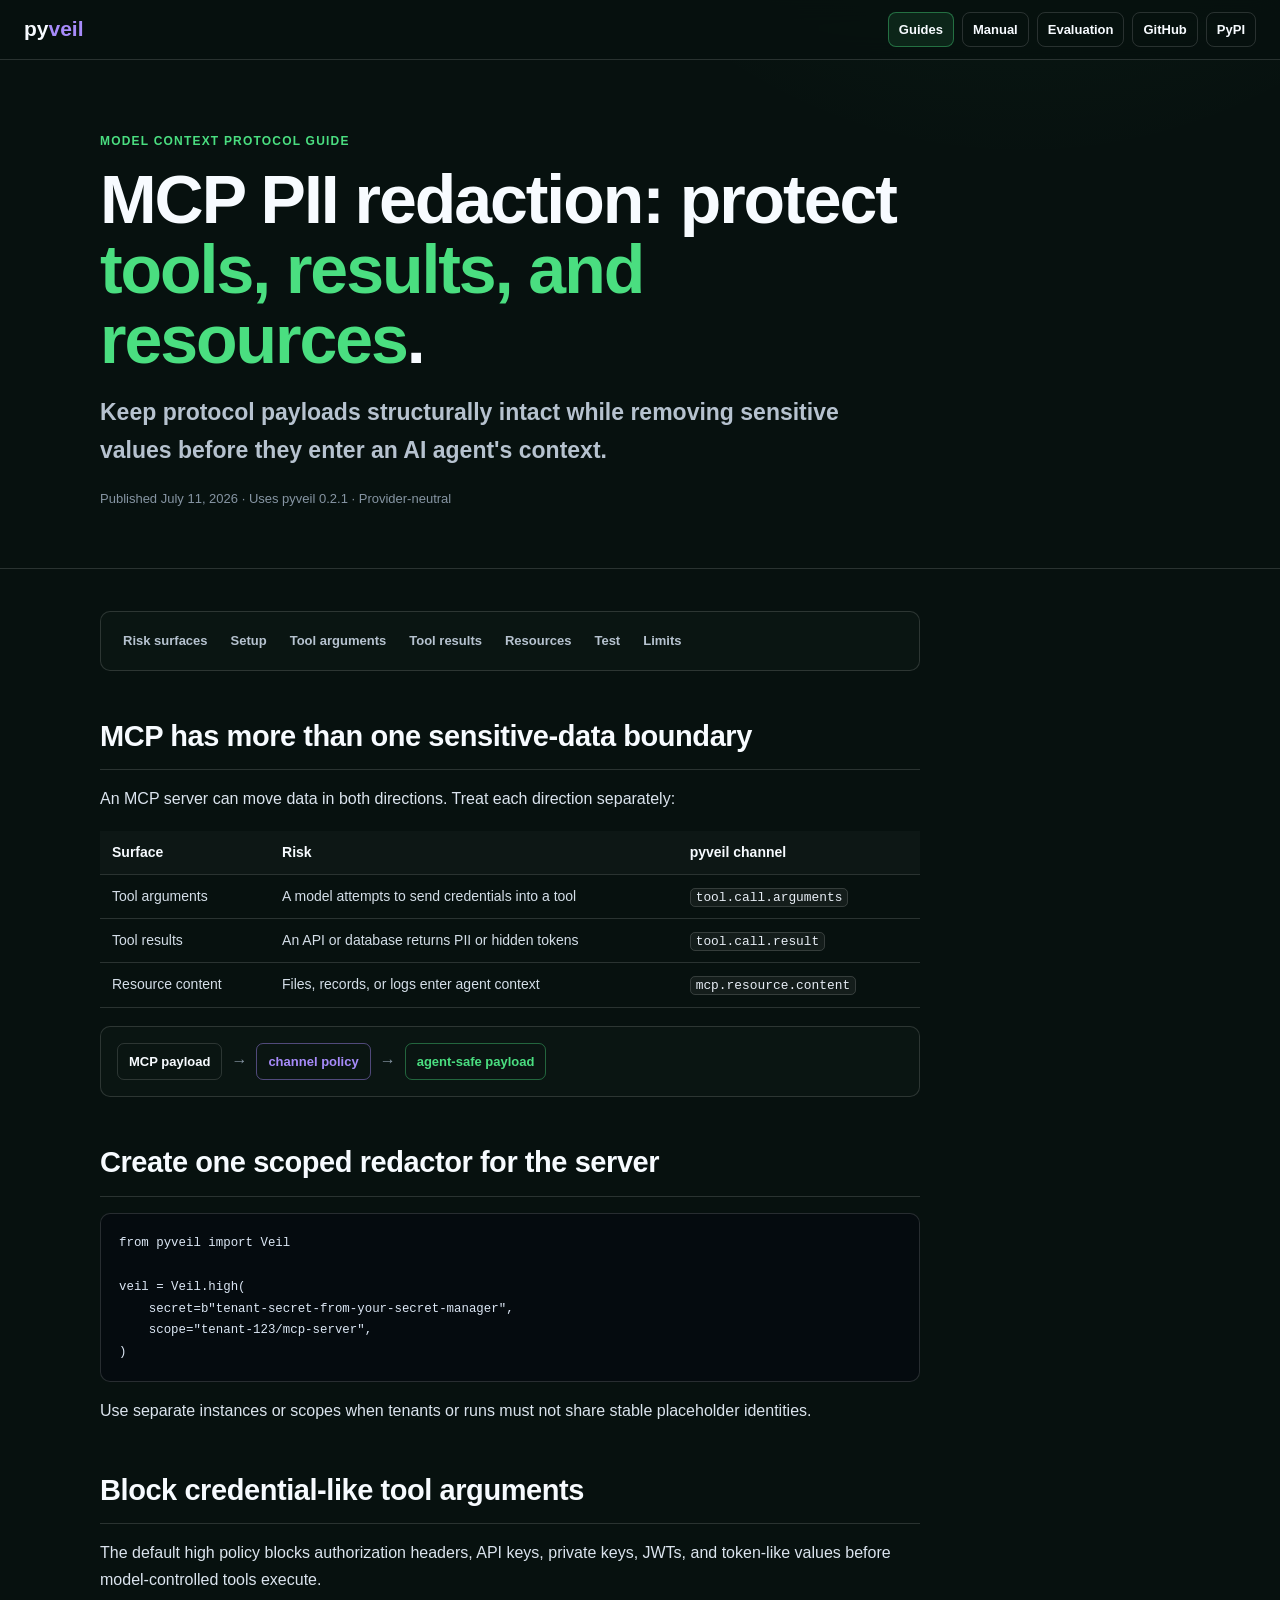
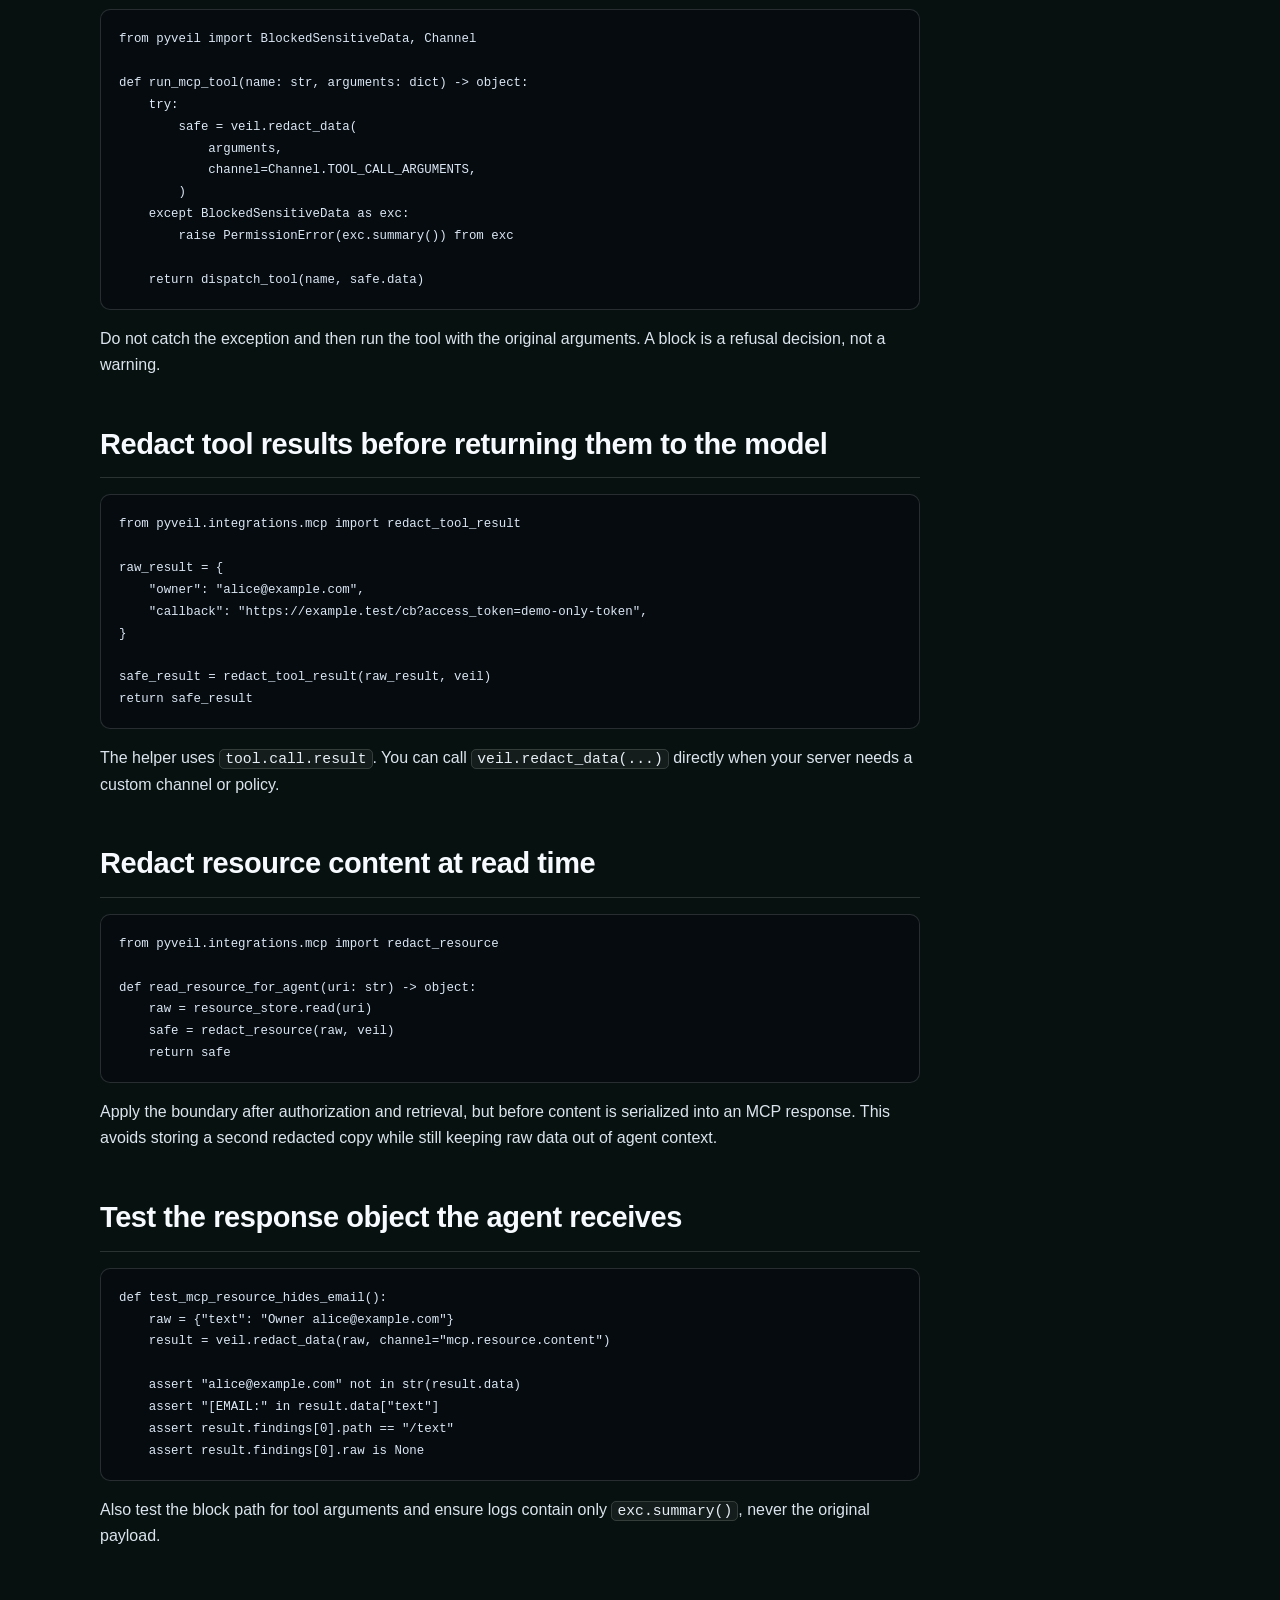
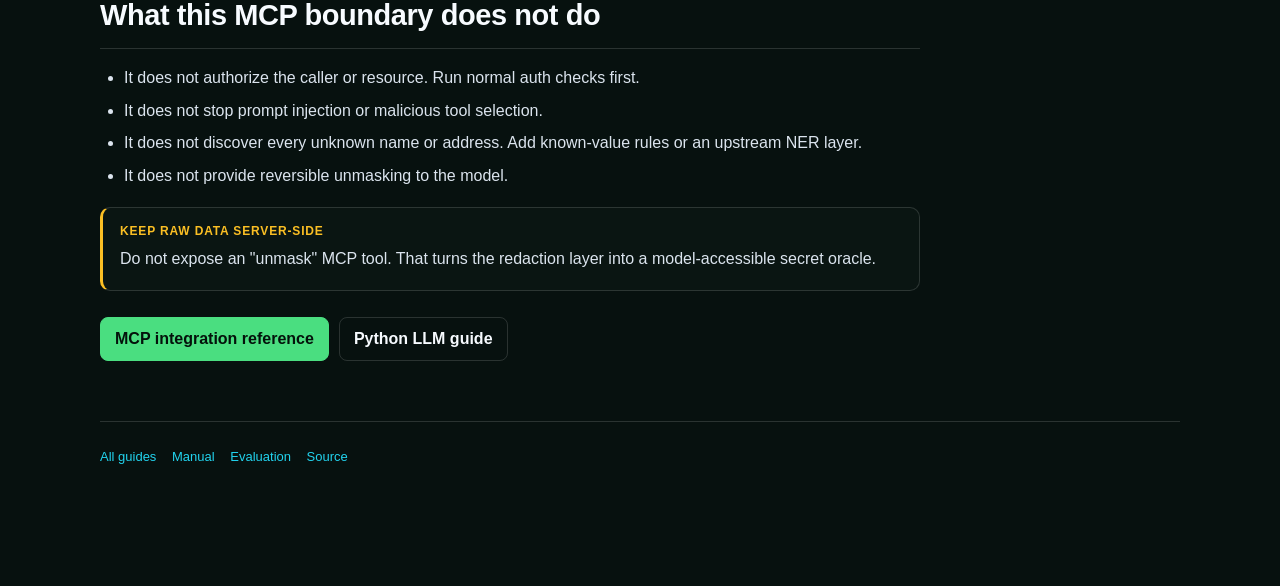
<file: docs/guides/mcp-pii-redaction.html>
<!doctype html>
<html lang="en">
<head>
  <meta charset="utf-8">
  <meta name="viewport" content="width=device-width, initial-scale=1">
  <title>MCP PII redaction in Python: tools and resources | pyveil</title>
  <meta name="description" content="Protect Model Context Protocol tool arguments, tool results, and resource content with local Python PII and secret redaction before AI agents see it.">
  <link rel="canonical" href="https://hyeonsangjeon.github.io/pyveil/guides/mcp-pii-redaction.html">
  <link rel="icon" href="../media/favicon.svg" type="image/svg+xml">
  <link rel="sitemap" href="../sitemap.xml" type="application/xml">
  <link rel="alternate" href="../llms.txt" type="text/plain" title="LLM-readable documentation">
  <meta property="og:type" content="article">
  <meta property="og:site_name" content="pyveil">
  <meta property="og:title" content="MCP PII redaction in Python">
  <meta property="og:description" content="Boundary-first redaction for MCP tool arguments, results, and resources.">
  <meta property="og:url" content="https://hyeonsangjeon.github.io/pyveil/guides/mcp-pii-redaction.html">
  <meta property="og:image" content="https://hyeonsangjeon.github.io/pyveil/media/social-preview.png">
  <meta name="twitter:card" content="summary_large_image">
  <link rel="stylesheet" href="style.css">
  <script type="application/ld+json">
  {
    "@context": "https://schema.org",
    "@type": "TechArticle",
    "headline": "MCP PII redaction in Python: protect tools and resources",
    "description": "A practical guide to local PII and secret redaction around Model Context Protocol boundaries.",
    "datePublished": "2026-07-11",
    "dateModified": "2026-07-11",
    "author": {"@type": "Person", "name": "Hyeon Sang Jeon", "url": "https://github.com/hyeonsangjeon"},
    "mainEntityOfPage": "https://hyeonsangjeon.github.io/pyveil/guides/mcp-pii-redaction.html",
    "about": ["Model Context Protocol", "MCP security", "PII redaction", "AI agents"]
  }
  </script>
</head>
<body>
  <header class="topbar">
    <a class="brand" href="../">py<span>veil</span></a>
    <nav class="nav" aria-label="Primary">
      <a class="active" href="./">Guides</a>
      <a href="../manual.html">Manual</a>
      <a href="../evaluation.html">Evaluation</a>
      <a href="https://github.com/hyeonsangjeon/pyveil">GitHub</a>
      <a href="https://pypi.org/project/pyveil/">PyPI</a>
    </nav>
  </header>

  <div class="hero">
    <div class="shell">
      <p class="eyebrow">Model Context Protocol guide</p>
      <h1>MCP PII redaction: protect <strong>tools, results, and resources</strong>.</h1>
      <p class="lede">Keep protocol payloads structurally intact while removing sensitive values before they enter an AI agent's context.</p>
      <p class="meta">Published July 11, 2026 &middot; Uses pyveil 0.2.1 &middot; Provider-neutral</p>
    </div>
  </div>

  <main class="shell">
    <article>
      <nav class="toc" aria-label="On this page">
        <a href="#surfaces">Risk surfaces</a>
        <a href="#setup">Setup</a>
        <a href="#arguments">Tool arguments</a>
        <a href="#results">Tool results</a>
        <a href="#resources">Resources</a>
        <a href="#test">Test</a>
        <a href="#limits">Limits</a>
      </nav>

      <section id="surfaces">
        <h2>MCP has more than one sensitive-data boundary</h2>
        <p>An MCP server can move data in both directions. Treat each direction separately:</p>
        <table>
          <thead><tr><th>Surface</th><th>Risk</th><th>pyveil channel</th></tr></thead>
          <tbody>
            <tr><td>Tool arguments</td><td>A model attempts to send credentials into a tool</td><td><code>tool.call.arguments</code></td></tr>
            <tr><td>Tool results</td><td>An API or database returns PII or hidden tokens</td><td><code>tool.call.result</code></td></tr>
            <tr><td>Resource content</td><td>Files, records, or logs enter agent context</td><td><code>mcp.resource.content</code></td></tr>
          </tbody>
        </table>
        <div class="flow">
          <span class="node">MCP payload</span>
          <span class="arrow">&rarr;</span>
          <span class="node veil">channel policy</span>
          <span class="arrow">&rarr;</span>
          <span class="node safe">agent-safe payload</span>
        </div>
      </section>

      <section id="setup">
        <h2>Create one scoped redactor for the server</h2>
        <pre><code>from pyveil import Veil

veil = Veil.high(
    secret=b"tenant-secret-from-your-secret-manager",
    scope="tenant-123/mcp-server",
)</code></pre>
        <p>Use separate instances or scopes when tenants or runs must not share stable placeholder identities.</p>
      </section>

      <section id="arguments">
        <h2>Block credential-like tool arguments</h2>
        <p>The default high policy blocks authorization headers, API keys, private keys, JWTs, and token-like values before model-controlled tools execute.</p>
        <pre><code>from pyveil import BlockedSensitiveData, Channel

def run_mcp_tool(name: str, arguments: dict) -> object:
    try:
        safe = veil.redact_data(
            arguments,
            channel=Channel.TOOL_CALL_ARGUMENTS,
        )
    except BlockedSensitiveData as exc:
        raise PermissionError(exc.summary()) from exc

    return dispatch_tool(name, safe.data)</code></pre>
        <p>Do not catch the exception and then run the tool with the original arguments. A block is a refusal decision, not a warning.</p>
      </section>

      <section id="results">
        <h2>Redact tool results before returning them to the model</h2>
        <pre><code>from pyveil.integrations.mcp import redact_tool_result

raw_result = {
    "owner": "alice@example.com",
    "callback": "https://example.test/cb?access_token=demo-only-token",
}

safe_result = redact_tool_result(raw_result, veil)
return safe_result</code></pre>
        <p>The helper uses <code>tool.call.result</code>. You can call <code>veil.redact_data(...)</code> directly when your server needs a custom channel or policy.</p>
      </section>

      <section id="resources">
        <h2>Redact resource content at read time</h2>
        <pre><code>from pyveil.integrations.mcp import redact_resource

def read_resource_for_agent(uri: str) -> object:
    raw = resource_store.read(uri)
    safe = redact_resource(raw, veil)
    return safe</code></pre>
        <p>Apply the boundary after authorization and retrieval, but before content is serialized into an MCP response. This avoids storing a second redacted copy while still keeping raw data out of agent context.</p>
      </section>

      <section id="test">
        <h2>Test the response object the agent receives</h2>
        <pre><code>def test_mcp_resource_hides_email():
    raw = {"text": "Owner alice@example.com"}
    result = veil.redact_data(raw, channel="mcp.resource.content")

    assert "alice@example.com" not in str(result.data)
    assert "[EMAIL:" in result.data["text"]
    assert result.findings[0].path == "/text"
    assert result.findings[0].raw is None</code></pre>
        <p>Also test the block path for tool arguments and ensure logs contain only <code>exc.summary()</code>, never the original payload.</p>
      </section>

      <section id="limits">
        <h2>What this MCP boundary does not do</h2>
        <ul>
          <li>It does not authorize the caller or resource. Run normal auth checks first.</li>
          <li>It does not stop prompt injection or malicious tool selection.</li>
          <li>It does not discover every unknown name or address. Add known-value rules or an upstream NER layer.</li>
          <li>It does not provide reversible unmasking to the model.</li>
        </ul>
        <div class="callout warn">
          <strong>Keep raw data server-side</strong>
          <p>Do not expose an "unmask" MCP tool. That turns the redaction layer into a model-accessible secret oracle.</p>
        </div>
      </section>

      <div class="actions">
        <a class="button primary" href="../manual.html#integrations">MCP integration reference</a>
        <a class="button" href="python-llm-pii-redaction.html">Python LLM guide</a>
      </div>
    </article>

    <footer class="footer">
      <a href="./">All guides</a>
      <a href="../manual.html">Manual</a>
      <a href="../evaluation.html">Evaluation</a>
      <a href="https://github.com/hyeonsangjeon/pyveil">Source</a>
    </footer>
  </main>
</body>
</html>
</file>
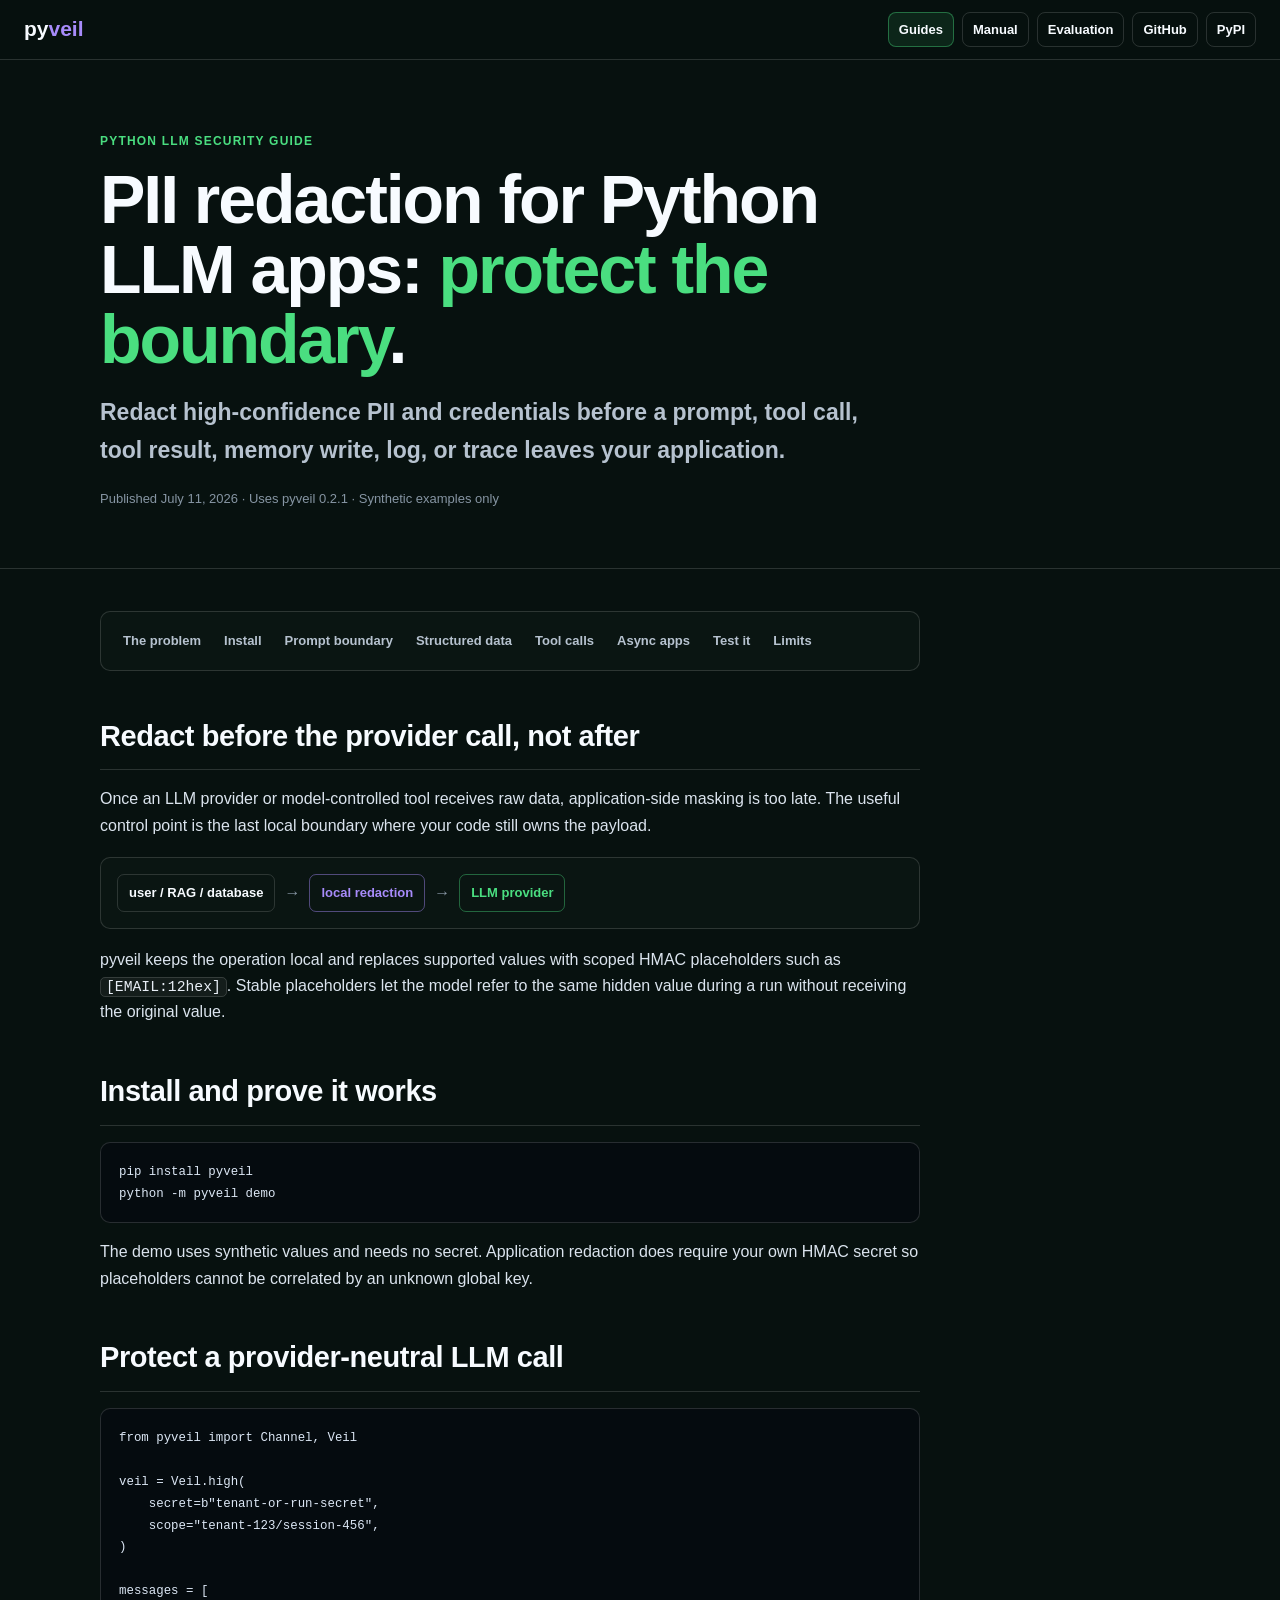
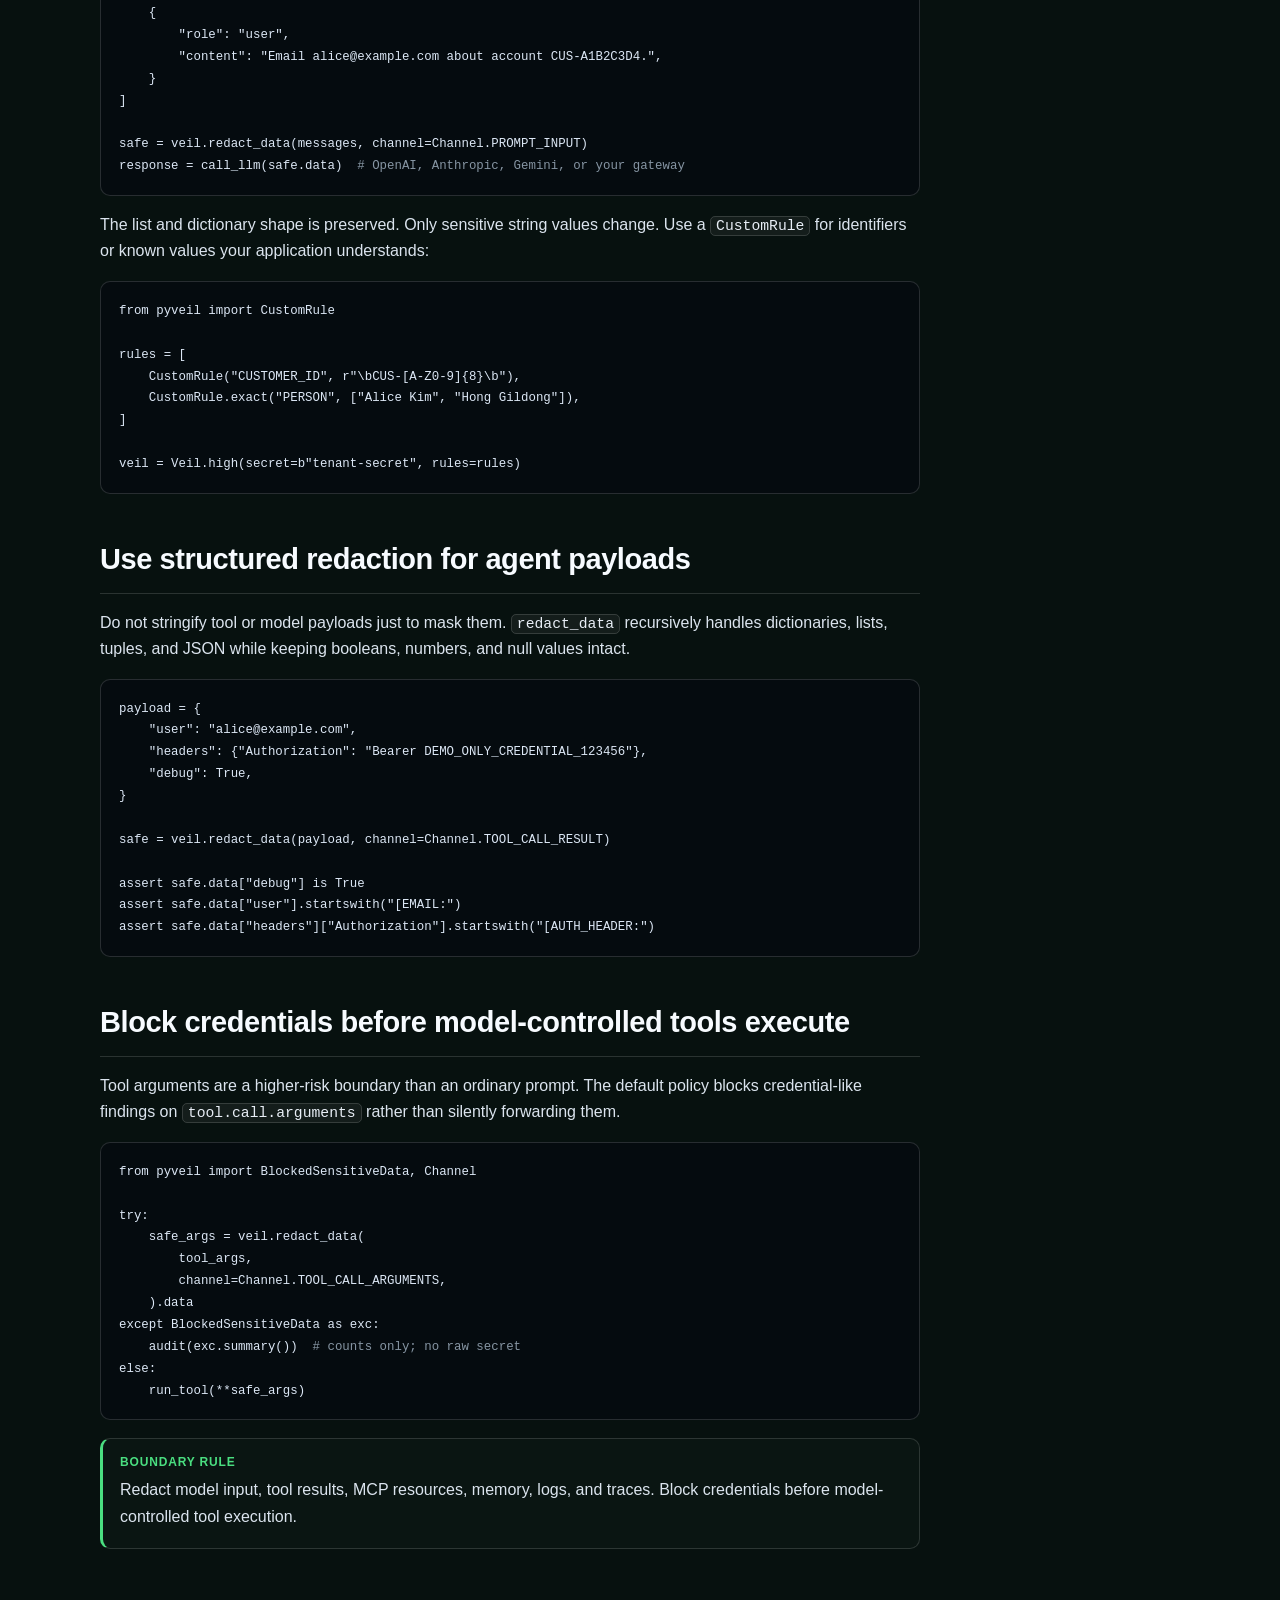
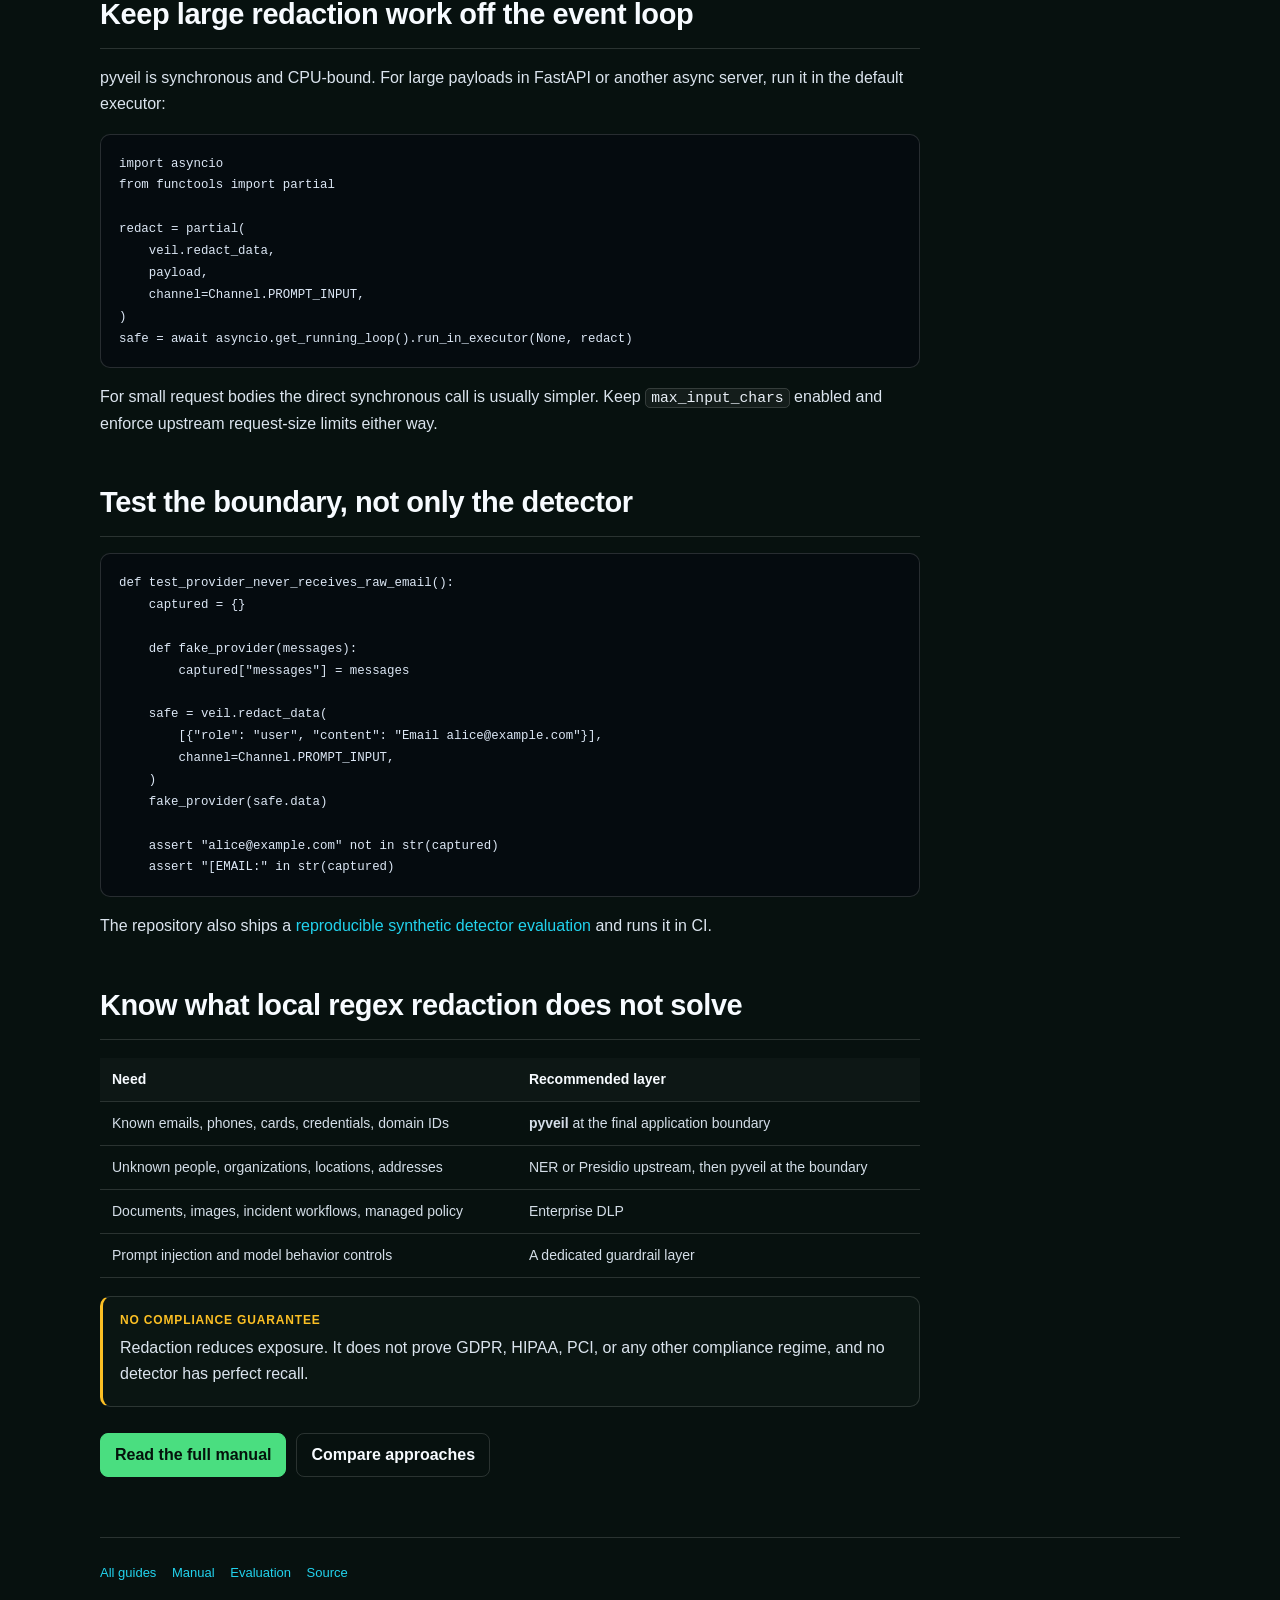
<file: docs/guides/python-llm-pii-redaction.html>
<!doctype html>
<html lang="en">
<head>
  <meta charset="utf-8">
  <meta name="viewport" content="width=device-width, initial-scale=1">
  <title>Python LLM PII redaction: protect prompts and tools | pyveil</title>
  <meta name="description" content="A practical Python tutorial for redacting PII, API keys, tokens, and known sensitive values before LLM prompts, AI agent tool calls, memory, and logs.">
  <link rel="canonical" href="https://hyeonsangjeon.github.io/pyveil/guides/python-llm-pii-redaction.html">
  <link rel="icon" href="../media/favicon.svg" type="image/svg+xml">
  <link rel="sitemap" href="../sitemap.xml" type="application/xml">
  <link rel="alternate" href="../llms.txt" type="text/plain" title="LLM-readable documentation">
  <meta property="og:type" content="article">
  <meta property="og:site_name" content="pyveil">
  <meta property="og:title" content="Python LLM PII redaction: a boundary-first guide">
  <meta property="og:description" content="Copy-paste Python patterns for redacting sensitive data before models and AI agent tools see it.">
  <meta property="og:url" content="https://hyeonsangjeon.github.io/pyveil/guides/python-llm-pii-redaction.html">
  <meta property="og:image" content="https://hyeonsangjeon.github.io/pyveil/media/social-preview.png">
  <meta name="twitter:card" content="summary_large_image">
  <link rel="stylesheet" href="style.css">
  <script type="application/ld+json">
  {
    "@context": "https://schema.org",
    "@type": "TechArticle",
    "headline": "Python LLM PII redaction: protect prompts, tools, memory, and logs",
    "description": "A practical boundary-first tutorial for local PII and secret redaction in Python LLM applications.",
    "datePublished": "2026-07-11",
    "dateModified": "2026-07-11",
    "author": {"@type": "Person", "name": "Hyeon Sang Jeon", "url": "https://github.com/hyeonsangjeon"},
    "publisher": {"@type": "Organization", "name": "pyveil"},
    "mainEntityOfPage": "https://hyeonsangjeon.github.io/pyveil/guides/python-llm-pii-redaction.html",
    "about": ["Python", "PII redaction", "large language models", "AI agents", "data privacy"]
  }
  </script>
</head>
<body>
  <header class="topbar">
    <a class="brand" href="../">py<span>veil</span></a>
    <nav class="nav" aria-label="Primary">
      <a class="active" href="./">Guides</a>
      <a href="../manual.html">Manual</a>
      <a href="../evaluation.html">Evaluation</a>
      <a href="https://github.com/hyeonsangjeon/pyveil">GitHub</a>
      <a href="https://pypi.org/project/pyveil/">PyPI</a>
    </nav>
  </header>

  <div class="hero">
    <div class="shell">
      <p class="eyebrow">Python LLM security guide</p>
      <h1>PII redaction for Python LLM apps: <strong>protect the boundary</strong>.</h1>
      <p class="lede">Redact high-confidence PII and credentials before a prompt, tool call, tool result, memory write, log, or trace leaves your application.</p>
      <p class="meta">Published July 11, 2026 &middot; Uses pyveil 0.2.1 &middot; Synthetic examples only</p>
    </div>
  </div>

  <main class="shell">
    <article>
      <nav class="toc" aria-label="On this page">
        <a href="#problem">The problem</a>
        <a href="#install">Install</a>
        <a href="#prompt">Prompt boundary</a>
        <a href="#structured">Structured data</a>
        <a href="#tools">Tool calls</a>
        <a href="#async">Async apps</a>
        <a href="#test">Test it</a>
        <a href="#limits">Limits</a>
      </nav>

      <section id="problem">
        <h2>Redact before the provider call, not after</h2>
        <p>Once an LLM provider or model-controlled tool receives raw data, application-side masking is too late. The useful control point is the last local boundary where your code still owns the payload.</p>
        <div class="flow">
          <span class="node">user / RAG / database</span>
          <span class="arrow">&rarr;</span>
          <span class="node veil">local redaction</span>
          <span class="arrow">&rarr;</span>
          <span class="node safe">LLM provider</span>
        </div>
        <p>pyveil keeps the operation local and replaces supported values with scoped HMAC placeholders such as <code>[EMAIL:12hex]</code>. Stable placeholders let the model refer to the same hidden value during a run without receiving the original value.</p>
      </section>

      <section id="install">
        <h2>Install and prove it works</h2>
        <pre><code>pip install pyveil
python -m pyveil demo</code></pre>
        <p>The demo uses synthetic values and needs no secret. Application redaction does require your own HMAC secret so placeholders cannot be correlated by an unknown global key.</p>
      </section>

      <section id="prompt">
        <h2>Protect a provider-neutral LLM call</h2>
        <pre><code>from pyveil import Channel, Veil

veil = Veil.high(
    secret=b"tenant-or-run-secret",
    scope="tenant-123/session-456",
)

messages = [
    {
        "role": "user",
        "content": "Email alice@example.com about account CUS-A1B2C3D4.",
    }
]

safe = veil.redact_data(messages, channel=Channel.PROMPT_INPUT)
response = call_llm(safe.data)  <span class="comment"># OpenAI, Anthropic, Gemini, or your gateway</span></code></pre>
        <p>The list and dictionary shape is preserved. Only sensitive string values change. Use a <code>CustomRule</code> for identifiers or known values your application understands:</p>
        <pre><code>from pyveil import CustomRule

rules = [
    CustomRule("CUSTOMER_ID", r"\bCUS-[A-Z0-9]{8}\b"),
    CustomRule.exact("PERSON", ["Alice Kim", "Hong Gildong"]),
]

veil = Veil.high(secret=b"tenant-secret", rules=rules)</code></pre>
      </section>

      <section id="structured">
        <h2>Use structured redaction for agent payloads</h2>
        <p>Do not stringify tool or model payloads just to mask them. <code>redact_data</code> recursively handles dictionaries, lists, tuples, and JSON while keeping booleans, numbers, and null values intact.</p>
        <pre><code>payload = {
    "user": "alice@example.com",
    "headers": {"Authorization": "Bearer DEMO_ONLY_CREDENTIAL_123456"},
    "debug": True,
}

safe = veil.redact_data(payload, channel=Channel.TOOL_CALL_RESULT)

assert safe.data["debug"] is True
assert safe.data["user"].startswith("[EMAIL:")
assert safe.data["headers"]["Authorization"].startswith("[AUTH_HEADER:")</code></pre>
      </section>

      <section id="tools">
        <h2>Block credentials before model-controlled tools execute</h2>
        <p>Tool arguments are a higher-risk boundary than an ordinary prompt. The default policy blocks credential-like findings on <code>tool.call.arguments</code> rather than silently forwarding them.</p>
        <pre><code>from pyveil import BlockedSensitiveData, Channel

try:
    safe_args = veil.redact_data(
        tool_args,
        channel=Channel.TOOL_CALL_ARGUMENTS,
    ).data
except BlockedSensitiveData as exc:
    audit(exc.summary())  <span class="comment"># counts only; no raw secret</span>
else:
    run_tool(**safe_args)</code></pre>
        <div class="callout">
          <strong>Boundary rule</strong>
          <p>Redact model input, tool results, MCP resources, memory, logs, and traces. Block credentials before model-controlled tool execution.</p>
        </div>
      </section>

      <section id="async">
        <h2>Keep large redaction work off the event loop</h2>
        <p>pyveil is synchronous and CPU-bound. For large payloads in FastAPI or another async server, run it in the default executor:</p>
        <pre><code>import asyncio
from functools import partial

redact = partial(
    veil.redact_data,
    payload,
    channel=Channel.PROMPT_INPUT,
)
safe = await asyncio.get_running_loop().run_in_executor(None, redact)</code></pre>
        <p>For small request bodies the direct synchronous call is usually simpler. Keep <code>max_input_chars</code> enabled and enforce upstream request-size limits either way.</p>
      </section>

      <section id="test">
        <h2>Test the boundary, not only the detector</h2>
        <pre><code>def test_provider_never_receives_raw_email():
    captured = {}

    def fake_provider(messages):
        captured["messages"] = messages

    safe = veil.redact_data(
        [{"role": "user", "content": "Email alice@example.com"}],
        channel=Channel.PROMPT_INPUT,
    )
    fake_provider(safe.data)

    assert "alice@example.com" not in str(captured)
    assert "[EMAIL:" in str(captured)</code></pre>
        <p>The repository also ships a <a href="../evaluation.html">reproducible synthetic detector evaluation</a> and runs it in CI.</p>
      </section>

      <section id="limits">
        <h2>Know what local regex redaction does not solve</h2>
        <table>
          <thead><tr><th>Need</th><th>Recommended layer</th></tr></thead>
          <tbody>
            <tr><td>Known emails, phones, cards, credentials, domain IDs</td><td><strong>pyveil</strong> at the final application boundary</td></tr>
            <tr><td>Unknown people, organizations, locations, addresses</td><td>NER or Presidio upstream, then pyveil at the boundary</td></tr>
            <tr><td>Documents, images, incident workflows, managed policy</td><td>Enterprise DLP</td></tr>
            <tr><td>Prompt injection and model behavior controls</td><td>A dedicated guardrail layer</td></tr>
          </tbody>
        </table>
        <div class="callout warn">
          <strong>No compliance guarantee</strong>
          <p>Redaction reduces exposure. It does not prove GDPR, HIPAA, PCI, or any other compliance regime, and no detector has perfect recall.</p>
        </div>
      </section>

      <div class="actions">
        <a class="button primary" href="../manual.html">Read the full manual</a>
        <a class="button" href="pyveil-vs-presidio.html">Compare approaches</a>
      </div>
    </article>

    <footer class="footer">
      <a href="./">All guides</a>
      <a href="../manual.html">Manual</a>
      <a href="../evaluation.html">Evaluation</a>
      <a href="https://github.com/hyeonsangjeon/pyveil">Source</a>
    </footer>
  </main>
</body>
</html>
</file>
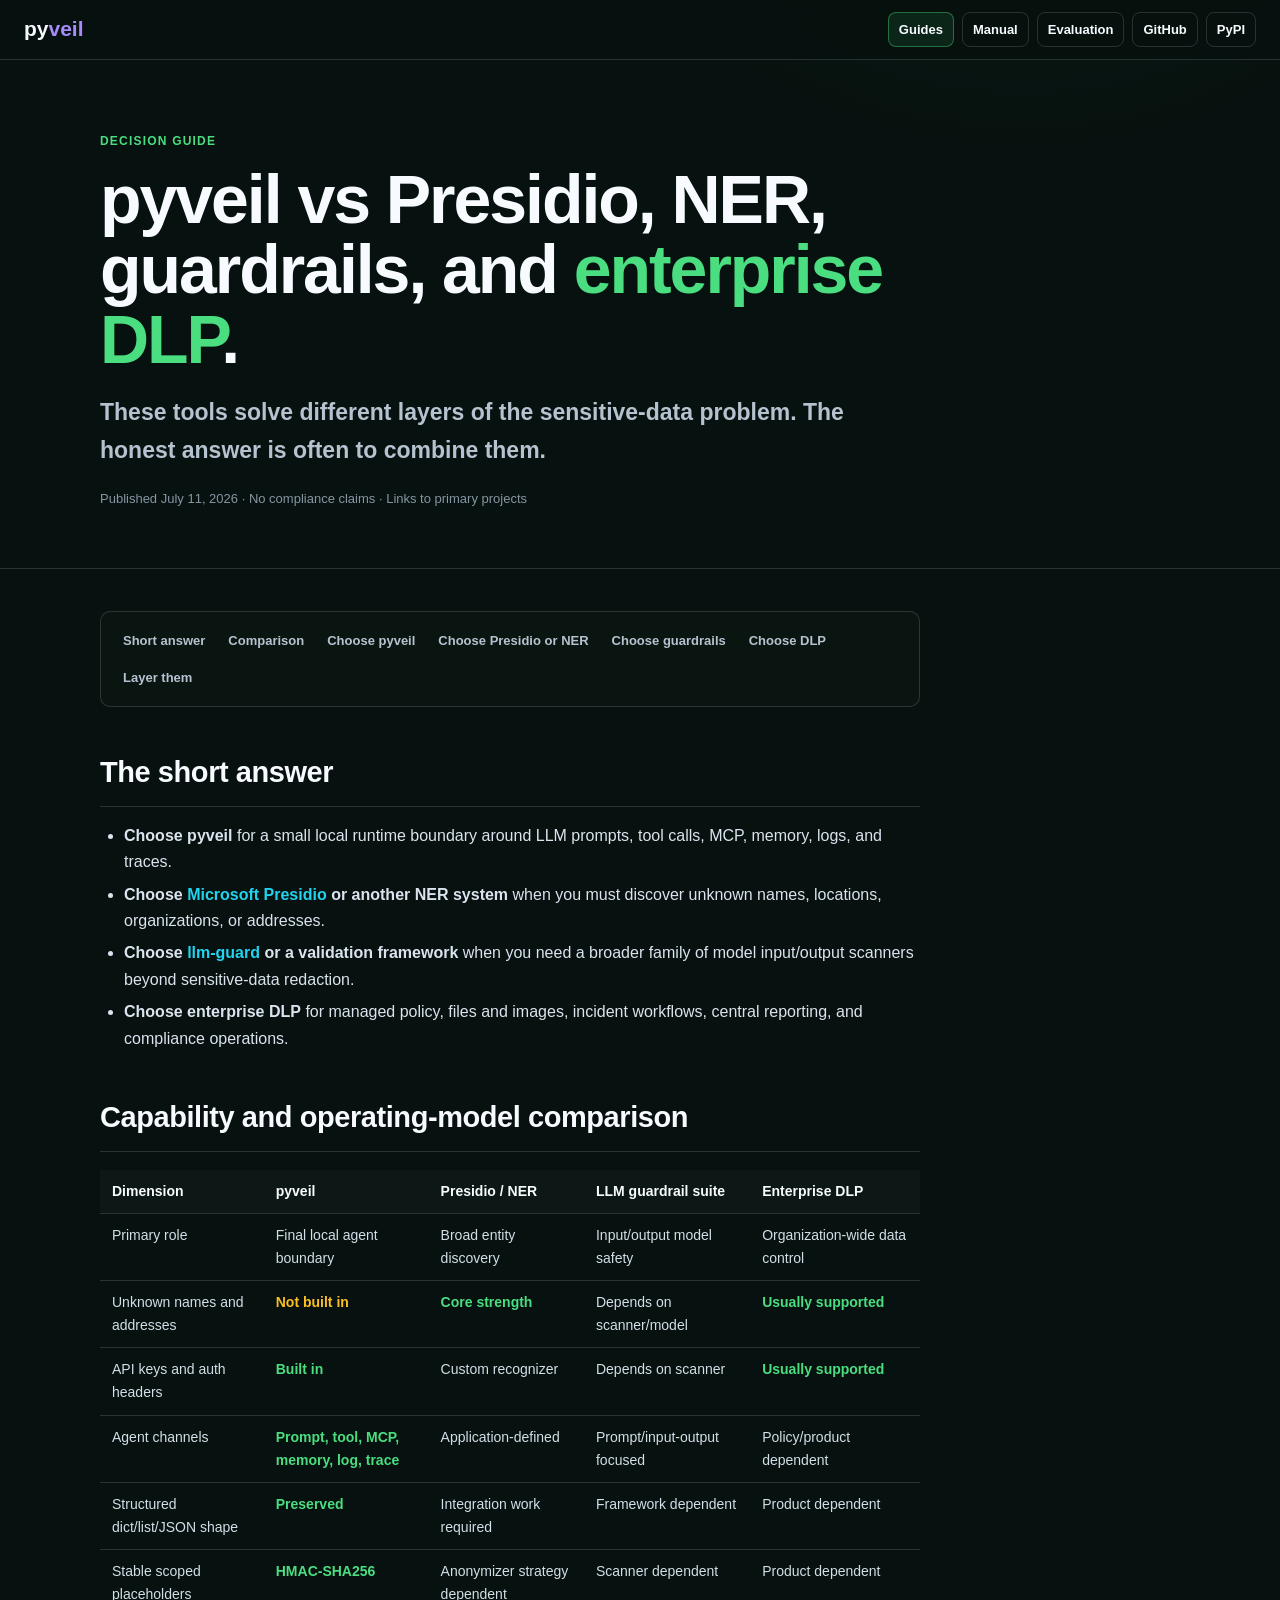
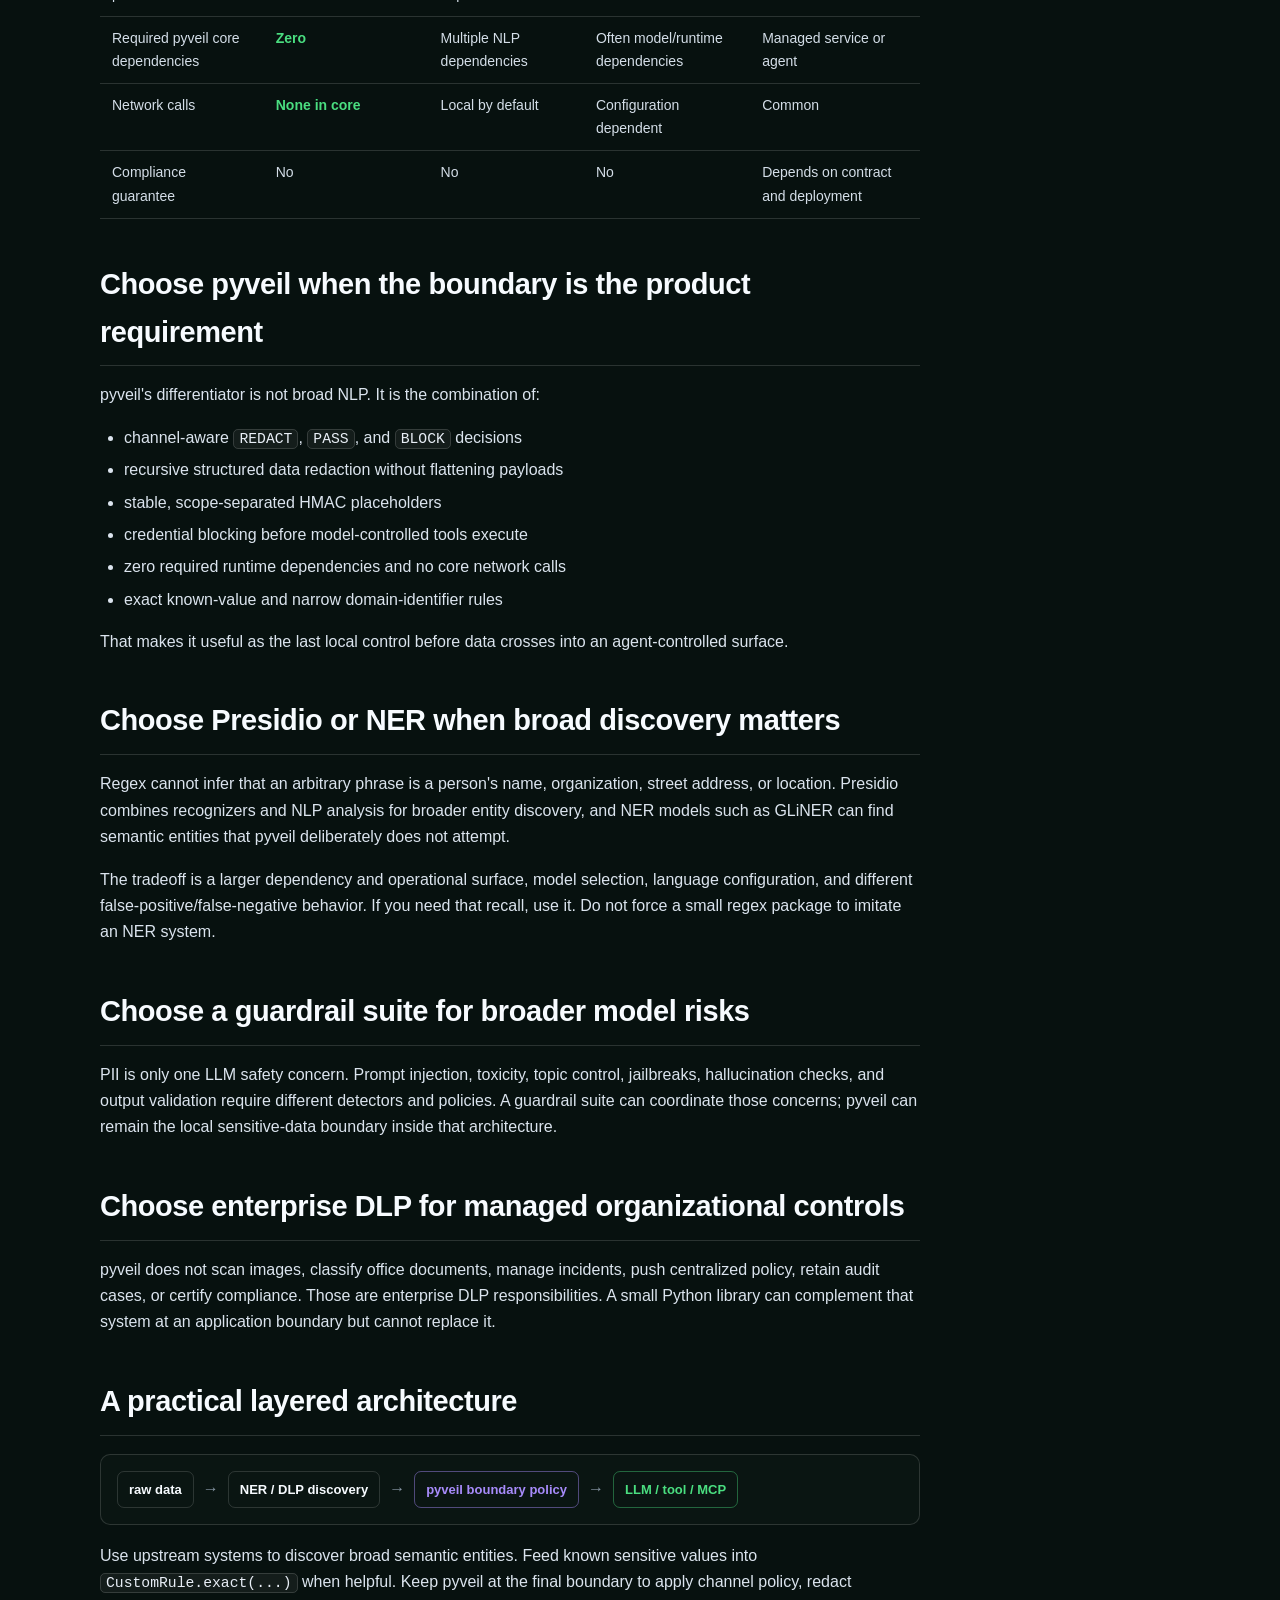
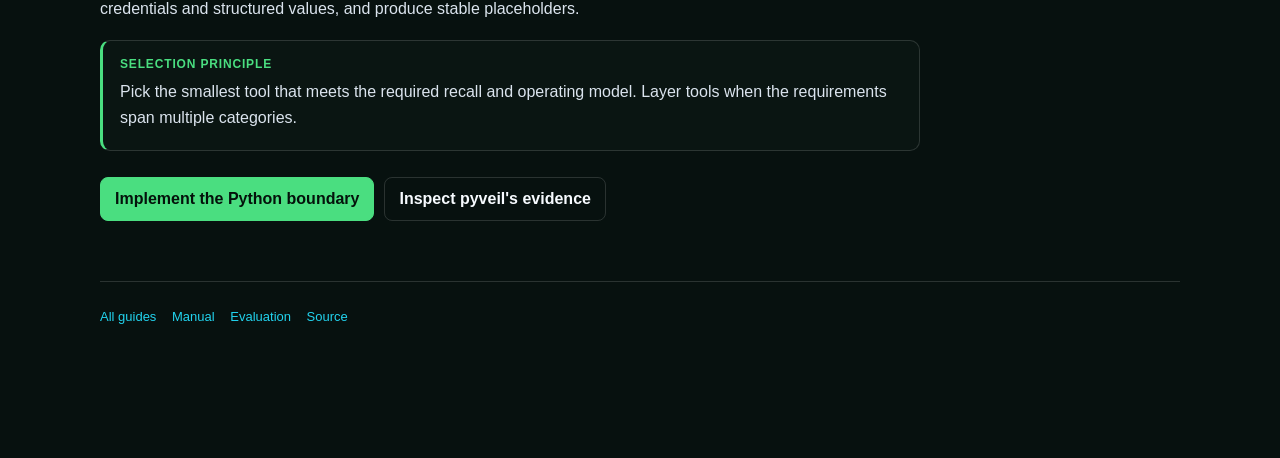
<file: docs/guides/pyveil-vs-presidio.html>
<!doctype html>
<html lang="en">
<head>
  <meta charset="utf-8">
  <meta name="viewport" content="width=device-width, initial-scale=1">
  <title>pyveil vs Presidio, llm-guard, NER, and DLP</title>
  <meta name="description" content="An honest comparison of pyveil, Microsoft Presidio, llm-guard, NER models, secret scanners, and enterprise DLP for Python LLM PII redaction.">
  <link rel="canonical" href="https://hyeonsangjeon.github.io/pyveil/guides/pyveil-vs-presidio.html">
  <link rel="icon" href="../media/favicon.svg" type="image/svg+xml">
  <link rel="sitemap" href="../sitemap.xml" type="application/xml">
  <link rel="alternate" href="../llms.txt" type="text/plain" title="LLM-readable documentation">
  <meta property="og:type" content="article">
  <meta property="og:site_name" content="pyveil">
  <meta property="og:title" content="pyveil vs Presidio, llm-guard, NER, and DLP">
  <meta property="og:description" content="Choose the right PII redaction layer for Python LLM applications and AI agents.">
  <meta property="og:url" content="https://hyeonsangjeon.github.io/pyveil/guides/pyveil-vs-presidio.html">
  <meta property="og:image" content="https://hyeonsangjeon.github.io/pyveil/media/social-preview.png">
  <meta name="twitter:card" content="summary_large_image">
  <link rel="stylesheet" href="style.css">
  <script type="application/ld+json">
  {
    "@context": "https://schema.org",
    "@type": "TechArticle",
    "headline": "pyveil vs Presidio, llm-guard, NER, and enterprise DLP",
    "description": "A decision guide for selecting and layering PII redaction tools in Python LLM applications.",
    "datePublished": "2026-07-11",
    "dateModified": "2026-07-11",
    "author": {"@type": "Person", "name": "Hyeon Sang Jeon", "url": "https://github.com/hyeonsangjeon"},
    "mainEntityOfPage": "https://hyeonsangjeon.github.io/pyveil/guides/pyveil-vs-presidio.html",
    "about": ["PII redaction", "Microsoft Presidio", "llm-guard", "named entity recognition", "DLP"]
  }
  </script>
</head>
<body>
  <header class="topbar">
    <a class="brand" href="../">py<span>veil</span></a>
    <nav class="nav" aria-label="Primary">
      <a class="active" href="./">Guides</a>
      <a href="../manual.html">Manual</a>
      <a href="../evaluation.html">Evaluation</a>
      <a href="https://github.com/hyeonsangjeon/pyveil">GitHub</a>
      <a href="https://pypi.org/project/pyveil/">PyPI</a>
    </nav>
  </header>

  <div class="hero">
    <div class="shell">
      <p class="eyebrow">Decision guide</p>
      <h1>pyveil vs Presidio, NER, guardrails, and <strong>enterprise DLP</strong>.</h1>
      <p class="lede">These tools solve different layers of the sensitive-data problem. The honest answer is often to combine them.</p>
      <p class="meta">Published July 11, 2026 &middot; No compliance claims &middot; Links to primary projects</p>
    </div>
  </div>

  <main class="shell">
    <article>
      <nav class="toc" aria-label="On this page">
        <a href="#short-answer">Short answer</a>
        <a href="#matrix">Comparison</a>
        <a href="#pyveil">Choose pyveil</a>
        <a href="#presidio">Choose Presidio or NER</a>
        <a href="#guardrails">Choose guardrails</a>
        <a href="#dlp">Choose DLP</a>
        <a href="#layer">Layer them</a>
      </nav>

      <section id="short-answer">
        <h2>The short answer</h2>
        <ul>
          <li><strong>Choose pyveil</strong> for a small local runtime boundary around LLM prompts, tool calls, MCP, memory, logs, and traces.</li>
          <li><strong>Choose <a href="https://microsoft.github.io/presidio/">Microsoft Presidio</a> or another NER system</strong> when you must discover unknown names, locations, organizations, or addresses.</li>
          <li><strong>Choose <a href="https://github.com/protectai/llm-guard">llm-guard</a> or a validation framework</strong> when you need a broader family of model input/output scanners beyond sensitive-data redaction.</li>
          <li><strong>Choose enterprise DLP</strong> for managed policy, files and images, incident workflows, central reporting, and compliance operations.</li>
        </ul>
      </section>

      <section id="matrix">
        <h2>Capability and operating-model comparison</h2>
        <table>
          <thead>
            <tr><th>Dimension</th><th>pyveil</th><th>Presidio / NER</th><th>LLM guardrail suite</th><th>Enterprise DLP</th></tr>
          </thead>
          <tbody>
            <tr><td>Primary role</td><td>Final local agent boundary</td><td>Broad entity discovery</td><td>Input/output model safety</td><td>Organization-wide data control</td></tr>
            <tr><td>Unknown names and addresses</td><td class="partial">Not built in</td><td class="yes">Core strength</td><td>Depends on scanner/model</td><td class="yes">Usually supported</td></tr>
            <tr><td>API keys and auth headers</td><td class="yes">Built in</td><td>Custom recognizer</td><td>Depends on scanner</td><td class="yes">Usually supported</td></tr>
            <tr><td>Agent channels</td><td class="yes">Prompt, tool, MCP, memory, log, trace</td><td>Application-defined</td><td>Prompt/input-output focused</td><td>Policy/product dependent</td></tr>
            <tr><td>Structured dict/list/JSON shape</td><td class="yes">Preserved</td><td>Integration work required</td><td>Framework dependent</td><td>Product dependent</td></tr>
            <tr><td>Stable scoped placeholders</td><td class="yes">HMAC-SHA256</td><td>Anonymizer strategy dependent</td><td>Scanner dependent</td><td>Product dependent</td></tr>
            <tr><td>Required pyveil core dependencies</td><td class="yes">Zero</td><td>Multiple NLP dependencies</td><td>Often model/runtime dependencies</td><td>Managed service or agent</td></tr>
            <tr><td>Network calls</td><td class="yes">None in core</td><td>Local by default</td><td>Configuration dependent</td><td>Common</td></tr>
            <tr><td>Compliance guarantee</td><td>No</td><td>No</td><td>No</td><td>Depends on contract and deployment</td></tr>
          </tbody>
        </table>
      </section>

      <section id="pyveil">
        <h2>Choose pyveil when the boundary is the product requirement</h2>
        <p>pyveil's differentiator is not broad NLP. It is the combination of:</p>
        <ul>
          <li>channel-aware <code>REDACT</code>, <code>PASS</code>, and <code>BLOCK</code> decisions</li>
          <li>recursive structured data redaction without flattening payloads</li>
          <li>stable, scope-separated HMAC placeholders</li>
          <li>credential blocking before model-controlled tools execute</li>
          <li>zero required runtime dependencies and no core network calls</li>
          <li>exact known-value and narrow domain-identifier rules</li>
        </ul>
        <p>That makes it useful as the last local control before data crosses into an agent-controlled surface.</p>
      </section>

      <section id="presidio">
        <h2>Choose Presidio or NER when broad discovery matters</h2>
        <p>Regex cannot infer that an arbitrary phrase is a person's name, organization, street address, or location. Presidio combines recognizers and NLP analysis for broader entity discovery, and NER models such as GLiNER can find semantic entities that pyveil deliberately does not attempt.</p>
        <p>The tradeoff is a larger dependency and operational surface, model selection, language configuration, and different false-positive/false-negative behavior. If you need that recall, use it. Do not force a small regex package to imitate an NER system.</p>
      </section>

      <section id="guardrails">
        <h2>Choose a guardrail suite for broader model risks</h2>
        <p>PII is only one LLM safety concern. Prompt injection, toxicity, topic control, jailbreaks, hallucination checks, and output validation require different detectors and policies. A guardrail suite can coordinate those concerns; pyveil can remain the local sensitive-data boundary inside that architecture.</p>
      </section>

      <section id="dlp">
        <h2>Choose enterprise DLP for managed organizational controls</h2>
        <p>pyveil does not scan images, classify office documents, manage incidents, push centralized policy, retain audit cases, or certify compliance. Those are enterprise DLP responsibilities. A small Python library can complement that system at an application boundary but cannot replace it.</p>
      </section>

      <section id="layer">
        <h2>A practical layered architecture</h2>
        <div class="flow">
          <span class="node">raw data</span>
          <span class="arrow">&rarr;</span>
          <span class="node">NER / DLP discovery</span>
          <span class="arrow">&rarr;</span>
          <span class="node veil">pyveil boundary policy</span>
          <span class="arrow">&rarr;</span>
          <span class="node safe">LLM / tool / MCP</span>
        </div>
        <p>Use upstream systems to discover broad semantic entities. Feed known sensitive values into <code>CustomRule.exact(...)</code> when helpful. Keep pyveil at the final boundary to apply channel policy, redact credentials and structured values, and produce stable placeholders.</p>
        <div class="callout">
          <strong>Selection principle</strong>
          <p>Pick the smallest tool that meets the required recall and operating model. Layer tools when the requirements span multiple categories.</p>
        </div>
      </section>

      <div class="actions">
        <a class="button primary" href="python-llm-pii-redaction.html">Implement the Python boundary</a>
        <a class="button" href="../evaluation.html">Inspect pyveil's evidence</a>
      </div>
    </article>

    <footer class="footer">
      <a href="./">All guides</a>
      <a href="../manual.html">Manual</a>
      <a href="../evaluation.html">Evaluation</a>
      <a href="https://github.com/hyeonsangjeon/pyveil">Source</a>
    </footer>
  </main>
</body>
</html>
</file>
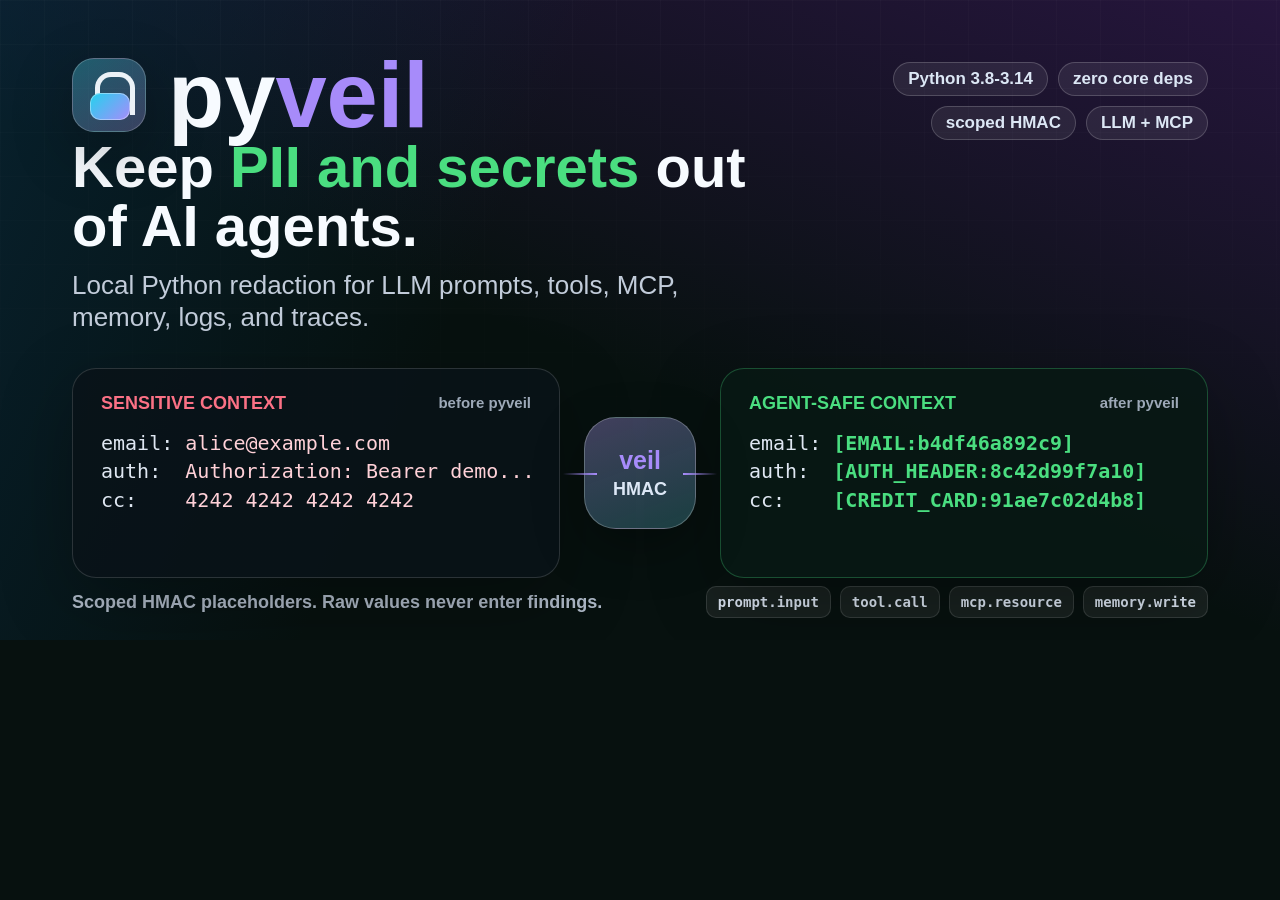
<file: docs/media/social-preview.html>
<!doctype html>
<html lang="en">
<head>
  <meta charset="utf-8">
  <meta name="viewport" content="width=1280, initial-scale=1">
  <title>pyveil social preview</title>
  <style>
    :root {
      --bg: #07110f;
      --ink: #f7fbff;
      --muted: #9da9b8;
      --line: rgba(255, 255, 255, 0.14);
      --panel: rgba(10, 19, 24, 0.88);
      --panel-2: rgba(8, 25, 20, 0.9);
      --violet: #a78bfa;
      --cyan: #22d3ee;
      --green: #4ade80;
      --red: #fb7185;
      --amber: #fbbf24;
    }

    * {
      box-sizing: border-box;
    }

    html,
    body {
      width: 1280px;
      height: 640px;
      margin: 0;
      overflow: hidden;
      background: var(--bg);
      color: var(--ink);
      font-family: -apple-system, BlinkMacSystemFont, "SF Pro Display",
        "Helvetica Neue", Arial, sans-serif;
    }

    body {
      position: relative;
      padding: 54px 72px;
      background:
        linear-gradient(115deg, rgba(8, 47, 73, 0.52), transparent 38%),
        linear-gradient(22deg, transparent 45%, rgba(88, 28, 135, 0.38)),
        #07110f;
    }

    .grid {
      position: absolute;
      inset: 0;
      background-image:
        linear-gradient(rgba(255, 255, 255, 0.045) 1px, transparent 1px),
        linear-gradient(90deg, rgba(255, 255, 255, 0.045) 1px, transparent 1px);
      background-size: 44px 44px;
      mask-image: linear-gradient(180deg, rgba(0, 0, 0, 0.85), transparent 78%);
      opacity: 0.52;
    }

    .frame {
      position: relative;
      z-index: 1;
      height: 100%;
      display: flex;
      flex-direction: column;
      gap: 34px;
    }

    .top {
      display: flex;
      align-items: flex-start;
      justify-content: space-between;
      gap: 36px;
    }

    .brand {
      display: flex;
      align-items: center;
      gap: 22px;
    }

    .mark {
      width: 74px;
      height: 74px;
      border-radius: 22px;
      position: relative;
      background:
        linear-gradient(145deg, rgba(34, 211, 238, 0.28), rgba(167, 139, 250, 0.22)),
        rgba(255, 255, 255, 0.08);
      border: 1px solid rgba(255, 255, 255, 0.22);
      box-shadow: 0 20px 60px rgba(0, 0, 0, 0.28);
    }

    .mark::before {
      content: "";
      position: absolute;
      left: 22px;
      top: 13px;
      width: 30px;
      height: 38px;
      border: 5px solid var(--ink);
      border-bottom: 0;
      border-radius: 16px 16px 0 0;
      opacity: 0.95;
    }

    .mark::after {
      content: "";
      position: absolute;
      left: 17px;
      top: 34px;
      width: 40px;
      height: 27px;
      border-radius: 10px;
      background: linear-gradient(135deg, var(--cyan), var(--violet));
      box-shadow: inset 0 0 0 1px rgba(255, 255, 255, 0.38);
    }

    .name {
      font-size: 92px;
      line-height: 0.9;
      font-weight: 760;
      letter-spacing: 0;
    }

    .name span {
      color: var(--violet);
    }

    .badges {
      display: flex;
      flex-wrap: wrap;
      justify-content: flex-end;
      gap: 10px;
      max-width: 440px;
      padding-top: 8px;
    }

    .badge {
      height: 34px;
      display: inline-flex;
      align-items: center;
      padding: 0 14px;
      border-radius: 999px;
      border: 1px solid rgba(255, 255, 255, 0.18);
      background: rgba(255, 255, 255, 0.075);
      color: #dce7f5;
      font-size: 17px;
      font-weight: 650;
      white-space: nowrap;
    }

    .hero {
      max-width: 980px;
    }

    .headline {
      margin: 0;
      font-size: 58px;
      line-height: 1.02;
      font-weight: 760;
      letter-spacing: 0;
    }

    .headline strong {
      color: var(--green);
      font-weight: 760;
    }

    .subhead {
      margin: 14px 0 0;
      color: #c2ccda;
      font-size: 26px;
      line-height: 1.24;
      font-weight: 500;
    }

    .stage {
      margin-top: auto;
      margin-bottom: 56px;
      display: grid;
      grid-template-columns: 1fr 120px 1fr;
      align-items: stretch;
      gap: 20px;
    }

    .panel {
      min-height: 210px;
      border-radius: 24px;
      padding: 25px 28px;
      background: var(--panel);
      border: 1px solid var(--line);
      box-shadow: 0 22px 72px rgba(0, 0, 0, 0.28);
      overflow: hidden;
    }

    .panel.safe {
      background: var(--panel-2);
      border-color: rgba(74, 222, 128, 0.28);
    }

    .label {
      display: flex;
      align-items: center;
      justify-content: space-between;
      margin-bottom: 17px;
      font-size: 18px;
      line-height: 1;
      font-weight: 760;
      text-transform: uppercase;
      color: var(--red);
    }

    .safe .label {
      color: var(--green);
    }

    .tiny {
      color: var(--muted);
      font-size: 15px;
      font-weight: 650;
      text-transform: none;
    }

    .code {
      font-family: "SF Mono", SFMono-Regular, Menlo, Monaco, Consolas, monospace;
      font-size: 20px;
      line-height: 1.44;
      color: #dfe7f2;
      white-space: pre;
    }

    .secret {
      color: #ffd1d8;
    }

    .placeholder {
      color: var(--green);
      font-weight: 750;
    }

    .pipe {
      display: flex;
      align-items: center;
      justify-content: center;
      position: relative;
    }

    .pipe::before,
    .pipe::after {
      content: "";
      position: absolute;
      top: 50%;
      width: 34px;
      height: 2px;
      background: linear-gradient(90deg, transparent, var(--violet));
    }

    .pipe::before {
      left: -17px;
    }

    .pipe::after {
      right: -17px;
      background: linear-gradient(90deg, var(--violet), transparent);
    }

    .core {
      width: 112px;
      height: 112px;
      border-radius: 32px;
      display: flex;
      flex-direction: column;
      align-items: center;
      justify-content: center;
      gap: 7px;
      background:
        linear-gradient(160deg, rgba(167, 139, 250, 0.28), rgba(34, 211, 238, 0.16)),
        rgba(255, 255, 255, 0.08);
      border: 1px solid rgba(255, 255, 255, 0.25);
      box-shadow: 0 18px 52px rgba(0, 0, 0, 0.32);
    }

    .core .veil {
      font-size: 25px;
      line-height: 1;
      color: var(--violet);
      font-weight: 800;
    }

    .core .hmac {
      font-size: 18px;
      line-height: 1;
      color: #dce7f5;
      font-weight: 760;
      letter-spacing: 0;
    }

    .footer {
      position: absolute;
      left: 72px;
      right: 72px;
      bottom: 22px;
      display: flex;
      align-items: center;
      justify-content: space-between;
      gap: 24px;
      color: #aeb9c7;
      font-size: 18px;
      font-weight: 560;
    }

    .channels {
      display: flex;
      gap: 9px;
      align-items: center;
    }

    .channel {
      padding: 8px 11px;
      border-radius: 10px;
      background: rgba(255, 255, 255, 0.07);
      border: 1px solid rgba(255, 255, 255, 0.12);
      color: #d8e2ef;
      font-family: "SF Mono", SFMono-Regular, Menlo, Monaco, Consolas, monospace;
      font-size: 14px;
      line-height: 1;
    }
  </style>
</head>
<body>
  <div class="grid"></div>
  <main class="frame" aria-label="pyveil social preview">
    <section class="top">
      <div>
        <div class="brand">
          <div class="mark" aria-hidden="true"></div>
          <div class="name">py<span>veil</span></div>
        </div>
        <div class="hero">
          <h1 class="headline">Keep <strong>PII and secrets</strong> out of AI agents.</h1>
          <p class="subhead">Local Python redaction for LLM prompts, tools, MCP, memory, logs, and traces.</p>
        </div>
      </div>

      <div class="badges" aria-label="package facts">
        <div class="badge">Python 3.8-3.14</div>
        <div class="badge">zero core deps</div>
        <div class="badge">scoped HMAC</div>
        <div class="badge">LLM + MCP</div>
      </div>
    </section>

    <section class="stage" aria-label="redaction flow">
      <div class="panel">
        <div class="label">
          Sensitive context
          <span class="tiny">before pyveil</span>
        </div>
        <div class="code">email: <span class="secret">alice@example.com</span>
auth:  <span class="secret">Authorization: Bearer demo...</span>
cc:    <span class="secret">4242 4242 4242 4242</span></div>
      </div>

      <div class="pipe" aria-hidden="true">
        <div class="core">
          <div class="veil">veil</div>
          <div class="hmac">HMAC</div>
        </div>
      </div>

      <div class="panel safe">
        <div class="label">
          Agent-safe context
          <span class="tiny">after pyveil</span>
        </div>
        <div class="code">email: <span class="placeholder">[EMAIL:b4df46a892c9]</span>
auth:  <span class="placeholder">[AUTH_HEADER:8c42d99f7a10]</span>
cc:    <span class="placeholder">[CREDIT_CARD:91ae7c02d4b8]</span></div>
      </div>
    </section>
  </main>

  <footer class="footer">
    <div>Scoped HMAC placeholders. Raw values never enter findings.</div>
    <div class="channels" aria-label="channels">
      <span class="channel">prompt.input</span>
      <span class="channel">tool.call</span>
      <span class="channel">mcp.resource</span>
      <span class="channel">memory.write</span>
    </div>
  </footer>
</body>
</html>
</file>
<file: docs/guides/style.css>
:root {
  color-scheme: dark;
  --bg: #07110f;
  --bg-soft: #0a1512;
  --ink: #f7fbff;
  --muted: #b6c2cf;
  --faint: #8695a3;
  --line: rgba(255, 255, 255, 0.14);
  --panel: rgba(9, 17, 22, 0.9);
  --code: #050b0f;
  --green: #4ade80;
  --violet: #a78bfa;
  --cyan: #22d3ee;
  --amber: #fbbf24;
}

* { box-sizing: border-box; }
html { scroll-behavior: smooth; }
body {
  margin: 0;
  background:
    radial-gradient(circle at 80% -10%, rgba(74, 222, 128, 0.08), transparent 34rem),
    var(--bg);
  color: var(--ink);
  font-family: -apple-system, BlinkMacSystemFont, "SF Pro Display", "Helvetica Neue", Arial, sans-serif;
  line-height: 1.65;
  -webkit-font-smoothing: antialiased;
}

a { color: var(--cyan); text-decoration: none; }
a:hover { text-decoration: underline; }
code {
  font-family: "SF Mono", SFMono-Regular, Menlo, Monaco, Consolas, monospace;
  font-size: 0.92em;
}
p code, li code, td code {
  padding: 1px 5px;
  border: 1px solid var(--line);
  border-radius: 5px;
  background: rgba(255,255,255,0.05);
  color: #e8eef6;
}

.topbar {
  position: sticky;
  top: 0;
  z-index: 20;
  display: flex;
  align-items: center;
  justify-content: space-between;
  gap: 18px;
  min-height: 60px;
  padding: 10px 24px;
  border-bottom: 1px solid var(--line);
  background: rgba(7, 17, 15, 0.9);
  backdrop-filter: blur(12px);
}
.brand { color: var(--ink); font-size: 21px; font-weight: 850; }
.brand:hover { text-decoration: none; }
.brand span { color: var(--violet); }
.nav { display: flex; align-items: center; flex-wrap: wrap; justify-content: flex-end; gap: 8px; }
.nav a {
  padding: 6px 10px;
  border: 1px solid var(--line);
  border-radius: 8px;
  color: var(--ink);
  font-size: 13px;
  font-weight: 700;
}
.nav a:hover, .nav a.active { background: rgba(74,222,128,0.1); border-color: rgba(74,222,128,0.4); text-decoration: none; }

.shell { width: min(1080px, calc(100% - 40px)); margin: 0 auto; }
.hero { padding: 72px 0 46px; border-bottom: 1px solid var(--line); }
.eyebrow {
  margin: 0 0 12px;
  color: var(--green);
  font-size: 12px;
  font-weight: 850;
  letter-spacing: 0.1em;
  text-transform: uppercase;
}
h1 {
  max-width: 850px;
  margin: 0;
  font-size: clamp(38px, 6vw, 68px);
  line-height: 1.03;
  letter-spacing: -0.03em;
}
h1 strong { color: var(--green); }
.lede {
  max-width: 800px;
  margin: 20px 0 0;
  color: var(--muted);
  font-size: clamp(18px, 2.3vw, 23px);
  font-weight: 560;
}
.meta { margin-top: 18px; color: var(--faint); font-size: 13px; }
.actions { display: flex; flex-wrap: wrap; gap: 10px; margin-top: 26px; }
.button {
  display: inline-flex;
  align-items: center;
  min-height: 40px;
  padding: 8px 14px;
  border: 1px solid var(--line);
  border-radius: 8px;
  color: var(--ink);
  font-weight: 750;
}
.button:hover { text-decoration: none; background: rgba(255,255,255,0.05); }
.button.primary { color: #04120b; border-color: var(--green); background: var(--green); }

main { padding: 42px 0 80px; }
article { max-width: 820px; }
section { scroll-margin-top: 76px; margin-top: 42px; }
section:first-child { margin-top: 0; }
h2 {
  margin: 0 0 14px;
  padding-bottom: 9px;
  border-bottom: 1px solid var(--line);
  font-size: 29px;
  letter-spacing: -0.015em;
}
h3 { margin: 28px 0 8px; font-size: 19px; }
p, li { color: #dbe4ee; }
ul, ol { padding-left: 24px; }
li { margin: 6px 0; }

.toc {
  display: flex;
  flex-wrap: wrap;
  gap: 7px;
  margin: 0 0 30px;
  padding: 14px;
  border: 1px solid var(--line);
  border-radius: 10px;
  background: var(--bg-soft);
}
.toc a { padding: 4px 8px; border-radius: 6px; color: var(--muted); font-size: 13px; font-weight: 700; }
.toc a:hover { background: rgba(255,255,255,0.06); color: var(--ink); text-decoration: none; }

.cards { display: grid; grid-template-columns: repeat(2, minmax(0, 1fr)); gap: 14px; margin-top: 22px; }
.card {
  display: flex;
  min-height: 190px;
  flex-direction: column;
  padding: 20px;
  border: 1px solid var(--line);
  border-radius: 10px;
  background: var(--panel);
  color: inherit;
}
.card:hover { border-color: rgba(74,222,128,0.5); transform: translateY(-2px); text-decoration: none; }
.card h2, .card h3 { margin: 0 0 8px; padding: 0; border: 0; font-size: 20px; }
.card p { margin: 0; color: var(--muted); }
.card .more { margin-top: auto; padding-top: 18px; color: var(--green); font-weight: 800; }

pre {
  position: relative;
  margin: 16px 0;
  padding: 18px;
  overflow: auto;
  border: 1px solid var(--line);
  border-radius: 10px;
  background: var(--code);
  color: #dce7f5;
  font-size: 13.5px;
  line-height: 1.6;
}
.out { color: var(--green); }
.comment { color: var(--faint); }

table { width: 100%; margin: 18px 0; border-collapse: collapse; font-size: 14px; }
th, td { padding: 10px 12px; border-bottom: 1px solid var(--line); text-align: left; vertical-align: top; }
th { color: var(--ink); background: rgba(255,255,255,0.025); }
td { color: #d4dee8; }
.yes { color: var(--green); font-weight: 800; }
.partial { color: var(--amber); font-weight: 800; }

.callout {
  margin: 18px 0;
  padding: 14px 17px;
  border: 1px solid var(--line);
  border-left: 3px solid var(--green);
  border-radius: 10px;
  background: var(--bg-soft);
}
.callout.warn { border-left-color: var(--amber); }
.callout strong:first-child { display: block; margin-bottom: 4px; color: var(--green); font-size: 12px; letter-spacing: .07em; text-transform: uppercase; }
.callout.warn strong:first-child { color: var(--amber); }
.callout p { margin: 4px 0; }

.flow {
  display: flex;
  align-items: center;
  flex-wrap: wrap;
  gap: 9px;
  margin: 18px 0;
  padding: 16px;
  border: 1px solid var(--line);
  border-radius: 10px;
  background: var(--bg-soft);
}
.node { padding: 7px 11px; border: 1px solid var(--line); border-radius: 7px; font-size: 13px; font-weight: 750; }
.node.safe { color: var(--green); border-color: rgba(74,222,128,.4); }
.node.veil { color: var(--violet); border-color: rgba(167,139,250,.45); }
.arrow { color: var(--faint); font-weight: 800; }

.footer { margin-top: 60px; padding: 24px 0 50px; border-top: 1px solid var(--line); color: var(--faint); font-size: 13px; }
.footer a { margin-right: 12px; }

@media (max-width: 720px) {
  .topbar { align-items: flex-start; padding: 10px 16px; }
  .nav a:nth-child(n+4) { display: none; }
  .shell { width: min(100% - 30px, 1080px); }
  .hero { padding: 48px 0 34px; }
  section { scroll-margin-top: 120px; }
  .cards { grid-template-columns: 1fr; }
  table { display: block; overflow-x: auto; }
  h1 { font-size: 38px; }
  pre { font-size: 12.5px; }
}
</file>
